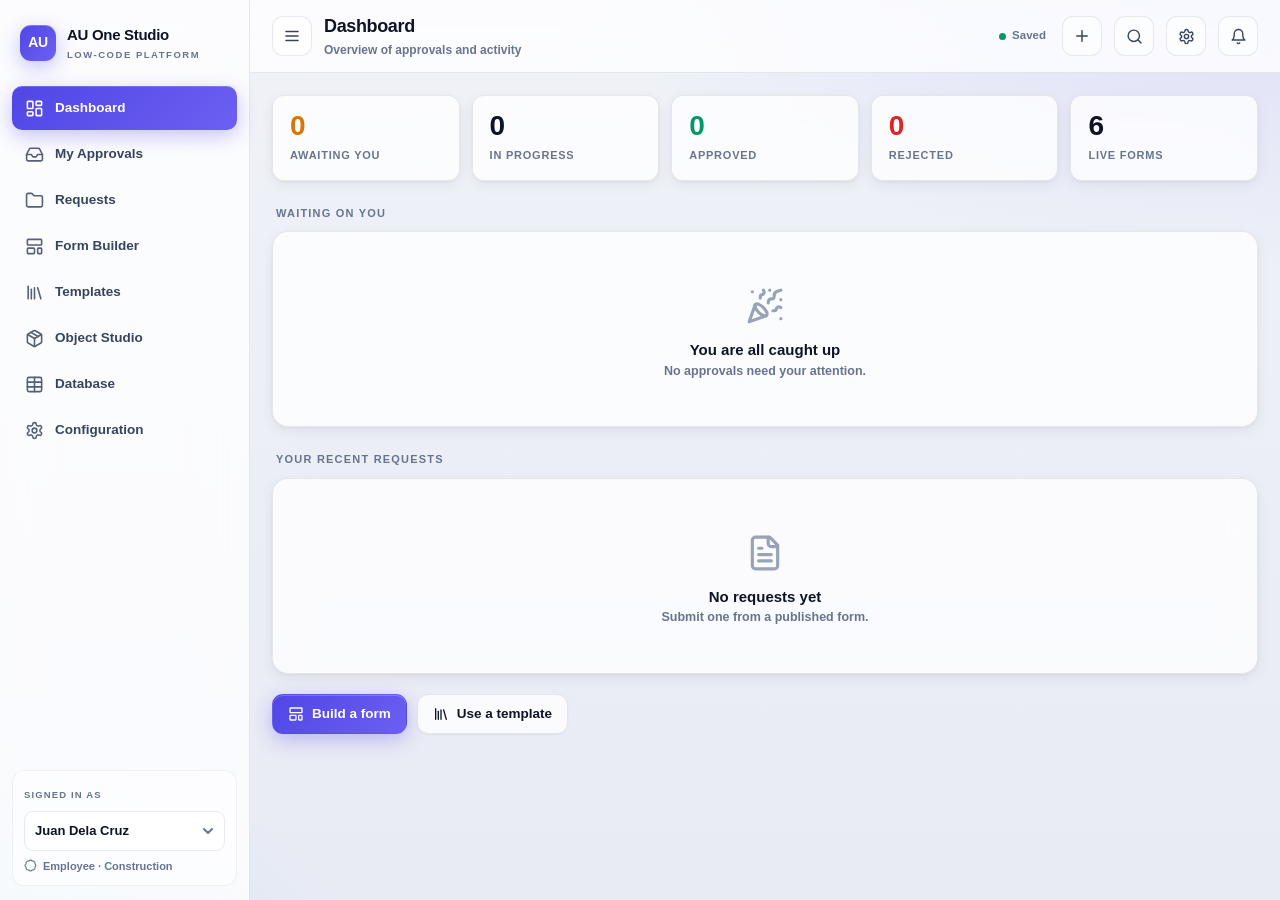
<file: au-one-studio/index.html>
<!DOCTYPE html>
<html lang="en">
<head>
<meta charset="UTF-8">
<meta name="viewport" content="width=device-width, initial-scale=1.0, viewport-fit=cover">
<title>AU One Studio</title>
  <link rel="stylesheet" href="assets/css/variables.css">
  <link rel="stylesheet" href="assets/css/base.css">
  <link rel="stylesheet" href="assets/css/layout.css">
  <link rel="stylesheet" href="assets/css/components.css">
  <link rel="stylesheet" href="assets/css/workflow.css">
  <link rel="stylesheet" href="assets/css/data-views.css">
  <link rel="stylesheet" href="assets/css/mobile.css">
  <link rel="stylesheet" href="assets/css/db-mobile.css">
</head>
<body>
<div class="app">
  <aside class="side" id="side"></aside>
  <div class="scrim" id="scrim" data-action="closeNav"></div>
  <div class="main">
    <div class="topbar">
      <button class="menu-btn iconbtn" data-action="openNav" id="menuBtn" aria-label="Open menu"></button>
      <div><h2 id="viewTitle">Dashboard</h2><div class="sub" id="viewSub"></div></div>
      <div class="sp"></div>
      <span class="save-status" id="saveStatus" aria-live="polite"></span>
      <button class="iconbtn hide-mobile" data-action="fab" id="quickCreateBtn" title="Quick create" aria-label="Quick create"></button>
      <button class="iconbtn" data-action="search" id="searchBtn" title="Search (Ctrl+K)" aria-label="Search"></button>
      <button class="iconbtn" data-action="cycleTheme" id="themeBtn" title="Theme" aria-label="Toggle theme"></button>
      <button class="bell iconbtn" data-action="notifs" id="bell" aria-label="Notifications"></button>
    </div>
    <div class="pull" id="pull"></div>
    <div class="content" id="content"></div>
  </div>
</div>
<button class="fab" id="fab" data-action="fab" aria-label="Create"></button>
<nav class="botnav" id="botnav"></nav>
<div id="modalRoot"></div>
<div class="toasts" id="toasts"></div>

  <script src="assets/js/core/utils.js"></script>
  <script src="assets/js/ui/chrome.js"></script>
  <script src="assets/js/core/event-bus.js"></script>
  <script src="assets/js/core/storage.js"></script>
  <script src="assets/js/core/config.js"></script>
  <script src="assets/js/engines/validation-engine.js"></script>
  <script src="assets/js/engines/form-engine.js"></script>
  <script src="assets/js/engines/ai-engine.js"></script>
  <script src="assets/js/engines/workflow-engine.js"></script>
  <script src="assets/js/engines/permission-engine.js"></script>
  <script src="assets/js/engines/approval-engine.js"></script>
  <script src="assets/js/engines/notification-engine.js"></script>
  <script src="assets/js/engines/plugin-engine.js"></script>
  <script src="assets/js/engines/db-schema-engine.js"></script>
  <script src="assets/js/engines/db-record-engine.js"></script>
  <script src="assets/js/engines/db-formula-engine.js"></script>
  <script src="assets/js/engines/db-relationship-engine.js"></script>
  <script src="assets/js/engines/db-query-engine.js"></script>
  <script src="assets/js/engines/db-permission-engine.js"></script>
  <script src="assets/js/engines/object-engine.js"></script>
  <script src="assets/js/engines/object-approval-engine.js"></script>
  <script src="assets/js/core/archiunite-seed.js"></script>
  <script src="assets/js/ui/app.js"></script>
  <script src="assets/js/ui/db-virtual-list.js"></script>
  <script src="assets/js/ui/db-views.js"></script>
  <script src="assets/js/builders/table-schema-editor.js"></script>
  <script src="assets/js/ui/db-tables.js"></script>
  <script src="assets/js/ui/db-records.js"></script>
  <script src="assets/js/ui/db-record-detail.js"></script>
  <script src="assets/js/ui/db-mobile.js"></script>
  <script src="assets/js/ui/dashboard.js"></script>
  <script src="assets/js/ui/data-views.js"></script>
  <script src="assets/js/ui/request-detail.js"></script>
  <script src="assets/js/builders/form-builder.js"></script>
  <script src="assets/js/builders/workflow-builder.js"></script>
  <script src="assets/js/builders/entity-settings.js"></script>
  <script src="assets/js/builders/form-settings.js"></script>
  <script src="assets/js/ui/object-studio.js"></script>
  <script src="assets/js/ui/templates.js"></script>
  <script src="assets/js/ui/settings.js"></script>
  <script src="assets/js/builders/submit-form.js"></script>
  <script src="assets/js/core/router.js"></script>
  <script src="assets/js/core/commands.js"></script>
  <script src="assets/js/core/main.js"></script>
</body>
</html>
</file>
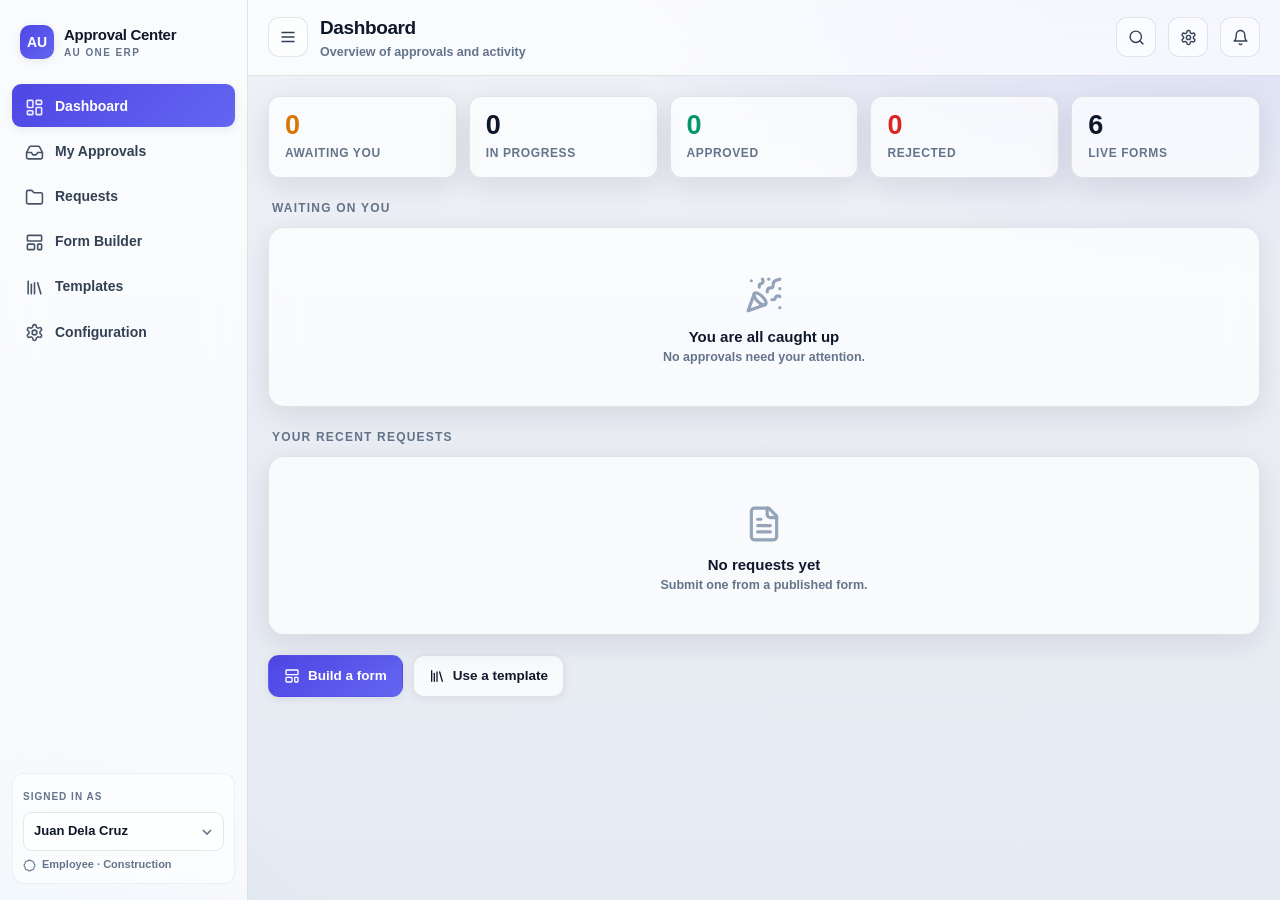
<file: approval-center.html>
<!DOCTYPE html>
<html lang="en">
<head>
<meta charset="UTF-8">
<meta name="viewport" content="width=device-width, initial-scale=1.0, viewport-fit=cover">
<title>Approval Center — AU One ERP</title>
<style>
/* ============================================================================
   AU ONE ERP · APPROVAL CENTER
   A single-file, dependency-free, configuration-driven approval workflow engine.
   Layers (all in one file, cleanly separated in <script>):
     Storage · Config · Forms · Workflow · Approval · Validation · Permission
     · Notification · UI. Storage is async so swapping localStorage -> Supabase
     is a body-only change (see Store.adapter).
   ========================================================================== */
:root{
  --bg:#eef1f6; --bg2:#e6eaf2;
  --glass:rgba(255,255,255,.72); --glass2:rgba(255,255,255,.55);
  --stroke:rgba(17,24,39,.10); --stroke2:rgba(17,24,39,.06);
  --ink:#0f172a; --ink2:#334155; --muted:#64748b; --muted2:#94a3b8;
  --brand:#4f46e5; --brand2:#6366f1; --brandS:#eef2ff;
  --ok:#059669; --okS:#ecfdf5; --warn:#d97706; --warnS:#fffbeb;
  --bad:#dc2626; --badS:#fef2f2; --info:#0284c7; --infoS:#eff6ff;
  --shadow:0 8px 30px rgba(15,23,42,.10); --shadow2:0 2px 10px rgba(15,23,42,.08);
  --r:16px; --r2:12px; --r3:9px;
}
@media (prefers-color-scheme: dark){
  :root:not([data-theme="light"]){
    --bg:#0b1120; --bg2:#0f172a;
    --glass:rgba(23,32,52,.72); --glass2:rgba(23,32,52,.5);
    --stroke:rgba(255,255,255,.10); --stroke2:rgba(255,255,255,.06);
    --ink:#f1f5f9; --ink2:#cbd5e1; --muted:#94a3b8; --muted2:#64748b;
    --brandS:#1e1b4b; --okS:#052e2b; --warnS:#2e2306; --badS:#3a0d0d; --infoS:#0b2540;
    --shadow:0 8px 30px rgba(0,0,0,.45); --shadow2:0 2px 10px rgba(0,0,0,.4);
  }
}
:root[data-theme="dark"]{
  --bg:#0b1120; --bg2:#0f172a;
  --glass:rgba(23,32,52,.72); --glass2:rgba(23,32,52,.5);
  --stroke:rgba(255,255,255,.10); --stroke2:rgba(255,255,255,.06);
  --ink:#f1f5f9; --ink2:#cbd5e1; --muted:#94a3b8; --muted2:#64748b;
  --brandS:#1e1b4b; --okS:#052e2b; --warnS:#2e2306; --badS:#3a0d0d; --infoS:#0b2540;
  --shadow:0 8px 30px rgba(0,0,0,.45); --shadow2:0 2px 10px rgba(0,0,0,.4);
}
html{transition:none}
body,.side,.topbar,.card,.btn,.inp,.modal{transition:background-color .25s ease,border-color .25s ease,color .2s ease}
*{box-sizing:border-box;-webkit-tap-highlight-color:transparent}
.lu{display:inline-block;vertical-align:middle;flex:none}
html,body{margin:0;padding:0;height:100%}
body{
  font-family:-apple-system,BlinkMacSystemFont,'Segoe UI',Roboto,Helvetica,Arial,sans-serif;
  color:var(--ink);background:
    radial-gradient(1200px 600px at 100% -10%,rgba(99,102,241,.18),transparent 60%),
    radial-gradient(900px 500px at -10% 110%,rgba(14,165,233,.14),transparent 55%),
    linear-gradient(180deg,var(--bg),var(--bg2));
  background-attachment:fixed;font-size:15px;line-height:1.45;
  -webkit-font-smoothing:antialiased;overscroll-behavior:none}
button,input,select,textarea{font:inherit;color:inherit}
button{cursor:pointer;border:0;background:none}
a{color:var(--brand);text-decoration:none}
::-webkit-scrollbar{width:9px;height:9px}
::-webkit-scrollbar-thumb{background:var(--muted2);border-radius:9px;border:2px solid transparent;background-clip:content-box}

/* ---- shell ---- */
.app{display:grid;grid-template-columns:248px 1fr;min-height:100dvh}
.side{position:sticky;top:0;height:100dvh;padding:16px 12px;display:flex;flex-direction:column;gap:6px;
  background:var(--glass);backdrop-filter:blur(20px) saturate(1.4);-webkit-backdrop-filter:blur(20px) saturate(1.4);
  border-right:1px solid var(--stroke)}
.logo{display:flex;align-items:center;gap:10px;padding:8px 8px 14px}
.logo .mark{width:34px;height:34px;border-radius:10px;background:linear-gradient(135deg,var(--brand),var(--brand2));
  color:#fff;display:grid;place-items:center;font-weight:800;font-size:14px;box-shadow:var(--shadow2)}
.logo h1{font-size:15px;margin:0;font-weight:800;letter-spacing:-.02em}
.logo small{display:block;font-size:10px;color:var(--muted);font-weight:600;letter-spacing:.14em;text-transform:uppercase}
.nav{display:flex;flex-direction:column;gap:2px;margin-top:4px}
.nav button{display:flex;align-items:center;gap:11px;padding:10px 12px;border-radius:var(--r3);color:var(--ink2);
  font-weight:600;font-size:14px;text-align:left;width:100%;transition:.15s}
.nav button .ic{width:20px;text-align:center;font-size:16px;opacity:.9}
.nav button:hover{background:var(--glass2)}
.nav button.on{background:linear-gradient(135deg,var(--brand),var(--brand2));color:#fff;box-shadow:var(--shadow2)}
.nav button .badge{margin-left:auto;background:var(--bad);color:#fff;font-size:11px;font-weight:800;
  min-width:19px;height:19px;border-radius:10px;display:grid;place-items:center;padding:0 5px}
.nav button.on .badge{background:rgba(255,255,255,.28)}
.side .who{margin-top:auto;padding:10px;border-radius:var(--r2);background:var(--glass2);border:1px solid var(--stroke2)}
.side .who label{font-size:10px;color:var(--muted);font-weight:700;text-transform:uppercase;letter-spacing:.1em}
.side .who select{width:100%;margin-top:6px;padding:9px 10px;border-radius:9px;border:1px solid var(--stroke);
  background:var(--glass);font-weight:600;font-size:13px;appearance:none;
  background-image:url("data:image/svg+xml;utf8,<svg xmlns='http://www.w3.org/2000/svg' width='12' height='12'><path d='M2 4l4 4 4-4' stroke='%2364748b' stroke-width='1.6' fill='none'/></svg>");
  background-repeat:no-repeat;background-position:right 10px center;padding-right:26px}
.side .who .role{font-size:11px;color:var(--muted);margin-top:6px;font-weight:600}

.main{min-width:0;display:flex;flex-direction:column}
.topbar{position:sticky;top:0;z-index:20;display:flex;align-items:center;gap:12px;padding:14px 20px;
  background:var(--glass);backdrop-filter:blur(20px) saturate(1.4);-webkit-backdrop-filter:blur(20px) saturate(1.4);
  border-bottom:1px solid var(--stroke)}
.topbar h2{margin:0;font-size:19px;font-weight:800;letter-spacing:-.02em}
.topbar .sub{color:var(--muted);font-size:12.5px;font-weight:600;margin-top:1px}
.topbar .sp{flex:1}
.bell{position:relative;width:40px;height:40px;border-radius:11px;background:var(--glass2);border:1px solid var(--stroke);
  display:grid;place-items:center;font-size:17px}
.bell .dot{position:absolute;top:7px;right:8px;width:9px;height:9px;border-radius:9px;background:var(--bad);border:2px solid var(--glass)}
.content{padding:20px;max-width:1180px;width:100%;margin:0 auto}
.menu-btn{display:none}
.scrim{position:fixed;inset:0;z-index:65;background:rgba(0,0,0,.35);display:none}
.scrim.open{display:block}

/* ---- primitives ---- */
.btn{display:inline-flex;align-items:center;gap:8px;padding:10px 15px;border-radius:11px;font-weight:700;font-size:13.5px;
  background:var(--glass);border:1px solid var(--stroke);color:var(--ink);transition:.15s;box-shadow:var(--shadow2)}
.btn:hover{transform:translateY(-1px)}
.btn.primary{background:linear-gradient(135deg,var(--brand),var(--brand2));color:#fff;border-color:transparent}
.btn.ok{background:var(--ok);color:#fff;border-color:transparent}
.btn.bad{background:var(--bad);color:#fff;border-color:transparent}
.btn.ghost{background:transparent;box-shadow:none}
.btn.sm{padding:7px 11px;font-size:12.5px;border-radius:9px}
.btn.block{width:100%;justify-content:center}
.chip{display:inline-flex;align-items:center;gap:6px;padding:4px 10px;border-radius:20px;font-size:11.5px;font-weight:700;
  background:var(--glass2);border:1px solid var(--stroke2);color:var(--ink2)}
.status{padding:3px 10px;border-radius:20px;font-size:11px;font-weight:800;text-transform:uppercase;letter-spacing:.03em}
.status.draft{background:var(--glass2);color:var(--muted)}
.status.published,.status.approved,.status.completed{background:var(--okS);color:var(--ok)}
.status.archived{background:var(--glass2);color:var(--muted2)}
.status.pending,.status.inprogress{background:var(--warnS);color:var(--warn)}
.status.rejected,.status.cancelled{background:var(--badS);color:var(--bad)}
.status.returned,.status.revision{background:var(--infoS);color:var(--info)}
.card{background:var(--glass);border:1px solid var(--stroke);border-radius:var(--r);box-shadow:var(--shadow);
  backdrop-filter:blur(16px) saturate(1.3);-webkit-backdrop-filter:blur(16px) saturate(1.3)}
.pad{padding:18px}
.grid{display:grid;gap:14px}
.cols{grid-template-columns:repeat(auto-fill,minmax(260px,1fr))}
.row{display:flex;align-items:center;gap:10px}
.wrap{flex-wrap:wrap}
.sp{flex:1}
.muted{color:var(--muted)}
.small{font-size:12.5px}
.tiny{font-size:11px}
.sectitle{font-size:12px;font-weight:800;color:var(--muted);text-transform:uppercase;letter-spacing:.1em;margin:22px 4px 10px}
.empty{text-align:center;color:var(--muted);padding:40px 20px;font-weight:600}
.empty .big{font-size:34px;margin-bottom:8px}
.kpis{display:grid;grid-template-columns:repeat(auto-fit,minmax(150px,1fr));gap:12px}
.kpi{padding:15px 16px;border-radius:var(--r2)}
.kpi .n{font-size:27px;font-weight:800;letter-spacing:-.02em;line-height:1}
.kpi .l{font-size:12px;color:var(--muted);font-weight:700;margin-top:6px;text-transform:uppercase;letter-spacing:.05em}

.field{display:flex;flex-direction:column;gap:6px;margin-bottom:13px}
.field>label{font-size:12px;font-weight:700;color:var(--ink2)}
.field .req{color:var(--bad)}
.field .help{font-size:11.5px;color:var(--muted);font-weight:500}
.inp{width:100%;padding:11px 12px;border-radius:11px;border:1px solid var(--stroke);background:var(--glass);
  font-size:14.5px;transition:.15s;font-weight:500}
.inp:focus{outline:none;border-color:var(--brand);box-shadow:0 0 0 3px rgba(79,70,229,.16)}
select.inp{appearance:none;padding-right:30px;font-weight:600;
  background-image:url("data:image/svg+xml;utf8,<svg xmlns='http://www.w3.org/2000/svg' width='12' height='12'><path d='M2 4l4 4 4-4' stroke='%2364748b' stroke-width='1.6' fill='none'/></svg>");
  background-repeat:no-repeat;background-position:right 11px center}
textarea.inp{min-height:84px;resize:vertical;font-family:inherit}
.inp.err{border-color:var(--bad);box-shadow:0 0 0 3px rgba(220,38,38,.14)}
.errmsg{color:var(--bad);font-size:11.5px;font-weight:600}
.f2{display:grid;grid-template-columns:1fr 1fr;gap:12px}
.half{grid-column:span 1}.full{grid-column:1/-1}
.toggle{display:inline-flex;background:var(--glass2);border:1px solid var(--stroke);border-radius:11px;padding:3px}
.toggle button{padding:8px 13px;border-radius:8px;font-weight:700;font-size:13px;color:var(--muted)}
.toggle button.on{background:linear-gradient(135deg,var(--brand),var(--brand2));color:#fff}
.opt-row{display:flex;align-items:center;gap:8px;margin-bottom:7px}
.checkline{display:flex;align-items:center;gap:9px;padding:9px 11px;border:1px solid var(--stroke);border-radius:10px;
  background:var(--glass);margin-bottom:7px;font-weight:600;cursor:pointer}
.checkline input{width:18px;height:18px;accent-color:var(--brand)}
.stars{display:flex;gap:4px;font-size:26px;color:var(--muted2)}
.stars .on{color:#f59e0b}
.sig{border:1px dashed var(--stroke);border-radius:12px;background:var(--glass);touch-action:none;width:100%;height:150px;display:block}

/* ---- form card grid ---- */
.formcard{cursor:pointer;transition:.18s;overflow:hidden;position:relative}
.formcard:hover{transform:translateY(-3px);box-shadow:0 16px 40px rgba(15,23,42,.16)}
.formcard .bar{height:6px}
.formcard .body{padding:16px}
.formcard .icon{width:44px;height:44px;border-radius:12px;display:grid;place-items:center;font-size:22px;color:#fff;box-shadow:var(--shadow2)}
.formcard h3{margin:12px 0 4px;font-size:16px;font-weight:800;letter-spacing:-.01em}
.formcard .meta{display:flex;gap:6px;flex-wrap:wrap;margin-top:10px}

/* ---- builder ---- */
.builder{display:grid;grid-template-columns:230px 1fr 300px;gap:16px;align-items:start}
.palette{position:sticky;top:78px}
.pal-cat{font-size:10.5px;font-weight:800;color:var(--muted);text-transform:uppercase;letter-spacing:.09em;margin:12px 4px 7px}
.pal-item{display:flex;align-items:center;gap:9px;padding:9px 10px;border-radius:10px;border:1px solid var(--stroke);
  background:var(--glass);margin-bottom:6px;font-weight:600;font-size:12.5px;transition:.12s;user-select:none}
.pal-item:hover{border-color:var(--brand);transform:translateX(2px)}
.pal-item .ic{font-size:15px;width:20px;text-align:center}
.canvas{min-height:320px;border-radius:var(--r);border:1.5px dashed var(--stroke);padding:14px;background:var(--glass2)}
.canvas.drop{border-color:var(--brand);background:var(--brandS)}
.fitem{background:var(--glass);border:1px solid var(--stroke);border-radius:12px;padding:12px 12px 12px 40px;
  margin-bottom:10px;position:relative;box-shadow:var(--shadow2)}
.fitem.sel{border-color:var(--brand);box-shadow:0 0 0 3px rgba(79,70,229,.15)}
.fitem.layout{background:var(--glass2);border-style:dashed}
.fitem .handle{position:absolute;left:8px;top:0;bottom:0;width:26px;display:flex;flex-direction:column;
  align-items:center;justify-content:center;color:var(--muted2);cursor:grab;font-size:15px;touch-action:none}
.fitem.dragging{opacity:.5}
.fitem .fh{display:flex;align-items:center;gap:8px}
.fitem .fh .t{font-weight:700;font-size:13.5px}
.fitem .fh .ty{font-size:10.5px;color:var(--muted);font-weight:700;background:var(--glass2);padding:2px 7px;border-radius:6px}
.fitem .acts{margin-left:auto;display:flex;gap:4px}
.fitem .acts button{width:28px;height:28px;border-radius:8px;background:var(--glass2);border:1px solid var(--stroke2);
  display:grid;place-items:center;font-size:13px;color:var(--ink2)}
.fitem .acts button:hover{background:var(--brandS);color:var(--brand)}
.fitem .prev{margin-top:9px}
.inspector{position:sticky;top:78px}
.drophint{text-align:center;color:var(--muted);padding:34px 10px;font-weight:600;font-size:13px}

/* ---- workflow ---- */
.wf-step{display:flex;align-items:stretch;gap:12px;margin-bottom:8px}
.wf-step .num{width:34px;flex:none;display:flex;flex-direction:column;align-items:center}
.wf-step .num .dot{width:30px;height:30px;border-radius:50%;background:linear-gradient(135deg,var(--brand),var(--brand2));
  color:#fff;display:grid;place-items:center;font-weight:800;font-size:13px;box-shadow:var(--shadow2)}
.wf-step .num .line{flex:1;width:2px;background:var(--stroke);margin:4px 0}
.wf-step .box{flex:1;background:var(--glass);border:1px solid var(--stroke);border-radius:12px;padding:12px}
.wf-cond{margin-top:9px;padding:10px;border-radius:10px;background:var(--glass2);border:1px dashed var(--stroke)}

/* ---- request timeline ---- */
.tl{position:relative;padding-left:26px}
.tl:before{content:"";position:absolute;left:9px;top:4px;bottom:4px;width:2px;background:var(--stroke)}
.tl .ev{position:relative;margin-bottom:16px}
.tl .ev .mk{position:absolute;left:-26px;top:1px;width:20px;height:20px;border-radius:50%;background:var(--glass);
  border:2px solid var(--muted2);display:grid;place-items:center;font-size:10px}
.tl .ev.ok .mk{border-color:var(--ok);color:var(--ok)}
.tl .ev.bad .mk{border-color:var(--bad);color:var(--bad)}
.tl .ev.info .mk{border-color:var(--info);color:var(--info)}
.tl .ev .t{font-weight:700;font-size:13.5px}
.tl .ev .m{font-size:12.5px;color:var(--muted);font-weight:600}
.tl .ev .c{margin-top:5px;font-size:13px;background:var(--glass2);border:1px solid var(--stroke2);border-radius:10px;padding:8px 10px}

/* ---- modal / toast ---- */
.overlay{position:fixed;inset:0;z-index:60;background:rgba(15,23,42,.42);backdrop-filter:blur(4px);
  display:flex;align-items:flex-end;justify-content:center;padding:0}
@media(min-width:720px){.overlay{align-items:center;padding:24px}}
.modal{background:var(--glass);border:1px solid var(--stroke);border-radius:20px 20px 0 0;box-shadow:var(--shadow);
  width:100%;max-width:640px;max-height:92dvh;overflow:auto;backdrop-filter:blur(24px) saturate(1.4);
  -webkit-backdrop-filter:blur(24px) saturate(1.4)}
@media(min-width:720px){.modal{border-radius:20px}}
.modal .mh{position:sticky;top:0;background:var(--glass);border-bottom:1px solid var(--stroke);padding:16px 18px;
  display:flex;align-items:center;gap:10px;z-index:2;backdrop-filter:blur(20px)}
.modal .mh h3{margin:0;font-size:17px;font-weight:800}
.modal .mb{padding:18px}
.modal .mf{position:sticky;bottom:0;background:var(--glass);border-top:1px solid var(--stroke);padding:14px 18px;
  display:flex;gap:10px;justify-content:flex-end;backdrop-filter:blur(20px)}
.x{margin-left:auto;width:34px;height:34px;border-radius:10px;background:var(--glass2);display:grid;place-items:center;font-size:17px}
.toasts{position:fixed;top:14px;right:14px;z-index:80;display:flex;flex-direction:column;gap:8px;max-width:calc(100vw - 28px)}
.toast{background:var(--glass);border:1px solid var(--stroke);border-left:4px solid var(--brand);border-radius:12px;
  padding:11px 14px;box-shadow:var(--shadow);font-weight:600;font-size:13.5px;animation:slidein .25s ease;backdrop-filter:blur(20px)}
.toast.ok{border-left-color:var(--ok)}.toast.bad{border-left-color:var(--bad)}.toast.warn{border-left-color:var(--warn)}
@keyframes slidein{from{opacity:0;transform:translateX(20px)}to{opacity:1;transform:none}}

.code-vis{font-family:ui-monospace,Menlo,Consolas,monospace;background:var(--ink);color:#fff;border-radius:10px;
  padding:12px;text-align:center;font-weight:700;letter-spacing:2px;word-break:break-all}
.barcode{display:flex;gap:1px;height:56px;align-items:stretch;justify-content:center;margin-bottom:6px}
.barcode i{display:block}
.rt-table{width:100%;border-collapse:collapse;font-size:13px}
.rt-table th,.rt-table td{border:1px solid var(--stroke2);padding:6px 8px;text-align:left}
.rt-table th{background:var(--glass2);font-size:11px;text-transform:uppercase;letter-spacing:.04em;color:var(--muted)}
.mono{font-family:ui-monospace,Menlo,Consolas,monospace}

/* ---- icon button (topbar cluster) ---- */
.iconbtn{width:40px;height:40px;border-radius:11px;background:var(--glass2);border:1px solid var(--stroke);
  display:grid;place-items:center;color:var(--ink2);transition:.15s}
.iconbtn:hover{color:var(--brand);border-color:var(--brand)}
.iconbtn:active{transform:scale(.94)}

/* ---- data-engine view toolbar ---- */
.viewbar{display:flex;align-items:center;gap:8px;flex-wrap:wrap;margin-bottom:14px}
.segmented{display:inline-flex;background:var(--glass2);border:1px solid var(--stroke);border-radius:11px;padding:3px;gap:2px}
.segmented button{display:inline-flex;align-items:center;gap:6px;padding:7px 11px;border-radius:8px;font-weight:700;font-size:12.5px;color:var(--muted)}
.segmented button.on{background:var(--glass);color:var(--brand);box-shadow:var(--shadow2)}
.kanban{display:grid;grid-auto-flow:column;grid-auto-columns:minmax(260px,1fr);gap:12px;overflow-x:auto;padding-bottom:8px;scroll-snap-type:x proximity}
.kcol{background:var(--glass2);border:1px solid var(--stroke2);border-radius:var(--r);padding:10px;min-height:120px;scroll-snap-align:start}
.kcol .kh{display:flex;align-items:center;gap:8px;font-weight:800;font-size:12.5px;text-transform:uppercase;letter-spacing:.05em;margin-bottom:10px;padding:0 2px}
.kcol .kh .cnt{margin-left:auto;background:var(--glass);border:1px solid var(--stroke2);border-radius:20px;padding:1px 8px;font-size:11px}
.dtable{width:100%;border-collapse:separate;border-spacing:0;font-size:13.5px;background:var(--glass);border:1px solid var(--stroke);border-radius:var(--r);overflow:hidden}
.dtable th,.dtable td{padding:11px 13px;text-align:left;border-bottom:1px solid var(--stroke2);white-space:nowrap}
.dtable th{background:var(--glass2);font-size:11px;text-transform:uppercase;letter-spacing:.05em;color:var(--muted);font-weight:800;position:sticky;top:0;cursor:pointer}
.dtable tr:last-child td{border-bottom:0}
.dtable tbody tr{cursor:pointer;transition:.12s}
.dtable tbody tr:hover{background:var(--glass2)}
.tablewrap{overflow-x:auto;border-radius:var(--r)}
.cal{display:grid;grid-template-columns:repeat(7,1fr);gap:6px}
.cal .cd{min-height:74px;background:var(--glass);border:1px solid var(--stroke2);border-radius:10px;padding:6px;font-size:11px}
.cal .cd .dn{font-weight:800;color:var(--muted)}
.cal .dot2{display:block;font-size:10px;font-weight:700;background:var(--brandS);color:var(--brand);border-radius:6px;padding:2px 5px;margin-top:3px;overflow:hidden;text-overflow:ellipsis;white-space:nowrap}
.cal .head{font-size:10px;font-weight:800;text-transform:uppercase;color:var(--muted);text-align:center;padding:4px 0}

/* ---- skeleton loading ---- */
.skel{position:relative;overflow:hidden;background:var(--glass2);border-radius:12px}
.skel::after{content:"";position:absolute;inset:0;background:linear-gradient(90deg,transparent,rgba(255,255,255,.25),transparent);animation:shine 1.2s infinite}
@keyframes shine{to{transform:translateX(100%)}}
.skel-card{height:150px;margin-bottom:12px}

/* ---- FAB + bottom nav (mobile) ---- */
.fab{display:none;position:fixed;right:16px;bottom:calc(72px + env(safe-area-inset-bottom));z-index:48;
  width:58px;height:58px;border-radius:19px;background:linear-gradient(135deg,var(--brand),var(--brand2));color:#fff;
  box-shadow:0 10px 26px rgba(79,70,229,.5);place-items:center;transition:.15s}
.fab:active{transform:scale(.92)}
.botnav{display:none;position:fixed;left:0;right:0;bottom:0;z-index:50;padding:8px 6px calc(8px + env(safe-area-inset-bottom));
  background:var(--glass);border-top:1px solid var(--stroke);backdrop-filter:blur(20px) saturate(1.4);
  -webkit-backdrop-filter:blur(20px) saturate(1.4);grid-template-columns:repeat(5,1fr)}
.botnav button{display:flex;flex-direction:column;align-items:center;gap:3px;padding:6px 2px;border-radius:12px;color:var(--muted);font-size:10px;font-weight:700;position:relative}
.botnav button.on{color:var(--brand)}
.botnav button.on .lu{transform:translateY(-1px)}
.botnav button .nb{position:absolute;top:2px;right:calc(50% - 20px);background:var(--bad);color:#fff;font-size:9px;font-weight:800;min-width:16px;height:16px;border-radius:9px;display:grid;place-items:center;padding:0 4px}
.pull{height:0;overflow:hidden;display:flex;align-items:center;justify-content:center;color:var(--muted);font-size:12px;font-weight:600;transition:height .15s}

/* ---- mobile ---- */
@media(max-width:960px){
  .builder{grid-template-columns:1fr}
  .palette,.inspector{position:static}
}
@media(max-width:820px){
  .app{grid-template-columns:1fr}
  .side{position:fixed;z-index:70;left:0;top:0;width:280px;transform:translateX(-102%);transition:transform .28s cubic-bezier(.4,0,.2,1);box-shadow:var(--shadow)}
  .side.open{transform:none}
  .menu-btn{display:none}
  .scrim{position:fixed;inset:0;z-index:65;background:rgba(0,0,0,.4);display:none}
  .scrim.open{display:block;animation:fadein .2s}
  .content{padding:14px 14px calc(88px + env(safe-area-inset-bottom))}
  .f2{grid-template-columns:1fr}
  .topbar h2{font-size:17px}
  .topbar{padding:12px 14px}
  .fab{display:grid}
  .botnav{display:grid}
  /* bottom-sheet modals with drag handle & big touch targets */
  .overlay{align-items:flex-end;padding:0}
  .modal{border-radius:22px 22px 0 0;max-height:90dvh;animation:sheetup .3s cubic-bezier(.4,0,.2,1)}
  .modal .mh{padding-top:20px}
  .modal .mh::before{content:"";position:absolute;top:7px;left:50%;transform:translateX(-50%);width:38px;height:4px;border-radius:4px;background:var(--muted2);opacity:.5}
  .btn{padding:12px 16px}
  .btn.sm{padding:9px 12px}
  .inp{padding:12px 13px;font-size:16px}
  .checkline{padding:12px}
  .mf .btn{flex:1;justify-content:center}
  .kanban{grid-auto-columns:82%}
}
@keyframes fadein{from{opacity:0}to{opacity:1}}
@keyframes sheetup{from{transform:translateY(100%)}to{transform:none}}
@media(min-width:821px){.hide-desktop{display:none!important}}
@media(max-width:560px){.hide-sm{display:none!important}}
</style>
</head>
<body>
<div class="app">
  <aside class="side" id="side"></aside>
  <div class="scrim" id="scrim" data-action="closeNav"></div>
  <div class="main">
    <div class="topbar">
      <button class="menu-btn iconbtn" data-action="openNav" id="menuBtn"></button>
      <div><h2 id="viewTitle">Dashboard</h2><div class="sub" id="viewSub"></div></div>
      <div class="sp"></div>
      <button class="iconbtn" data-action="search" id="searchBtn" title="Search (Ctrl+K)"></button>
      <button class="iconbtn" data-action="cycleTheme" id="themeBtn" title="Theme"></button>
      <button class="bell iconbtn" data-action="notifs" id="bell"></button>
    </div>
    <div class="pull" id="pull"></div>
    <div class="content" id="content"></div>
  </div>
</div>
<button class="fab" id="fab" data-action="fab" aria-label="Create"></button>
<nav class="botnav" id="botnav"></nav>
<div id="modalRoot"></div>
<div class="toasts" id="toasts"></div>

<script>
"use strict";
/* ============================================================================
   0 · UTILITIES
   ========================================================================== */
const $  = (s,r=document)=>r.querySelector(s);
const $$ = (s,r=document)=>[...r.querySelectorAll(s)];
const uid = (p='id')=>p+'_'+Date.now().toString(36)+Math.random().toString(36).slice(2,7);
const esc = s=>String(s??'').replace(/[&<>"']/g,c=>({'&':'&amp;','<':'&lt;','>':'&gt;','"':'&quot;',"'":'&#39;'}[c]));
const peso = n=>'₱'+(Math.round((+n||0)*100)/100).toLocaleString('en-PH',{minimumFractionDigits:0,maximumFractionDigits:2});
const num  = v=>{const n=parseFloat(v);return isNaN(n)?0:n;};
const fmtDate=ts=>ts?new Date(ts).toLocaleDateString('en-PH',{year:'numeric',month:'short',day:'numeric'}):'';
const fmtDT =ts=>ts?new Date(ts).toLocaleString('en-PH',{month:'short',day:'numeric',hour:'2-digit',minute:'2-digit'}):'';
const ago = ts=>{if(!ts)return'';const s=(Date.now()-ts)/1000;
  if(s<60)return'just now';if(s<3600)return Math.floor(s/60)+'m ago';if(s<86400)return Math.floor(s/3600)+'h ago';
  if(s<604800)return Math.floor(s/86400)+'d ago';return fmtDate(ts);};
const clone=o=>JSON.parse(JSON.stringify(o));
function setPath(obj,path,val){const p=path.split('.');let o=obj;for(let i=0;i<p.length-1;i++){if(o[p[i]]==null)o[p[i]]={};o=o[p[i]];}o[p[p.length-1]]=val;}
function getPath(obj,path){return path.split('.').reduce((o,k)=>o==null?undefined:o[k],obj);}

/* ---- Icon system: inlined Lucide (lucide.dev, ISC/MIT). No external deps. ---- */
const ICONS={
  'layout-dashboard':'<rect width="7" height="9" x="3" y="3" rx="1"/><rect width="7" height="5" x="14" y="3" rx="1"/><rect width="7" height="9" x="14" y="12" rx="1"/><rect width="7" height="5" x="3" y="16" rx="1"/>',
  inbox:'<polyline points="22 12 16 12 14 15 10 15 8 12 2 12"/><path d="M5.45 5.11 2 12v6a2 2 0 0 0 2 2h16a2 2 0 0 0 2-2v-6l-3.45-6.89A2 2 0 0 0 16.76 4H7.24a2 2 0 0 0-1.79 1.11z"/>',
  folder:'<path d="M20 20a2 2 0 0 0 2-2V8a2 2 0 0 0-2-2h-7.9a2 2 0 0 1-1.69-.9L9.6 3.9A2 2 0 0 0 7.93 3H4a2 2 0 0 0-2 2v13a2 2 0 0 0 2 2Z"/>',
  'layout-template':'<rect width="18" height="7" x="3" y="3" rx="1"/><rect width="9" height="7" x="3" y="14" rx="1"/><rect width="5" height="7" x="16" y="14" rx="1"/>',
  library:'<path d="m16 6 4 14"/><path d="M12 6v14"/><path d="M8 8v12"/><path d="M4 4v16"/>',
  settings:'<path d="M12.22 2h-.44a2 2 0 0 0-2 2v.18a2 2 0 0 1-1 1.73l-.43.25a2 2 0 0 1-2 0l-.15-.08a2 2 0 0 0-2.73.73l-.22.38a2 2 0 0 0 .73 2.73l.15.1a2 2 0 0 1 1 1.72v.51a2 2 0 0 1-1 1.74l-.15.09a2 2 0 0 0-.73 2.73l.22.38a2 2 0 0 0 2.73.73l.15-.08a2 2 0 0 1 2 0l.43.25a2 2 0 0 1 1 1.73V20a2 2 0 0 0 2 2h.44a2 2 0 0 0 2-2v-.18a2 2 0 0 1 1-1.73l.43-.25a2 2 0 0 1 2 0l.15.08a2 2 0 0 0 2.73-.73l.22-.39a2 2 0 0 0-.73-2.73l-.15-.08a2 2 0 0 1-1-1.74v-.5a2 2 0 0 1 1-1.74l.15-.09a2 2 0 0 0 .73-2.73l-.22-.38a2 2 0 0 0-2.73-.73l-.15.08a2 2 0 0 1-2 0l-.43-.25a2 2 0 0 1-1-1.73V4a2 2 0 0 0-2-2z"/><circle cx="12" cy="12" r="3"/>',
  type:'<polyline points="4 7 4 4 20 4 20 7"/><line x1="9" x2="15" y1="20" y2="20"/><line x1="12" x2="12" y1="4" y2="20"/>',
  'align-left':'<line x1="21" x2="3" y1="6" y2="6"/><line x1="15" x2="3" y1="12" y2="12"/><line x1="17" x2="3" y1="18" y2="18"/>',
  hash:'<line x1="4" x2="20" y1="9" y2="9"/><line x1="4" x2="20" y1="15" y2="15"/><line x1="10" x2="8" y1="3" y2="21"/><line x1="16" x2="14" y1="3" y2="21"/>',
  banknote:'<rect width="20" height="12" x="2" y="6" rx="2"/><circle cx="12" cy="12" r="2"/><path d="M6 12h.01M18 12h.01"/>',
  calendar:'<path d="M8 2v4"/><path d="M16 2v4"/><rect width="18" height="18" x="3" y="4" rx="2"/><path d="M3 10h18"/>',
  'calendar-days':'<path d="M8 2v4"/><path d="M16 2v4"/><rect width="18" height="18" x="3" y="4" rx="2"/><path d="M3 10h18"/><path d="M8 14h.01"/><path d="M12 14h.01"/><path d="M16 14h.01"/><path d="M8 18h.01"/><path d="M12 18h.01"/><path d="M16 18h.01"/>',
  clock:'<circle cx="12" cy="12" r="10"/><polyline points="12 6 12 12 16 14"/>',
  mail:'<rect width="20" height="16" x="2" y="4" rx="2"/><path d="m22 7-8.97 5.7a1.94 1.94 0 0 1-2.06 0L2 7"/>',
  smartphone:'<rect width="14" height="20" x="5" y="2" rx="2" ry="2"/><path d="M12 18h.01"/>',
  list:'<line x1="8" x2="21" y1="6" y2="6"/><line x1="8" x2="21" y1="12" y2="12"/><line x1="8" x2="21" y1="18" y2="18"/><line x1="3" x2="3.01" y1="6" y2="6"/><line x1="3" x2="3.01" y1="12" y2="12"/><line x1="3" x2="3.01" y1="18" y2="18"/>',
  'circle-dot':'<circle cx="12" cy="12" r="10"/><circle cx="12" cy="12" r="1"/>',
  'square-check':'<rect width="18" height="18" x="3" y="3" rx="2"/><path d="m9 12 2 2 4-4"/>',
  'list-checks':'<path d="m3 17 2 2 4-4"/><path d="m3 7 2 2 4-4"/><path d="M13 6h8"/><path d="M13 12h8"/><path d="M13 18h8"/>',
  'toggle-left':'<rect width="20" height="12" x="2" y="6" rx="6" ry="6"/><circle cx="8" cy="12" r="2"/>',
  star:'<polygon points="12 2 15.09 8.26 22 9.27 17 14.14 18.18 21.02 12 17.77 5.82 21.02 7 14.14 2 9.27 8.91 8.26 12 2"/>',
  'pen-tool':'<path d="M15.707 21.293a1 1 0 0 1-1.414 0l-1.586-1.586a1 1 0 0 1 0-1.414l5.586-5.586a1 1 0 0 1 1.414 0l1.586 1.586a1 1 0 0 1 0 1.414z"/><path d="m18 13-1.375-6.874a1 1 0 0 0-.746-.776L3.235 2.028a1 1 0 0 0-1.207 1.207L5.35 15.879a1 1 0 0 0 .776.746L13 18"/><path d="m2.3 2.3 7.286 7.286"/><circle cx="11" cy="11" r="2"/>',
  'map-pin':'<path d="M20 10c0 6-8 12-8 12s-8-6-8-12a8 8 0 0 1 16 0Z"/><circle cx="12" cy="10" r="3"/>',
  'qr-code':'<rect width="5" height="5" x="3" y="3" rx="1"/><rect width="5" height="5" x="16" y="3" rx="1"/><rect width="5" height="5" x="3" y="16" rx="1"/><path d="M21 16h-3a2 2 0 0 0-2 2v3"/><path d="M21 21v.01"/><path d="M12 7v3a2 2 0 0 1-2 2H7"/><path d="M3 12h.01"/><path d="M12 3h.01"/><path d="M12 16v.01"/><path d="M16 12h1"/><path d="M21 12v.01"/><path d="M12 21v-1"/>',
  barcode:'<path d="M3 5v14"/><path d="M8 5v14"/><path d="M12 5v14"/><path d="M17 5v14"/><path d="M21 5v14"/>',
  image:'<rect width="18" height="18" x="3" y="3" rx="2" ry="2"/><circle cx="9" cy="9" r="2"/><path d="m21 15-3.086-3.086a2 2 0 0 0-2.828 0L6 21"/>',
  paperclip:'<path d="m21.44 11.05-9.19 9.19a6 6 0 0 1-8.49-8.49l8.57-8.57A4 4 0 1 1 18 8.84l-8.59 8.57a2 2 0 0 1-2.83-2.83l8.49-8.48"/>',
  table:'<path d="M12 3v18"/><rect width="18" height="18" x="3" y="3" rx="2"/><path d="M3 9h18"/><path d="M3 15h18"/>',
  user:'<path d="M19 21v-2a4 4 0 0 0-4-4H9a4 4 0 0 0-4 4v2"/><circle cx="12" cy="7" r="4"/>',
  'hard-hat':'<path d="M2 18a1 1 0 0 0 1 1h18a1 1 0 0 0 1-1v-2a1 1 0 0 0-1-1H3a1 1 0 0 0-1 1z"/><path d="M10 10V5a1 1 0 0 1 1-1h2a1 1 0 0 1 1 1v5"/><path d="M4 15v-3a6 6 0 0 1 6-6"/><path d="M14 6a6 6 0 0 1 6 6v3"/>',
  'building-2':'<path d="M6 22V4a2 2 0 0 1 2-2h8a2 2 0 0 1 2 2v18Z"/><path d="M6 12H4a2 2 0 0 0-2 2v6a2 2 0 0 0 2 2h2"/><path d="M18 9h2a2 2 0 0 1 2 2v9a2 2 0 0 1-2 2h-2"/><path d="M10 6h4"/><path d="M10 10h4"/><path d="M10 14h4"/><path d="M10 18h4"/>',
  shield:'<path d="M20 13c0 5-3.5 7.5-7.66 8.95a1 1 0 0 1-.67-.01C7.5 20.5 4 18 4 13V6a1 1 0 0 1 1-1c2 0 4.5-1.2 6.24-2.72a1.17 1.17 0 0 1 1.52 0C14.51 3.81 17 5 19 5a1 1 0 0 1 1 1z"/>',
  'shield-check':'<path d="M20 13c0 5-3.5 7.5-7.66 8.95a1 1 0 0 1-.67-.01C7.5 20.5 4 18 4 13V6a1 1 0 0 1 1-1c2 0 4.5-1.2 6.24-2.72a1.17 1.17 0 0 1 1.52 0C14.51 3.81 17 5 19 5a1 1 0 0 1 1 1z"/><path d="m9 12 2 2 4-4"/>',
  search:'<circle cx="11" cy="11" r="8"/><path d="m21 21-4.3-4.3"/>',
  calculator:'<rect width="16" height="20" x="4" y="2" rx="2"/><line x1="8" x2="16" y1="6" y2="6"/><line x1="16" x2="16" y1="14" y2="18"/><path d="M16 10h.01"/><path d="M12 10h.01"/><path d="M8 10h.01"/><path d="M12 14h.01"/><path d="M8 14h.01"/><path d="M12 18h.01"/><path d="M8 18h.01"/>',
  sigma:'<path d="M18 7V5a1 1 0 0 0-1-1H6.5a.5.5 0 0 0-.4.8l4.5 6a2 2 0 0 1 0 2.4l-4.5 6a.5.5 0 0 0 .4.8H17a1 1 0 0 0 1-1v-2"/>',
  'eye-off':'<path d="M9.88 9.88a3 3 0 1 0 4.24 4.24"/><path d="M10.73 5.08A10.43 10.43 0 0 1 12 5c7 0 10 7 10 7a13.16 13.16 0 0 1-1.67 2.68"/><path d="M6.61 6.61A13.526 13.526 0 0 0 2 12s3 7 10 7a9.74 9.74 0 0 0 5.39-1.61"/><line x1="2" x2="22" y1="2" y2="22"/>',
  minus:'<path d="M5 12h14"/>',
  heading:'<path d="M6 12h12"/><path d="M6 20V4"/><path d="M18 20V4"/>',
  text:'<path d="M17 6.1H3"/><path d="M21 12.1H3"/><path d="M15.1 18H3"/>',
  check:'<path d="M20 6 9 17l-5-5"/>',
  x:'<path d="M18 6 6 18"/><path d="m6 6 12 12"/>',
  'corner-up-left':'<polyline points="9 14 4 9 9 4"/><path d="M20 20v-7a4 4 0 0 0-4-4H4"/>',
  pencil:'<path d="M17 3a2.85 2.83 0 1 1 4 4L7.5 20.5 2 22l1.5-5.5Z"/><path d="m15 5 4 4"/>',
  'message-square':'<path d="M21 15a2 2 0 0 1-2 2H7l-4 4V5a2 2 0 0 1 2-2h14a2 2 0 0 1 2 2z"/>',
  share:'<path d="M4 12v8a2 2 0 0 0 2 2h12a2 2 0 0 0 2-2v-8"/><polyline points="16 6 12 2 8 6"/><line x1="12" x2="12" y1="2" y2="15"/>',
  forward:'<polyline points="15 17 20 12 15 7"/><path d="M4 18v-2a4 4 0 0 1 4-4h12"/>',
  'arrow-up':'<path d="m5 12 7-7 7 7"/><path d="M12 19V5"/>',
  ban:'<circle cx="12" cy="12" r="10"/><path d="m4.9 4.9 14.2 14.2"/>',
  ellipsis:'<circle cx="12" cy="12" r="1"/><circle cx="19" cy="12" r="1"/><circle cx="5" cy="12" r="1"/>',
  copy:'<rect width="14" height="14" x="8" y="8" rx="2" ry="2"/><path d="M4 16c-1.1 0-2-.9-2-2V4c0-1.1.9-2 2-2h10c1.1 0 2 .9 2 2"/>',
  'trash-2':'<path d="M3 6h18"/><path d="M19 6v14c0 1-1 2-2 2H7c-1 0-2-1-2-2V6"/><path d="M8 6V4c0-1 1-2 2-2h4c1 0 2 1 2 2v2"/><line x1="10" x2="10" y1="11" y2="17"/><line x1="14" x2="14" y1="11" y2="17"/>',
  plus:'<path d="M5 12h14"/><path d="M12 5v14"/>',
  bell:'<path d="M6 8a6 6 0 0 1 12 0c0 7 3 9 3 9H3s3-2 3-9"/><path d="M10.3 21a1.94 1.94 0 0 0 3.4 0"/>',
  menu:'<line x1="4" x2="20" y1="6" y2="6"/><line x1="4" x2="20" y1="12" y2="12"/><line x1="4" x2="20" y1="18" y2="18"/>',
  download:'<path d="M21 15v4a2 2 0 0 1-2 2H5a2 2 0 0 1-2-2v-4"/><polyline points="7 10 12 15 17 10"/><line x1="12" x2="12" y1="15" y2="3"/>',
  send:'<path d="M14.536 21.686a.5.5 0 0 0 .937-.024l6.5-19a.496.496 0 0 0-.635-.635l-19 6.5a.5.5 0 0 0-.024.937l7.93 3.18a2 2 0 0 1 1.112 1.11z"/><path d="m21.854 2.147-10.94 10.939"/>',
  eye:'<path d="M2 12s3-7 10-7 10 7 10 7-3 7-10 7-10-7-10-7Z"/><circle cx="12" cy="12" r="3"/>',
  'chevron-up':'<path d="m18 15-6-6-6 6"/>',
  'chevron-down':'<path d="m6 9 6 6 6-6"/>',
  'chevron-left':'<path d="m15 18-6-6 6-6"/>',
  'circle-check':'<circle cx="12" cy="12" r="10"/><path d="m9 12 2 2 4-4"/>',
  'locate-fixed':'<line x1="2" x2="5" y1="12" y2="12"/><line x1="19" x2="22" y1="12" y2="12"/><line x1="12" x2="12" y1="2" y2="5"/><line x1="12" x2="12" y1="19" y2="22"/><circle cx="12" cy="12" r="7"/><circle cx="12" cy="12" r="3"/>',
  eraser:'<path d="m7 21-4.3-4.3c-1-1-1-2.5 0-3.4l9.6-9.6c1-1 2.5-1 3.4 0l5.6 5.6c1 1 1 2.5 0 3.4L13 21"/><path d="M22 21H7"/><path d="m5 11 9 9"/>',
  archive:'<rect width="20" height="5" x="2" y="3" rx="1"/><path d="M4 8v11a2 2 0 0 0 2 2h12a2 2 0 0 0 2-2V8"/><path d="M10 12h4"/>',
  'party-popper':'<path d="M5.8 11.3 2 22l10.7-3.79"/><path d="M4 3h.01"/><path d="M22 8h.01"/><path d="M15 2h.01"/><path d="M22 20h.01"/><path d="m22 2-2.24.75a2.9 2.9 0 0 0-1.96 3.12c.1.86-.57 1.63-1.45 1.63h-.38c-.86 0-1.6.6-1.76 1.44L14 10"/><path d="m22 13-.82-.33c-.86-.34-1.82.2-1.98 1.11c-.11.7-.72 1.22-1.43 1.22H17"/><path d="m11 2 .33.82c.34.86-.2 1.82-1.11 1.98C9.52 4.9 9 5.52 9 6.23V7"/><path d="M11 13c1.93 1.93 2.83 4.17 2 5-.83.83-3.07-.07-5-2-1.93-1.93-2.83-4.17-2-5 .83-.83 3.07.07 5 2Z"/>',
  'file-text':'<path d="M15 2H6a2 2 0 0 0-2 2v16a2 2 0 0 0 2 2h12a2 2 0 0 0 2-2V7Z"/><path d="M14 2v4a2 2 0 0 0 2 2h4"/><path d="M16 13H8"/><path d="M16 17H8"/><path d="M10 9H8"/>',
  'bell-off':'<path d="M8.7 3A6 6 0 0 1 18 8a21.3 21.3 0 0 0 .6 5"/><path d="M17 17H3s3-2 3-9a4.67 4.67 0 0 1 .3-1.7"/><path d="M10.3 21a1.94 1.94 0 0 0 3.4 0"/><path d="m2 2 20 20"/>',
  shapes:'<path d="M8.3 10a.7.7 0 0 1-.626-1.079L11.4 3a.7.7 0 0 1 1.198-.043L16.3 8.9a.7.7 0 0 1-.572 1.1Z"/><rect x="3" y="14" width="7" height="7" rx="1"/><circle cx="17.5" cy="17.5" r="3.5"/>',
  workflow:'<rect width="8" height="8" x="3" y="3" rx="2"/><path d="M7 11v4a2 2 0 0 0 2 2h4"/><rect width="8" height="8" x="13" y="13" rx="2"/>',
  play:'<polygon points="6 3 20 12 6 21 6 3"/>',
  'shopping-cart':'<circle cx="8" cy="21" r="1"/><circle cx="19" cy="21" r="1"/><path d="M2.05 2.05h2l2.66 12.42a2 2 0 0 0 2 1.58h9.78a2 2 0 0 0 1.95-1.57l1.65-7.43H5.12"/>',
  receipt:'<path d="M4 2v20l2-1 2 1 2-1 2 1 2-1 2 1 2-1 2 1V2l-2 1-2-1-2 1-2-1-2 1-2-1-2 1Z"/><path d="M16 8h-6a2 2 0 1 0 0 4h4a2 2 0 1 1 0 4H8"/><path d="M12 17.5v-11"/>',
  'clipboard-list':'<rect width="8" height="4" x="8" y="2" rx="1" ry="1"/><path d="M16 4h2a2 2 0 0 1 2 2v14a2 2 0 0 1-2 2H6a2 2 0 0 1-2-2V6a2 2 0 0 1 2-2h2"/><path d="M12 11h4"/><path d="M12 16h4"/><path d="M8 11h.01"/><path d="M8 16h.01"/>',
  wrench:'<path d="M14.7 6.3a1 1 0 0 0 0 1.4l1.6 1.6a1 1 0 0 0 1.4 0l3.77-3.77a6 6 0 0 1-7.94 7.94l-6.91 6.91a2.12 2.12 0 0 1-3-3l6.91-6.91a6 6 0 0 1 7.94-7.94l-3.76 3.76z"/>',
  truck:'<path d="M14 18V6a2 2 0 0 0-2-2H4a2 2 0 0 0-2 2v11a1 1 0 0 0 1 1h2"/><path d="M15 18H9"/><path d="M19 18h2a1 1 0 0 0 1-1v-3.65a1 1 0 0 0-.22-.624l-3.48-4.35A1 1 0 0 0 17.52 8H14"/><circle cx="17" cy="18" r="2"/><circle cx="7" cy="18" r="2"/>',
  flame:'<path d="M8.5 14.5A2.5 2.5 0 0 0 11 12c0-1.38-.5-2-1-3-1.072-2.143-.224-4.054 2-6 .5 2.5 2 4.9 4 6.5 2 1.6 3 3.5 3 5.5a7 7 0 1 1-14 0c0-1.153.433-2.294 1-3a2.5 2.5 0 0 0 2.5 2.5z"/>',
  package:'<path d="m7.5 4.27 9 5.15"/><path d="M21 8a2 2 0 0 0-1-1.73l-7-4a2 2 0 0 0-2 0l-7 4A2 2 0 0 0 3 8v8a2 2 0 0 0 1 1.73l7 4a2 2 0 0 0 2 0l7-4A2 2 0 0 0 21 16Z"/><path d="m3.3 7 8.7 5 8.7-5"/><path d="M12 22V12"/>',
  plane:'<path d="M17.8 19.2 16 11l3.5-3.5C21 6 21.5 4 21 3c-1-.5-3 0-4.5 1.5L13 8 4.8 6.2c-.5-.1-.9.1-1.1.5l-.3.5c-.2.5-.1 1 .3 1.3L9 12l-2 3H4l-1 1 3 2 2 3 1-1v-3l3-2 3.5 5.3c.3.4.8.5 1.3.3l.5-.2c.4-.3.6-.7.5-1.2z"/>',
  badge:'<path d="M3.85 8.62a4 4 0 0 1 4.78-4.77 4 4 0 0 1 6.74 0 4 4 0 0 1 4.78 4.78 4 4 0 0 1 0 6.74 4 4 0 0 1-4.77 4.78 4 4 0 0 1-6.75 0 4 4 0 0 1-4.78-4.77 4 4 0 0 1 0-6.76Z"/>',
  files:'<path d="M20 7h-3a2 2 0 0 1-2-2V2"/><path d="M9 18a2 2 0 0 1-2-2V4a2 2 0 0 1 2-2h7l4 4v10a2 2 0 0 1-2 2Z"/><path d="M3 7.6v12.8A1.6 1.6 0 0 0 4.6 22h9.8"/>',
  'flask-conical':'<path d="M14 2v6a2 2 0 0 0 .245.96l5.51 10.08A2 2 0 0 1 18 22H6a2 2 0 0 1-1.755-2.96l5.51-10.08A2 2 0 0 0 10 8V2"/><path d="M6.453 15h11.094"/><path d="M8.5 2h7"/>',
};
function svg(name,size){const p=ICONS[name];if(p==null)return esc(name||'');
  return `<svg class="lu" width="${size||18}" height="${size||18}" viewBox="0 0 24 24" fill="none" stroke="currentColor" stroke-width="2" stroke-linecap="round" stroke-linejoin="round" aria-hidden="true">${p}</svg>`;}

/* ============================================================================
   1 · STORAGE LAYER  (swap to Supabase by replacing adapter method bodies only)
   Interface used by every engine: list / get / upsert / remove.
   ========================================================================== */
const Store = (()=>{
  const KEY='ace_v1';
  const adapter = {
    /* --- localStorage adapter (default). Replace the 4 bodies below with
       Supabase calls, keeping signatures, and nothing else changes. --- */
    async _all(){ try{return JSON.parse(localStorage.getItem(KEY))||{};}catch(e){return{};} },
    async _save(db){ localStorage.setItem(KEY,JSON.stringify(db)); },
    async list(coll){ const db=await this._all(); return db[coll]||[]; },
    async get(coll,id){ return (await this.list(coll)).find(x=>x.id===id)||null; },
    async upsert(coll,rec){ const db=await this._all(); db[coll]=db[coll]||[];
      const i=db[coll].findIndex(x=>x.id===rec.id);
      rec.updatedAt=Date.now(); if(i<0){rec.createdAt=rec.createdAt||Date.now();db[coll].unshift(rec);} else db[coll][i]=rec;
      await this._save(db); return rec; },
    async remove(coll,id){ const db=await this._all(); db[coll]=(db[coll]||[]).filter(x=>x.id!==id); await this._save(db); },
    async bulk(coll,arr){ const db=await this._all(); db[coll]=arr; await this._save(db); },
    async raw(){ return this._all(); }
  };
  return adapter;
})();

/* ============================================================================
   2 · CONFIGURATION LAYER
   Field-type registry (the low-code catalogue) + seed directory/modules/templates.
   Adding a field type = one entry here. Nothing else hardcoded.
   ========================================================================== */
const FieldTypes = {
  // input fields ------------------------------------------------------------
  text:{label:'Single Line Text',ic:'type',cat:'Basic',value:''},
  paragraph:{label:'Paragraph',ic:'align-left',cat:'Basic',value:''},
  number:{label:'Number',ic:'hash',cat:'Basic',value:''},
  currency:{label:'Currency',ic:'banknote',cat:'Basic',value:''},
  date:{label:'Date',ic:'calendar',cat:'Basic',value:''},
  time:{label:'Time',ic:'clock',cat:'Basic',value:''},
  email:{label:'Email',ic:'mail',cat:'Basic',value:''},
  phone:{label:'Phone',ic:'smartphone',cat:'Basic',value:''},
  // choice ------------------------------------------------------------------
  dropdown:{label:'Dropdown',ic:'list',cat:'Choice',opts:true,value:''},
  radio:{label:'Radio',ic:'circle-dot',cat:'Choice',opts:true,value:''},
  checkbox:{label:'Checkbox',ic:'square-check',cat:'Choice',value:false},
  multiselect:{label:'Multi Select',ic:'list-checks',cat:'Choice',opts:true,value:[]},
  yesno:{label:'Yes / No',ic:'toggle-left',cat:'Choice',value:''},
  rating:{label:'Rating',ic:'star',cat:'Choice',value:0},
  // advanced ----------------------------------------------------------------
  signature:{label:'Signature',ic:'pen-tool',cat:'Advanced',value:''},
  location:{label:'Location',ic:'map-pin',cat:'Advanced',value:''},
  qrcode:{label:'QR Code',ic:'qr-code',cat:'Advanced',value:''},
  barcode:{label:'Barcode',ic:'barcode',cat:'Advanced',value:''},
  image:{label:'Image Upload',ic:'image',cat:'Advanced',value:''},
  file:{label:'File Upload',ic:'paperclip',cat:'Advanced',value:''},
  repeating:{label:'Repeating Table',ic:'table',cat:'Advanced',value:[]},
  // pickers (data-driven) ---------------------------------------------------
  people:{label:'People Picker',ic:'user',cat:'Picker',source:'people',value:''},
  project:{label:'Project Picker',ic:'hard-hat',cat:'Picker',source:'projects',value:''},
  department:{label:'Department Picker',ic:'building-2',cat:'Picker',source:'departments',value:''},
  role:{label:'Role Picker',ic:'shield',cat:'Picker',source:'roles',value:''},
  lookup:{label:'Dynamic Lookup',ic:'search',cat:'Picker',opts:true,value:''},
  // computed / layout -------------------------------------------------------
  formula:{label:'Formula Field',ic:'calculator',cat:'Computed',value:''},
  calculated:{label:'Calculated Field',ic:'sigma',cat:'Computed',value:''},
  hidden:{label:'Hidden Field',ic:'eye-off',cat:'Computed',value:''},
  divider:{label:'Section Divider',ic:'minus',cat:'Layout',layout:true},
  heading:{label:'Heading',ic:'heading',cat:'Layout',layout:true},
  description:{label:'Description',ic:'text',cat:'Layout',layout:true},
};
const FIELD_CATS=['Basic','Choice','Advanced','Picker','Computed','Layout'];

const ICON_CHOICES=['file-text','banknote','hard-hat','receipt','clipboard-list','wrench','truck','shield-check','flame','package','calendar-days','plane','user','badge','files','flask-conical','settings','building-2','shopping-cart','send'];
const COLOR_CHOICES=['#4f46e5','#0284c7','#059669','#d97706','#dc2626','#7c3aed','#db2777','#0d9488','#ca8a04','#475569'];
const ACTION_TYPES=['approve','reject','return','revision','comment','delegate','escalate','forward','cancel'];

/* -- seed data (only written once, on first run) -- */
const SEED = {
  people:[
    {id:'u1',name:'Juan Dela Cruz',role:'Employee',department:'Construction',color:'#4f46e5'},
    {id:'u2',name:'Ramon Silva',role:'Supervisor',department:'Construction',color:'#0284c7'},
    {id:'u3',name:'Engr. Vic Reyes',role:'Construction Head',department:'Construction',color:'#059669'},
    {id:'u4',name:'Grace Tan',role:'Finance',department:'Finance',color:'#d97706'},
    {id:'u5',name:'Arch. Dan Pagdayunan',role:'CEO',department:'Executive',color:'#dc2626'},
    {id:'u6',name:'Liza Cruz',role:'HR',department:'HR',color:'#db2777'},
    {id:'u7',name:'Mark Uy',role:'Procurement',department:'Procurement',color:'#7c3aed'},
    {id:'u8',name:'Engr. Paolo Lim',role:'Project Director',department:'Construction',color:'#0d9488'},
  ],
  roles:['Employee','Supervisor','Construction Head','Project Director','Finance','Procurement','HR','QAQC','CEO'].map(r=>({id:r,name:r})),
  departments:['Construction','Finance','Design','HR','Sales','Procurement','QAQC','Executive'].map(d=>({id:d,name:d})),
  modules:['Construction','Finance','Design','HR','Sales','Procurement','QAQC','Incentive','Inventory','Equipment','Documents'].map(m=>({id:m,name:m})),
  projects:[
    {id:'p1',name:'LP House'},{id:'p2',name:'Dela Cruz Residence'},
    {id:'p3',name:'Skyline Tower'},{id:'p4',name:'Coastal Villa'},
  ],
};

/* -- field factory -- */
function makeField(type){
  const def=FieldTypes[type];const f={id:uid('f'),type,key:'',label:def.label,help:'',required:false,width:'full'};
  if(def.opts)f.options=[{label:'Option 1',value:'Option 1'},{label:'Option 2',value:'Option 2'}];
  if(type==='yesno')f.options=[{label:'Yes',value:'Yes'},{label:'No',value:'No'}];
  if(type==='repeating')f.columns=[{key:'item',label:'Item',type:'text'},{key:'qty',label:'Qty',type:'number'}];
  if(type==='formula'||type==='calculated')f.expression='';
  if(type==='lookup')f.source='';
  if(def.layout){f.required=false;delete f.key;}
  if(type==='heading')f.label='Section Heading';
  if(type==='description')f.label='Add descriptive text here.';
  return f;
}
function fieldKey(f){return f.key||('f_'+f.id.slice(-6));}

/* ============================================================================
   3 · VALIDATION ENGINE
   ========================================================================== */
const Validation = {
  field(f,val){
    if(FieldTypes[f.type]?.layout)return null;
    const empty = val===''||val==null||(Array.isArray(val)&&!val.length)||val===false&&f.type!=='checkbox';
    if(f.required && (val===''||val==null||(Array.isArray(val)&&!val.length)))return 'Required';
    if(empty)return null;
    if(f.type==='email' && !/^[^\s@]+@[^\s@]+\.[^\s@]+$/.test(val))return 'Invalid email';
    if(f.type==='phone' && !/^[0-9+()\-\s]{7,}$/.test(val))return 'Invalid phone';
    if((f.type==='number'||f.type==='currency') && isNaN(parseFloat(val)))return 'Must be a number';
    return null;
  },
  form(form,values){
    const errs={};
    (form.fields||[]).forEach(f=>{const e=this.field(f,values[fieldKey(f)]);if(e)errs[f.id]=e;});
    return errs;
  }
};

/* ============================================================================
   4 · FORM ENGINE  (config -> live form; also computes formulas)
   ========================================================================== */
const FormEngine = {
  async pickerOptions(source){
    if(!source)return[];
    const rows=await Store.list(source);
    return rows.map(r=>({label:r.name,value:r.id,sub:r.role||r.department||''}));
  },
  evalExpression(expr,values,form){
    if(!expr)return '';
    let s=expr.replace(/\{([^}]+)\}/g,(_,k)=>{
      const f=(form.fields||[]).find(ff=>fieldKey(ff)===k.trim());
      const v=f?values[fieldKey(f)]:values[k.trim()];
      return '('+num(v)+')';
    });
    if(!/^[0-9+\-*/(). ]*$/.test(s))return 'ERR';
    try{const r=Function('"use strict";return('+(s||'0')+')')();return isFinite(r)?Math.round(r*100)/100:'ERR';}catch(e){return 'ERR';}
  }
};

/* ============================================================================
   5 · WORKFLOW ENGINE  (build runtime steps from form.workflow + conditions)
   ========================================================================== */
const WorkflowEngine = {
  condOps:[['gt','>'],['gte','≥'],['lt','<'],['lte','≤'],['eq','='],['neq','≠']],
  test(cond,values,form){
    if(!cond||!cond.field)return true;
    const f=(form.fields||[]).find(ff=>fieldKey(ff)===cond.field);
    const raw=values[cond.field];
    const isNumType=f && (f.type==='number'||f.type==='currency');
    const a=isNumType?num(raw):String(raw??'').toLowerCase();
    const b=isNumType?num(cond.value):String(cond.value??'').toLowerCase();
    switch(cond.op){case'gt':return a>b;case'gte':return a>=b;case'lt':return a<b;
      case'lte':return a<=b;case'eq':return a===b;case'neq':return a!==b;default:return true;}
  },
  buildRuntime(form,values){
    const steps=(form.workflow?.steps||[]).filter(s=>this.test(s.condition,values,form));
    return steps.map((s,i)=>({
      idx:i,stepId:s.id,name:s.name,approverType:s.approverType,role:s.role,userId:s.userId,
      mode:s.mode||'sequential',slaHours:s.slaHours||0,
      status:i===0?'pending':'waiting',decidedBy:'',decidedAt:0,action:'',remarks:''
    }));
  },
  approverLabel(step){
    if(step.approverType==='user'){const u=DIR.people.find(p=>p.id===step.userId);return u?u.name:'(user)';}
    return step.role||'(role)';
  }
};

/* ============================================================================
   6 · PERMISSION ENGINE
   ========================================================================== */
const Permission = {
  can(form,act){ // act: create/submit/edit/approve/reject/delete/archive
    const perms=form?.permissions||{};
    const allowed=perms[act];
    if(!allowed||!allowed.length||allowed.includes('*'))return true;
    return allowed.includes(APP.user.role);
  },
  isApproverFor(step){
    if(!step)return false;
    if(step.approverType==='user')return step.userId===APP.user.id;
    return step.role===APP.user.role;
  }
};

/* ============================================================================
   7 · APPROVAL ENGINE
   ========================================================================== */
const Approval = {
  async submit(form,values){
    const steps=WorkflowEngine.buildRuntime(form,values);
    const req={
      id:uid('req'),formId:form.id,formName:form.name,icon:form.icon,color:form.color,
      module:form.module,department:form.department,
      values,submittedBy:APP.user.id,submittedByName:APP.user.name,submittedAt:Date.now(),
      status:steps.length?'pending':'approved',currentStep:0,steps,
      timeline:[{at:Date.now(),by:APP.user.name,type:'submitted',text:'Submitted request'}],
      comments:[],version:1
    };
    if(!steps.length)req.timeline.push({at:Date.now(),by:'System',type:'approved',text:'Auto-approved (no workflow steps)'});
    await this._runAuto(req,form,'submit');
    if(!steps.length)await this._runAuto(req,form,'final');
    await Store.upsert('requests',req);
    await this._notifyCurrent(req,form);
    return req;
  },
  async _runAuto(req,form,trigger){
    for(const a of (form?.automations||[])){
      if(a.on!==trigger)continue;
      if(a.do==='notify'&&a.role){for(const p of DIR.people.filter(x=>x.role===a.role))await Notify.push(p.id,`Automation: "${req.formName}" — ${trigger}`,req.id);}
      else if(a.do==='comment'){req.comments.push({by:'Automation',at:Date.now(),text:a.text||'(rule)'});
        req.timeline.push({at:Date.now(),by:'Automation',type:'auto',text:'Rule: '+(a.text||'comment')});}
      else if(a.do==='tag'){req.tag=a.text||'';req.timeline.push({at:Date.now(),by:'Automation',type:'auto',text:'Tagged: '+(a.text||'')});}
      else if(a.do==='archive'){req.timeline.push({at:Date.now(),by:'Automation',type:'auto',text:'Marked for archive'});}
    }
  },
  async _notifyCurrent(req){
    const step=req.steps[req.currentStep];
    if(!step)return;
    const targets=DIR.people.filter(p=>step.approverType==='user'?p.id===step.userId:p.role===step.role);
    for(const t of targets)await Notify.push(t.id,`"${req.formName}" needs your approval (${step.name})`,req.id);
  },
  async act(req,action,remarks){
    const step=req.steps[req.currentStep];
    const form=await Store.get('forms',req.formId);
    const evt={at:Date.now(),by:APP.user.name,type:action,text:'',remarks:remarks||''};
    const label={approve:'Approved',reject:'Rejected',return:'Returned',revision:'Requested revision',
      comment:'Commented',delegate:'Delegated',escalate:'Escalated',forward:'Forwarded',cancel:'Cancelled'}[action];
    if(action==='comment'){evt.text='Comment';req.comments.push({by:APP.user.name,at:Date.now(),text:remarks||''});
      req.timeline.push(evt);await Store.upsert('requests',req);return req;}
    if(step){step.decidedBy=APP.user.name;step.decidedAt=Date.now();step.remarks=remarks||'';step.action=action;}
    if(action==='approve'){
      if(step)step.status='approved';
      evt.text=`${label} · ${step?step.name:''}`;
      req.timeline.push(evt);
      await this._runAuto(req,form,'approve');
      const next=req.currentStep+1;
      if(next>=req.steps.length){req.status='approved';
        req.timeline.push({at:Date.now(),by:'System',type:'completed',text:'All approvals complete'});
        await this._runAuto(req,form,'final');
        await Notify.push(req.submittedBy,`Your "${req.formName}" was fully approved`,req.id);}
      else{req.currentStep=next;req.steps[next].status='pending';await this._notifyCurrent(req);}
    }else if(action==='reject'){
      if(step)step.status='rejected';req.status='rejected';evt.text=`${label} · ${step?step.name:''}`;req.timeline.push(evt);
      await this._runAuto(req,form,'reject');
      await Notify.push(req.submittedBy,`Your "${req.formName}" was rejected`,req.id);
    }else if(action==='return'||action==='revision'){
      if(step)step.status='pending';req.status=action==='return'?'returned':'revision';
      evt.text=label;req.timeline.push(evt);
      await Notify.push(req.submittedBy,`Your "${req.formName}" needs changes`,req.id);
    }else if(action==='cancel'){
      req.status='cancelled';evt.text=label;req.timeline.push(evt);
    }else if(action==='delegate'||action==='forward'){
      const to=DIR.people.find(p=>p.id===remarks);
      if(to&&step){step.approverType='user';step.userId=to.id;step.status='pending';step.decidedAt=0;step.decidedBy='';}
      evt.text=`${label} to ${to?to.name:'?'}`;evt.remarks='';req.timeline.push(evt);
      if(to)await Notify.push(to.id,`"${req.formName}" was ${label.toLowerCase()} to you`,req.id);
    }else if(action==='escalate'){
      evt.text=label;req.timeline.push(evt);
    }
    await Store.upsert('requests',req);
    return req;
  }
};

/* ============================================================================
   8 · NOTIFICATION ENGINE
   ========================================================================== */
const Notify = {
  async push(userId,text,requestId){
    await Store.upsert('notifications',{id:uid('n'),userId,text,requestId,read:false,at:Date.now()});
  },
  async mine(){return (await Store.list('notifications')).filter(n=>n.userId===APP.user.id).sort((a,b)=>b.at-a.at);},
  async unread(){return (await this.mine()).filter(n=>!n.read).length;},
  async markAll(){const all=await Store.list('notifications');
    all.forEach(n=>{if(n.userId===APP.user.id)n.read=true;});await Store.bulk('notifications',all);}
};

/* ============================================================================
   9 · UI ENGINE  (app state, router, rendering, toasts, modals)
   ========================================================================== */
const APP={view:'dashboard',user:null,editing:null,navOpen:false,reqView:'cards',theme:'auto'};
const DIR={people:[],roles:[],departments:[],modules:[],projects:[]};

/* ---- Theme engine (auto / light / dark), persisted ---- */
const Theme={
  order:['auto','light','dark'],
  ic:{auto:'settings',light:'star',dark:'shield'},
  apply(){const t=APP.theme;if(t==='auto')document.documentElement.removeAttribute('data-theme');
    else document.documentElement.setAttribute('data-theme',t);
    const b=$('#themeBtn');if(b)b.innerHTML=svg(t==='dark'?'shield':t==='light'?'star':'settings',17);
    try{localStorage.setItem('ace_theme',t);}catch(e){}},
  cycle(){APP.theme=this.order[(this.order.indexOf(APP.theme)+1)%3];this.apply();
    toast('Theme: '+APP.theme,'');},
  load(){try{APP.theme=localStorage.getItem('ace_theme')||'auto';}catch(e){}this.apply();}
};

function toast(msg,kind=''){const t=document.createElement('div');t.className='toast '+kind;t.textContent=msg;
  $('#toasts').appendChild(t);setTimeout(()=>{t.style.opacity=0;t.style.transition='.3s';setTimeout(()=>t.remove(),300);},2600);}

function modal({title,body,footer,wide}){
  const root=$('#modalRoot');
  root.innerHTML=`<div class="overlay" data-action="closeModalBg"><div class="modal" style="${wide?'max-width:820px':''}" data-stop>
    <div class="mh"><h3>${esc(title)}</h3><button class="x" data-action="closeModal">${svg('x',17)}</button></div>
    <div class="mb">${body}</div>${footer?`<div class="mf">${footer}</div>`:''}</div></div>`;
}
function closeModal(){$('#modalRoot').innerHTML='';}

const NAV=[
  {id:'dashboard',ic:'layout-dashboard',label:'Dashboard'},
  {id:'inbox',ic:'inbox',label:'My Approvals'},
  {id:'requests',ic:'folder',label:'Requests'},
  {id:'forms',ic:'layout-template',label:'Form Builder'},
  {id:'templates',ic:'library',label:'Templates'},
  {id:'settings',ic:'settings',label:'Configuration'},
];

async function renderNav(){
  const inbox=await inboxCount();
  $('#side').innerHTML=`
    <div class="logo"><div class="mark">AU</div><div><h1>Approval Center</h1><small>AU One ERP</small></div></div>
    <div class="nav">${NAV.map(n=>`<button data-action="go" data-view="${n.id}" class="${APP.view===n.id?'on':''}">
      <span class="ic">${svg(n.ic,19)}</span><span>${n.label}</span>${n.id==='inbox'&&inbox?`<span class="badge">${inbox}</span>`:''}</button>`).join('')}</div>
    <div class="who"><label>Signed in as</label>
      <select data-action="switchUser">${DIR.people.map(p=>`<option value="${p.id}" ${p.id===APP.user.id?'selected':''}>${esc(p.name)}</option>`).join('')}</select>
      <div class="role" style="display:flex;align-items:center;gap:6px">${svg('badge',13)} ${esc(APP.user.role)} · ${esc(APP.user.department)}</div>
    </div>`;
}

async function inboxCount(){
  const reqs=await Store.list('requests');
  return reqs.filter(r=>['pending','inprogress'].includes(r.status)&&Permission.isApproverFor(r.steps[r.currentStep])).length;
}

const TITLES={dashboard:['Dashboard','Overview of approvals and activity'],
  inbox:['My Approvals','Requests waiting on your decision'],
  requests:['Requests','Every submission across the organisation'],
  forms:['Form Builder','Design configuration-driven request forms'],
  templates:['Templates','Start from a pre-built form template'],
  settings:['Configuration','Directory, roles, departments & modules']};

const BOTNAV=['dashboard','inbox','requests','forms','settings'];
async function renderChrome(){
  const inbox=await inboxCount();const un=await Notify.unread();
  const mb=$('#menuBtn');if(mb&&!mb.innerHTML)mb.innerHTML=svg('menu',18);
  $('#searchBtn').innerHTML=svg('search',17);
  Theme.apply();
  $('#bell').innerHTML=svg('bell',17)+(un?`<span class="dot"></span>`:'');
  $('#fab').innerHTML=svg('plus',26);
  $('#botnav').innerHTML=BOTNAV.map(id=>{const n=NAV.find(x=>x.id===id);
    const badge=id==='inbox'&&inbox?`<span class="nb">${inbox}</span>`:'';
    return `<button data-action="go" data-view="${id}" class="${APP.view===id?'on':''}">${svg(n.ic,20)}<span>${n.label.split(' ')[0]}</span>${badge}</button>`;}).join('');
}
async function render(){
  await renderNav();await renderChrome();
  const [t,s]=TITLES[APP.view]||['',''];
  $('#viewTitle').textContent=t;$('#viewSub').textContent=s;
  const c=$('#content');
  if(APP.view==='dashboard')return renderDashboard(c);
  if(APP.view==='inbox')return renderInbox(c);
  if(APP.view==='requests')return renderRequests(c);
  if(APP.view==='forms')return APP.editing?renderBuilder(c):renderForms(c);
  if(APP.view==='templates')return renderTemplates(c);
  if(APP.view==='settings')return renderSettings(c);
}

/* ---------- Dashboard ---------- */
async function renderDashboard(c){
  const reqs=await Store.list('requests');const forms=await Store.list('forms');
  const mine=reqs.filter(r=>r.submittedBy===APP.user.id);
  const inbox=reqs.filter(r=>['pending','inprogress'].includes(r.status)&&Permission.isApproverFor(r.steps[r.currentStep]));
  const pending=reqs.filter(r=>r.status==='pending').length;
  const approved=reqs.filter(r=>r.status==='approved').length;
  const rejected=reqs.filter(r=>r.status==='rejected').length;
  c.innerHTML=`
  <div class="kpis">
    <div class="card kpi"><div class="n" style="color:var(--warn)">${inbox.length}</div><div class="l">Awaiting you</div></div>
    <div class="card kpi"><div class="n">${pending}</div><div class="l">In progress</div></div>
    <div class="card kpi"><div class="n" style="color:var(--ok)">${approved}</div><div class="l">Approved</div></div>
    <div class="card kpi"><div class="n" style="color:var(--bad)">${rejected}</div><div class="l">Rejected</div></div>
    <div class="card kpi"><div class="n">${forms.filter(f=>f.status==='published').length}</div><div class="l">Live forms</div></div>
  </div>
  <div class="sectitle">Waiting on you</div>
  ${inbox.length?`<div class="grid cols">${inbox.slice(0,6).map(reqCard).join('')}</div>`:emptyCard('party-popper','You are all caught up','No approvals need your attention.')}
  <div class="sectitle">Your recent requests</div>
  ${mine.length?`<div class="grid cols">${mine.slice(0,6).map(reqCard).join('')}</div>`:emptyCard('file-text','No requests yet','Submit one from a published form.')}
  <div style="margin-top:20px" class="row wrap">
    <button class="btn primary" data-action="go" data-view="forms">${svg('layout-template',16)} Build a form</button>
    <button class="btn" data-action="go" data-view="templates">${svg('library',16)} Use a template</button>
  </div>`;
}
function emptyCard(ic,t,m){return `<div class="card pad empty"><div class="big" style="color:var(--muted2)">${svg(ic,38)}</div><div style="font-size:15px;color:var(--ink)">${t}</div><div class="small">${m}</div></div>`;}
function reqCard(r){const step=r.steps[r.currentStep];
  return `<div class="card formcard" data-action="openReq" data-id="${r.id}"><div class="bar" style="background:${r.color||'#4f46e5'}"></div>
    <div class="body"><div class="row"><div class="icon" style="background:${r.color||'#4f46e5'}">${svg(r.icon||'file-text',22)}</div>
      <span class="sp"></span><span class="status ${r.status}">${r.status}</span></div>
    <h3>${esc(r.formName)}</h3>
    <div class="small muted">by ${esc(r.submittedByName)} · ${ago(r.submittedAt)}</div>
    <div class="meta">${r.status==='pending'&&step?`<span class="chip">${svg('clock',13)} ${esc(step.name)}</span>`:''}
      ${r.module?`<span class="chip">${svg('shapes',13)} ${esc(r.module)}</span>`:''}</div></div></div>`;}

/* ---------- Inbox ---------- */
async function renderInbox(c){
  const reqs=await Store.list('requests');
  const list=reqs.filter(r=>['pending','inprogress'].includes(r.status)&&Permission.isApproverFor(r.steps[r.currentStep]));
  c.innerHTML=list.length?`<div class="grid cols">${list.map(reqCard).join('')}</div>`
    :emptyCard('inbox','Inbox zero','No requests are waiting on your role right now. Switch user in the sidebar to test other approvers.');
}

/* ---------- Requests · DATA ENGINE (Cards/Table/Kanban/Calendar + filter/sort/saved views) ---------- */
const REQ_STATUSES=['pending','approved','rejected','returned','revision','cancelled'];
const DATA_VIEWS=[['cards','Cards','layout-dashboard'],['table','Table','list'],['kanban','Kanban','shapes'],['calendar','Calendar','calendar']];
async function renderRequests(c){
  const reqs=await Store.list('requests');
  const f=APP.reqFilter||'all';
  const mod=APP.reqModule||'all';
  const sort=APP.reqSort||'new';
  const view=APP.reqView||'cards';
  let list=reqs.filter(r=>(f==='all'||r.status===f)&&(mod==='all'||r.module===mod));
  list.sort((a,b)=> sort==='new'?b.submittedAt-a.submittedAt : sort==='old'?a.submittedAt-b.submittedAt : esc(a.formName).localeCompare(esc(b.formName)));
  const counts=k=>reqs.filter(r=>r.status===k).length;
  const savedViews=await Store.list('views');
  const toolbar=`
    <div class="viewbar">
      <div class="segmented">${DATA_VIEWS.map(([v,l,ic])=>`<button data-action="reqView" data-v="${v}" class="${view===v?'on':''}">${svg(ic,14)}<span class="hide-sm">${l}</span></button>`).join('')}</div>
      <span class="sp"></span>
      <select class="inp" style="width:auto;padding:8px 30px 8px 11px" data-action="reqSortSel">
        ${[['new','Newest'],['old','Oldest'],['name','Name A–Z']].map(([v,l])=>`<option value="${v}" ${sort===v?'selected':''}>${l}</option>`).join('')}</select>
      <button class="btn sm" data-action="saveView">${svg('star',14)} Save view</button>
    </div>
    <div class="row wrap" style="margin-bottom:6px;gap:7px">
      ${['all',...REQ_STATUSES].map(k=>`<button class="chip" data-action="reqFilter" data-f="${k}"
        style="${f===k?'background:var(--brand);color:#fff;border-color:transparent':''}">${k[0].toUpperCase()+k.slice(1)} ${k==='all'?reqs.length:counts(k)}</button>`).join('')}
      <select class="inp" style="width:auto;padding:6px 28px 6px 10px;font-size:12.5px" data-action="reqModuleSel">
        <option value="all" ${mod==='all'?'selected':''}>All modules</option>
        ${DIR.modules.map(m=>`<option value="${m.id}" ${mod===m.id?'selected':''}>${esc(m.name)}</option>`).join('')}</select>
    </div>
    ${savedViews.length?`<div class="row wrap" style="margin-bottom:12px;gap:6px">${savedViews.map(v=>`<span class="chip" data-action="loadView" data-id="${v.id}">${svg('star',12)} ${esc(v.name)}<button data-action="delView" data-id="${v.id}" style="margin-left:4px;color:var(--muted)">${svg('x',11)}</button></span>`).join('')}</div>`:''}`;
  let bodyHtml;
  if(!list.length)bodyHtml=emptyCard('folder','No requests','Nothing matches this filter.');
  else if(view==='cards')bodyHtml=`<div class="grid cols">${list.map(reqCard).join('')}</div>`;
  else if(view==='table')bodyHtml=reqTable(list);
  else if(view==='kanban')bodyHtml=reqKanban(list);
  else if(view==='calendar')bodyHtml=reqCalendar(list);
  c.innerHTML=toolbar+bodyHtml;
}
function reqTable(list){
  return `<div class="tablewrap"><table class="dtable"><thead><tr>
    <th>Request</th><th>Submitted by</th><th>Module</th><th class="hide-sm">Current step</th><th>Date</th><th>Status</th></tr></thead>
    <tbody>${list.map(r=>{const step=r.steps[r.currentStep];
      return `<tr data-action="openReq" data-id="${r.id}"><td><div class="row" style="gap:8px"><span style="color:${r.color||'#4f46e5'};display:inline-flex">${svg(r.icon||'file-text',16)}</span><b>${esc(r.formName)}</b></div></td>
      <td>${esc(r.submittedByName)}</td><td>${esc(r.module||'—')}</td>
      <td class="hide-sm">${r.status==='pending'&&step?esc(step.name):'—'}</td>
      <td>${fmtDate(r.submittedAt)}</td><td><span class="status ${r.status}">${r.status}</span></td></tr>`;}).join('')}</tbody></table></div>`;
}
function reqKanban(list){
  const cols=REQ_STATUSES.filter(s=>list.some(r=>r.status===s));
  const use=cols.length?cols:['pending'];
  return `<div class="kanban">${use.map(s=>{const items=list.filter(r=>r.status===s);
    return `<div class="kcol"><div class="kh"><span class="status ${s}">${s}</span><span class="cnt">${items.length}</span></div>
      ${items.map(reqCard).join('')||`<div class="tiny muted" style="text-align:center;padding:16px">Empty</div>`}</div>`;}).join('')}</div>`;
}
function reqCalendar(list){
  const byDay={};list.forEach(r=>{const d=new Date(r.submittedAt);const k=d.getFullYear()+'-'+d.getMonth()+'-'+d.getDate();(byDay[k]=byDay[k]||[]).push(r);});
  const now=list.length?new Date(list[0].submittedAt):new Date(APP.__now||Date.now());
  const y=now.getFullYear(),m=now.getMonth();
  const first=new Date(y,m,1).getDay(),days=new Date(y,m+1,0).getDate();
  const cells=[];for(let i=0;i<first;i++)cells.push('<div></div>');
  for(let d=1;d<=days;d++){const k=y+'-'+m+'-'+d;const items=byDay[k]||[];
    cells.push(`<div class="cd"><div class="dn">${d}</div>${items.slice(0,3).map(r=>`<span class="dot2" data-action="openReq" data-id="${r.id}">${esc(r.formName)}</span>`).join('')}${items.length>3?`<span class="tiny muted">+${items.length-3}</span>`:''}</div>`);}
  const dow=['Sun','Mon','Tue','Wed','Thu','Fri','Sat'];
  return `<div class="card pad"><div style="font-weight:800;margin-bottom:10px">${new Date(y,m,1).toLocaleDateString('en-PH',{month:'long',year:'numeric'})}</div>
    <div class="cal">${dow.map(d=>`<div class="head">${d}</div>`).join('')}${cells.join('')}</div></div>`;
}

/* ---------- Request detail ---------- */
async function openReq(id){
  const r=await Store.get('requests',id);if(!r)return;
  const form=await Store.get('forms',r.formId);
  const step=r.steps[r.currentStep];
  const canAct=['pending','inprogress'].includes(r.status)&&Permission.isApproverFor(step);
  const isOwner=r.submittedBy===APP.user.id;
  const body=`
    <div class="row" style="margin-bottom:10px"><div class="icon formcard" style="width:44px;height:44px;background:${r.color||'#4f46e5'};border-radius:12px;display:grid;place-items:center;color:#fff">${svg(r.icon||'file-text',22)}</div>
      <div><div style="font-weight:800;font-size:16px">${esc(r.formName)}</div>
      <div class="small muted">by ${esc(r.submittedByName)} · ${fmtDT(r.submittedAt)}</div></div>
      <span class="sp"></span><span class="status ${r.status}">${r.status}</span></div>

    <div class="sectitle" style="margin-top:6px">Approval chain</div>
    <div>${r.steps.map((s,i)=>`<div class="wf-step"><div class="num"><div class="dot" style="${s.status==='approved'?'background:var(--ok)':s.status==='rejected'?'background:var(--bad)':i===r.currentStep&&r.status==='pending'?'':'background:var(--muted2)'}">${s.status==='approved'?svg('check',15):s.status==='rejected'?svg('x',15):i+1}</div>${i<r.steps.length-1?'<div class="line"></div>':''}</div>
      <div class="box"><div class="row"><b>${esc(s.name)}</b><span class="sp"></span><span class="status ${s.status==='approved'?'approved':s.status==='rejected'?'rejected':s.status==='pending'?'pending':'draft'}">${s.status}</span></div>
      <div class="small muted">${esc(WorkflowEngine.approverLabel(s))}${s.decidedBy?` · ${esc(s.decidedBy)} ${ago(s.decidedAt)}`:''}</div>
      ${s.remarks?`<div class="small" style="margin-top:4px;display:flex;gap:6px;align-items:flex-start">${svg('message-square',13)} ${esc(s.remarks)}</div>`:''}</div></div>`).join('')}</div>

    <div class="sectitle">Submitted details</div>
    <div class="card pad" style="box-shadow:none">${renderReadonly(form,r.values)}</div>

    <div class="sectitle">Activity timeline</div>
    <div class="tl">${r.timeline.slice().reverse().map(ev=>{
      const k=['approved','completed'].includes(ev.type)?'ok':['rejected','cancel'].includes(ev.type)?'bad':['return','revision','delegate','forward','escalate'].includes(ev.type)?'info':'';
      const mk=ev.type==='approved'||ev.type==='completed'?svg('check',12):ev.type==='rejected'?svg('x',12):ev.type==='comment'?svg('message-square',11):'•';
      return `<div class="ev ${k}"><div class="mk">${mk}</div><div class="t">${esc(ev.text||ev.type)}</div>
        <div class="m">${esc(ev.by)} · ${fmtDT(ev.at)}</div>${ev.remarks?`<div class="c">${esc(ev.remarks)}</div>`:''}</div>`;}).join('')}</div>`;

  let footer='';
  if(canAct){footer=`<button class="btn ghost" data-action="reqMore" data-id="${r.id}">${svg('ellipsis',16)} More</button>
    <button class="btn bad" data-action="reqAct" data-id="${r.id}" data-act="reject">${svg('x',15)} Reject</button>
    <button class="btn" data-action="reqAct" data-id="${r.id}" data-act="return">${svg('corner-up-left',15)} Return</button>
    <button class="btn ok" data-action="reqAct" data-id="${r.id}" data-act="approve">${svg('check',15)} Approve</button>`;}
  else if(isOwner&&['pending','returned','revision'].includes(r.status)){footer=`<button class="btn bad" data-action="reqAct" data-id="${r.id}" data-act="cancel">Cancel request</button>`;}
  modal({title:'Request',body,footer,wide:true});
}
function renderReadonly(form,values){
  if(!form)return '<div class="muted small">Form definition not found.</div>';
  return (form.fields||[]).filter(f=>!FieldTypes[f.type]?.layout&&f.type!=='hidden').map(f=>{
    let v=values[fieldKey(f)];let disp;
    if(f.type==='currency')disp=peso(v);
    else if(f.type==='signature'&&v)disp=`<img src="${v}" style="max-height:70px;border:1px solid var(--stroke);border-radius:8px;background:#fff">`;
    else if((f.type==='image')&&v)disp=`<img src="${v}" style="max-height:120px;border-radius:8px">`;
    else if(f.type==='file'&&v)disp=`<a href="${v}" download>Download file</a>`;
    else if(f.type==='multiselect'&&Array.isArray(v))disp=v.join(', ')||'—';
    else if(f.type==='rating')disp='★'.repeat(+v||0)+'☆'.repeat(5-(+v||0));
    else if(f.type==='repeating'&&Array.isArray(v))disp=repeatReadonly(f,v);
    else if(['people','project','department','role'].includes(f.type)){const src=DIR[FieldTypes[f.type].source]||[];disp=esc((src.find(x=>x.id===v)||{}).name||v||'—');}
    else disp=esc(v||'—');
    return `<div class="field" style="margin-bottom:10px"><label>${esc(f.label)}</label><div style="font-weight:600">${disp||'—'}</div></div>`;
  }).join('')||'<div class="muted small">No fields.</div>';
}
function repeatReadonly(f,rows){if(!rows.length)return '—';
  return `<table class="rt-table"><thead><tr>${f.columns.map(c=>`<th>${esc(c.label)}</th>`).join('')}</tr></thead>
    <tbody>${rows.map(r=>`<tr>${f.columns.map(c=>`<td>${esc(r[c.key]||'')}</td>`).join('')}</tr>`).join('')}</tbody></table>`;}

/* ---------- Forms list ---------- */
async function renderForms(c){
  const forms=(await Store.list('forms')).filter(f=>!f.isTemplate);
  c.innerHTML=`<div class="row" style="margin-bottom:14px"><button class="btn primary" data-action="newForm">${svg('plus',15)} Create Form</button>
    <span class="sp"></span><span class="chip">${forms.length} form(s)</span></div>
    ${forms.length?`<div class="grid cols">${forms.map(formCard).join('')}</div>`
      :emptyCard('layout-template','No forms yet','Click “Create Form” to build one with drag-and-drop, or start from a template.')}`;
}
function formCard(f){return `<div class="card formcard"><div class="bar" style="background:${f.color}"></div>
  <div class="body"><div class="row"><div class="icon" style="background:${f.color}">${svg(f.icon,22)}</div><span class="sp"></span>
    <span class="status ${f.status}">${f.status}</span></div>
  <h3>${esc(f.name)}</h3><div class="small muted">${esc(f.description||'No description')}</div>
  <div class="meta"><span class="chip">${svg('shapes',13)} ${esc(f.module||'—')}</span><span class="chip">v${f.version||1}</span>
    <span class="chip">${(f.fields||[]).length} fields</span><span class="chip">${(f.workflow?.steps||[]).length} steps</span></div>
  <div class="row wrap" style="margin-top:12px">
    <button class="btn sm primary" data-action="editForm" data-id="${f.id}">${svg('pencil',13)} Edit</button>
    ${f.status==='published'?`<button class="btn sm ok" data-action="useForm" data-id="${f.id}">${svg('send',13)} Submit</button>`:''}
    <button class="btn sm" data-action="dupForm" data-id="${f.id}">${svg('copy',13)} Duplicate</button>
    <button class="btn sm ghost" data-action="formMore" data-id="${f.id}">${svg('ellipsis',15)}</button>
  </div></div></div>`;}

async function newForm(){
  const f={id:uid('form'),name:'Untitled Form',description:'',icon:'file-text',color:'#4f46e5',
    department:DIR.departments[0]?.id||'',module:DIR.modules[0]?.id||'',category:'General',
    version:1,status:'draft',isTemplate:false,fields:[],
    workflow:{steps:[{id:uid('s'),name:'Supervisor',approverType:'role',role:'Supervisor',mode:'sequential',condition:null,slaHours:24}]},
    permissions:{create:['*'],submit:['*'],edit:['*'],approve:['*'],delete:['*'],archive:['*']}};
  await Store.upsert('forms',f);APP.editing=f.id;APP.builderTab='fields';render();
}

/* ---------- FORM BUILDER ---------- */
let BUILDER_SEL=null;
/* ---- Undo/redo history for the form builder ---- */
const History={u:[],r:[],max:60,
  _snap(f){return JSON.stringify({fields:f.fields,workflow:f.workflow,permissions:f.permissions});},
  snap(f){if(!f)return;this.u.push(this._snap(f));if(this.u.length>this.max)this.u.shift();this.r=[];this._buttons();},
  reset(){this.u=[];this.r=[];this._buttons();},
  _buttons(){const u=$('#undoBtn'),r=$('#redoBtn');if(u)u.disabled=!this.u.length;if(r)r.disabled=!this.r.length;},
  async _apply(json){const f=await Store.get('forms',APP.editing);if(!f)return;const s=JSON.parse(json);
    f.fields=s.fields;f.workflow=s.workflow;f.permissions=s.permissions;await Store.upsert('forms',f);render();},
  async undo(){if(!this.u.length){toast('Nothing to undo','');return;}const f=await Store.get('forms',APP.editing);
    this.r.push(this._snap(f));await this._apply(this.u.pop());toast('Undo','');},
  async redo(){if(!this.r.length){toast('Nothing to redo','');return;}const f=await Store.get('forms',APP.editing);
    this.u.push(this._snap(f));await this._apply(this.r.pop());toast('Redo','');}
};
async function renderBuilder(c){
  const f=await Store.get('forms',APP.editing);if(!f){APP.editing=null;return render();}
  const tab=APP.builderTab||'fields';
  c.innerHTML=`
  <div class="row wrap" style="margin-bottom:14px">
    <button class="btn ghost" data-action="closeBuilder">${svg('chevron-left',16)} All forms</button>
    <div class="toggle">
      <button class="${tab==='fields'?'on':''}" data-action="btab" data-t="fields">${svg('shapes',15)} Fields</button>
      <button class="${tab==='workflow'?'on':''}" data-action="btab" data-t="workflow">${svg('workflow',15)} Workflow</button>
      <button class="${tab==='settings'?'on':''}" data-action="btab" data-t="settings">${svg('settings',15)} Settings</button>
      <button class="${tab==='rules'?'on':''}" data-action="btab" data-t="rules">${svg('workflow',15)} Rules</button>
    </div>
    ${tab==='fields'?`<button class="iconbtn" id="undoBtn" data-action="undo" title="Undo (Ctrl+Z)">${svg('corner-up-left',16)}</button>
      <button class="iconbtn" id="redoBtn" data-action="redo" title="Redo (Ctrl+Y)">${svg('forward',16)}</button>`:''}
    <span class="sp"></span>
    <span class="status ${f.status}">${f.status}</span>
    ${f.status==='published'?`<button class="btn" data-action="setStatus" data-s="draft">${svg('archive',15)} Unpublish</button>`
      :`<button class="btn primary" data-action="setStatus" data-s="published">${svg('send',15)} Publish</button>`}
    ${f.status==='published'?`<button class="btn ok" data-action="useForm" data-id="${f.id}">${svg('eye',15)} Preview / Submit</button>`:''}
  </div>
  <div id="builderBody"></div>`;
  if(tab==='fields'){renderBuilderFields(f);History._buttons();}
  else if(tab==='workflow')renderBuilderWorkflow(f);
  else if(tab==='rules')renderBuilderRules(f);
  else renderBuilderSettings(f);
}

/* ---------- AUTOMATION ENGINE (no-code rules per form) ---------- */
const AUTO_TRIGGERS=[['submit','When submitted'],['approve','When a step is approved'],['final','When fully approved'],['reject','When rejected']];
const AUTO_ACTIONS=[['notify','Notify a role'],['comment','Add a system comment'],['archive','Archive the form after N approvals'],['tag','Set a status tag']];
function renderBuilderRules(f){
  f.automations=f.automations||[];
  const roleOpts=DIR.roles.map(r=>`<option value="${r.id}">${esc(r.name)}</option>`).join('');
  $('#builderBody').innerHTML=`<div style="max-width:720px">
    <div class="card pad" style="margin-bottom:12px"><div class="small muted">No-code automations. Each rule runs on a workflow event. Example: <b>When fully approved → Notify Finance</b>, or <b>When submitted → Add a system comment</b>. More actions (webhook, generate PO, e-mail) plug in through the same engine later.</div></div>
    ${f.automations.map((a,i)=>`<div class="card pad" style="margin-bottom:10px"><div class="row" style="margin-bottom:8px"><b class="small">Rule ${i+1}</b><span class="sp"></span><button class="btn sm ghost" data-action="delAuto" data-i="${i}">${svg('trash-2',14)}</button></div>
      <div class="f2">
        <div class="field" style="margin:0"><label>Trigger</label><select class="inp" data-auto="${i}" data-ap="on">${AUTO_TRIGGERS.map(([v,l])=>`<option value="${v}" ${a.on===v?'selected':''}>${l}</option>`).join('')}</select></div>
        <div class="field" style="margin:0"><label>Action</label><select class="inp" data-auto="${i}" data-ap="do">${AUTO_ACTIONS.map(([v,l])=>`<option value="${v}" ${a.do===v?'selected':''}>${l}</option>`).join('')}</select></div>
        ${a.do==='notify'?`<div class="field" style="margin:0"><label>Notify role</label><select class="inp" data-auto="${i}" data-ap="role">${roleOpts.replace(`value="${a.role}"`,`value="${a.role}" selected`)}</select></div>`:''}
        ${a.do==='comment'||a.do==='tag'?`<div class="field" style="margin:0"><label>${a.do==='tag'?'Tag':'Text'}</label><input class="inp" data-auto="${i}" data-ap="text" value="${esc(a.text||'')}"></div>`:''}
      </div></div>`).join('')||'<div class="empty">No automation rules yet.</div>'}
    <button class="btn primary" data-action="addAuto">${svg('plus',15)} Add rule</button>
  </div>`;
}

function renderBuilderFields(f){
  const sel=(f.fields||[]).find(x=>x.id===BUILDER_SEL)||null;
  const palette=FIELD_CATS.map(cat=>`<div class="pal-cat">${cat}</div>`+
    Object.entries(FieldTypes).filter(([k,d])=>d.cat===cat).map(([k,d])=>
      `<div class="pal-item" data-action="addField" data-t="${k}"><span class="ic">${svg(d.ic,16)}</span>${d.label}</div>`).join('')).join('');
  $('#builderBody').innerHTML=`<div class="builder">
    <div class="palette"><div class="small muted" style="margin-bottom:6px;font-weight:700">Tap a field to add it</div>${palette}</div>
    <div><div class="canvas" id="canvas" data-sortable>
      ${(f.fields||[]).length?f.fields.map((fl,i)=>builderFieldRow(fl,i)).join(''):'<div class="drophint">Your form is empty.<br>Tap fields from the left to add them, then drag ⋮⋮ to reorder.</div>'}
    </div></div>
    <div class="inspector">${sel?inspector(sel,f):'<div class="card pad muted small">Select a field to edit its properties, options, validation and width.</div>'}</div>
  </div>`;
  if(f.fields?.length)makeSortable($('#canvas'),async(from,to)=>{
    const arr=f.fields;arr.splice(to,0,arr.splice(from,1)[0]);await Store.upsert('forms',f);renderBuilderFields(f);
  });
}
function builderFieldRow(fl,i){const d=FieldTypes[fl.type];const layout=d.layout;
  return `<div class="fitem ${fl.id===BUILDER_SEL?'sel':''} ${layout?'layout':''}" data-idx="${i}" data-fid="${fl.id}" data-action="selField">
    <div class="handle" data-handle>⋮⋮</div>
    <div class="fh"><span style="color:var(--muted);display:inline-flex">${svg(d.ic,16)}</span><span class="t">${esc(fl.label)}${fl.required?' <span class="req">*</span>':''}</span>
      <span class="ty">${d.label}</span>
      <div class="acts">
        <button data-action="dupField" data-fid="${fl.id}" title="Duplicate">${svg('copy',14)}</button>
        <button data-action="delField" data-fid="${fl.id}" title="Delete">${svg('trash-2',14)}</button>
      </div></div>
    <div class="prev">${previewInput(fl,'',true)}</div></div>`;}

function inspector(fl,f){const d=FieldTypes[fl.type];
  let extra='';
  if(d.opts){extra=`<div class="field"><label>Options</label>
    <div id="optList">${(fl.options||[]).map((o,i)=>`<div class="opt-row"><input class="inp" data-opt="${i}" value="${esc(o.label)}">
      <button class="btn sm ghost" data-action="delOpt" data-i="${i}">${svg('x',14)}</button></div>`).join('')}</div>
    <button class="btn sm" data-action="addOpt">${svg('plus',14)} Add option</button></div>`;}
  if(fl.type==='lookup'){extra+=`<div class="field"><label>Lookup source</label>
    <select class="inp" data-prop="source"><option value="">— choose —</option>
    ${['people','projects','departments','roles','modules'].map(s=>`<option value="${s}" ${fl.source===s?'selected':''}>${s}</option>`).join('')}</select></div>`;}
  if(fl.type==='formula'||fl.type==='calculated'){extra=`<div class="field"><label>Expression</label>
    <input class="inp mono" data-prop="expression" value="${esc(fl.expression||'')}" placeholder="e.g. {qty} * {unit_price}">
    <div class="help">Reference other fields by their <b>key</b> in braces. Operators: + − * / ( ).</div></div>`;}
  if(fl.type==='repeating'){extra=`<div class="field"><label>Table columns</label>
    <div id="colList">${(fl.columns||[]).map((col,i)=>`<div class="opt-row"><input class="inp" data-col="${i}" value="${esc(col.label)}">
      <button class="btn sm ghost" data-action="delCol" data-i="${i}">${svg('x',14)}</button></div>`).join('')}</div>
    <button class="btn sm" data-action="addCol">${svg('plus',14)} Add column</button></div>`;}
  const isLayout=d.layout;
  return `<div class="card pad"><div class="row" style="margin-bottom:8px"><b style="display:inline-flex;align-items:center;gap:7px">${svg(d.ic,17)} ${d.label}</b>
    <span class="sp"></span><button class="btn sm ghost" data-action="delField" data-fid="${fl.id}">Delete</button></div>
    <div class="field"><label>${isLayout?'Text':'Label'}</label><input class="inp" data-prop="label" value="${esc(fl.label)}"></div>
    ${isLayout?'':`
    <div class="field"><label>Field key <span class="muted tiny">(for formulas & conditions)</span></label>
      <input class="inp mono" data-prop="key" value="${esc(fl.key||'')}" placeholder="${fieldKey(fl)}"></div>
    <div class="field"><label>Help / description</label><input class="inp" data-prop="help" value="${esc(fl.help||'')}"></div>
    ${['divider','heading','description'].includes(fl.type)?'':`
    <div class="f2">
      <div class="field" style="margin:0"><label>Placeholder</label><input class="inp" data-prop="placeholder" value="${esc(fl.placeholder||'')}"></div>
      <div class="field" style="margin:0"><label>Default value</label><input class="inp" data-prop="defaultValue" value="${esc(fl.defaultValue||'')}"></div>
      <div class="field" style="margin:0"><label>Prefix</label><input class="inp" data-prop="prefix" value="${esc(fl.prefix||'')}" placeholder="e.g. ₱"></div>
      <div class="field" style="margin:0"><label>Suffix</label><input class="inp" data-prop="suffix" value="${esc(fl.suffix||'')}" placeholder="e.g. kg"></div>
    </div>`}
    ${extra}
    <div class="f2">
      <label class="checkline"><input type="checkbox" data-prop="required" ${fl.required?'checked':''}> Required</label>
      <label class="checkline"><input type="checkbox" data-prop="readonly" ${fl.readonly?'checked':''}> Read only</label>
    </div>
    <div class="field"><label>Width / column span</label><select class="inp" data-prop="width">
        <option value="full" ${fl.width==='full'?'selected':''}>Full width</option>
        <option value="half" ${fl.width==='half'?'selected':''}>Half (2 columns)</option></select></div>
    <div class="wf-cond"><div class="row"><b class="small">Conditional visibility</b><span class="sp"></span>
      <label class="checkline" style="margin:0;padding:5px 9px"><input type="checkbox" data-action="toggleVis" data-fid="${fl.id}" ${fl.visibleIf?'checked':''}> show only if…</label></div>
      ${fl.visibleIf?`<div class="f2" style="margin-top:8px">
        <select class="inp" data-visif="field">${[['','— field —'],...f.fields.filter(x=>x.id!==fl.id&&!FieldTypes[x.type]?.layout).map(x=>[fieldKey(x),x.label])].map(([v,l])=>`<option value="${v}" ${fl.visibleIf.field===v?'selected':''}>${esc(l)}</option>`).join('')}</select>
        <select class="inp" data-visif="op">${WorkflowEngine.condOps.map(([v,l])=>`<option value="${v}" ${fl.visibleIf.op===v?'selected':''}>${l}</option>`).join('')}</select>
        <input class="inp full" data-visif="value" value="${esc(fl.visibleIf.value||'')}" placeholder="value"></div>`:''}
    </div>`}
  </div>`;
}

function renderBuilderWorkflow(f){
  const steps=f.workflow?.steps||[];
  $('#builderBody').innerHTML=`<div style="max-width:720px">
    <div class="card pad" style="margin-bottom:12px"><div class="small muted">Approvals run top-to-bottom. Add a <b>condition</b> to a step to make it apply only in certain cases (e.g. amount &gt; 100,000 requires CEO). Set the approver to a <b>role</b> or a specific <b>person</b>.</div></div>
    <div class="wf-step"><div class="num"><div class="dot" style="background:var(--muted2)">${svg('user',15)}</div><div class="line"></div></div>
      <div class="box"><b>Submitter</b><div class="small muted">Whoever fills out and submits the form</div></div></div>
    ${steps.map((s,i)=>wfStepBox(s,i,f)).join('')}
    <div class="wf-step"><div class="num"><div class="dot" style="background:var(--ok)">${svg('check',15)}</div></div>
      <div class="box"><b>Completed</b><div class="small muted">All approvals granted</div></div></div>
    <button class="btn primary" data-action="addStep" style="margin-top:6px">${svg('plus',15)} Add approval step</button>
  </div>`;
}
function wfStepBox(s,i,f){
  const roleOpts=DIR.roles.map(r=>`<option value="${r.id}" ${s.role===r.id?'selected':''}>${esc(r.name)}</option>`).join('');
  const userOpts=DIR.people.map(p=>`<option value="${p.id}" ${s.userId===p.id?'selected':''}>${esc(p.name)} (${esc(p.role)})</option>`).join('');
  const fieldOpts=(f.fields||[]).filter(fl=>!FieldTypes[fl.type]?.layout).map(fl=>`<option value="${fieldKey(fl)}" ${s.condition?.field===fieldKey(fl)?'selected':''}>${esc(fl.label)}</option>`).join('');
  return `<div class="wf-step"><div class="num"><div class="dot">${i+1}</div><div class="line"></div></div>
    <div class="box"><div class="row" style="margin-bottom:8px"><input class="inp" style="max-width:200px" data-step="${s.id}" data-sp="name" value="${esc(s.name)}" placeholder="Step name">
      <span class="sp"></span>
      <button class="btn sm ghost" data-action="moveStep" data-id="${s.id}" data-dir="-1">${svg('chevron-up',15)}</button>
      <button class="btn sm ghost" data-action="moveStep" data-id="${s.id}" data-dir="1">${svg('chevron-down',15)}</button>
      <button class="btn sm ghost" data-action="delStep" data-id="${s.id}">${svg('trash-2',14)}</button></div>
    <div class="f2">
      <div class="field" style="margin:0"><label>Approver type</label><select class="inp" data-step="${s.id}" data-sp="approverType"><option value="role" ${s.approverType==='role'?'selected':''}>Role</option><option value="user" ${s.approverType==='user'?'selected':''}>Specific person</option></select></div>
      <div class="field" style="margin:0"><label>${s.approverType==='user'?'Person':'Role'}</label>
        ${s.approverType==='user'?`<select class="inp" data-step="${s.id}" data-sp="userId">${userOpts}</select>`:`<select class="inp" data-step="${s.id}" data-sp="role">${roleOpts}</select>`}</div>
      <div class="field" style="margin:0"><label>Mode</label><select class="inp" data-step="${s.id}" data-sp="mode">
        ${['sequential','parallel','optional','automatic'].map(m=>`<option value="${m}" ${s.mode===m?'selected':''}>${m}</option>`).join('')}</select></div>
      <div class="field" style="margin:0"><label>SLA (hours)</label><input class="inp" data-step="${s.id}" data-sp="slaHours" value="${s.slaHours||''}" placeholder="e.g. 24"></div>
    </div>
    <div class="wf-cond"><div class="row"><b class="small">Condition</b><span class="sp"></span>
      <label class="checkline" style="margin:0;padding:5px 9px"><input type="checkbox" data-action="toggleCond" data-id="${s.id}" ${s.condition?'checked':''}> only if…</label></div>
      ${s.condition?`<div class="f2" style="margin-top:8px">
        <select class="inp" data-step="${s.id}" data-cond="field"><option value="">— field —</option>${fieldOpts}</select>
        <select class="inp" data-step="${s.id}" data-cond="op">${WorkflowEngine.condOps.map(([v,l])=>`<option value="${v}" ${s.condition.op===v?'selected':''}>${l}</option>`).join('')}</select>
        <input class="inp full" data-step="${s.id}" data-cond="value" value="${esc(s.condition.value||'')}" placeholder="value (e.g. 100000 or Finance)"></div>`:''}
    </div></div></div>`;
}

function renderBuilderSettings(f){
  $('#builderBody').innerHTML=`<div style="max-width:720px">
  <div class="card pad">
    <div class="field"><label>Form name</label><input class="inp" data-prop="name" value="${esc(f.name)}"></div>
    <div class="field"><label>Description</label><textarea class="inp" data-prop="description">${esc(f.description||'')}</textarea></div>
    <div class="field"><label>Icon</label><div class="row wrap">${ICON_CHOICES.map(ic=>`<button class="btn sm ${f.icon===ic?'primary':''}" data-action="setIcon" data-v="${ic}">${svg(ic,18)}</button>`).join('')}</div></div>
    <div class="field"><label>Colour</label><div class="row wrap">${COLOR_CHOICES.map(col=>`<button data-action="setColor" data-v="${col}" style="width:30px;height:30px;border-radius:9px;background:${col};border:2px solid ${f.color===col?'var(--ink)':'transparent'}"></button>`).join('')}</div></div>
    <div class="f2">
      <div class="field"><label>Department</label><select class="inp" data-prop="department">${DIR.departments.map(d=>`<option value="${d.id}" ${f.department===d.id?'selected':''}>${esc(d.name)}</option>`).join('')}</select></div>
      <div class="field"><label>Module</label><select class="inp" data-prop="module">${DIR.modules.map(m=>`<option value="${m.id}" ${f.module===m.id?'selected':''}>${esc(m.name)}</option>`).join('')}</select></div>
      <div class="field"><label>Category</label><input class="inp" data-prop="category" value="${esc(f.category||'')}"></div>
      <div class="field"><label>Version</label><input class="inp" data-prop="version" value="${f.version||1}"></div>
    </div>
  </div>
  <div class="card pad" style="margin-top:12px">
    <b>Permissions</b><div class="small muted" style="margin-bottom:10px">Which roles may perform each action. Empty = everyone.</div>
    ${['submit','approve','edit','delete','archive'].map(act=>`<div class="field"><label>Who can ${act}</label>
      <div class="row wrap">${DIR.roles.map(r=>{const on=(f.permissions?.[act]||[]).includes(r.id);
        return `<button class="chip" data-action="togglePerm" data-act="${act}" data-r="${r.id}" style="${on?'background:var(--brand);color:#fff;border-color:transparent':''}">${esc(r.name)}</button>`;}).join('')}</div>
      <div class="tiny muted">${(f.permissions?.[act]||[]).length?'':'Everyone allowed'}</div></div>`).join('')}
  </div>
  <div class="card pad" style="margin-top:12px">
    <div class="row wrap"><button class="btn" data-action="saveTemplate" data-id="${f.id}">${svg('library',15)} Save as template</button>
      <button class="btn bad ghost" data-action="deleteForm" data-id="${f.id}">${svg('trash-2',15)} Delete form</button></div>
  </div></div>`;
}

/* ---------- Templates ---------- */
async function renderTemplates(c){
  let tpls=(await Store.list('forms')).filter(f=>f.isTemplate);
  c.innerHTML=`<div class="small muted" style="margin-bottom:12px">Start from a ready-made form. “Use” creates an editable copy in your Form Builder.</div>
    <div class="grid cols">${tpls.map(t=>`<div class="card formcard"><div class="bar" style="background:${t.color}"></div>
      <div class="body"><div class="row"><div class="icon" style="background:${t.color}">${svg(t.icon,22)}</div><span class="sp"></span><span class="chip">${svg('library',13)} Template</span></div>
      <h3>${esc(t.name)}</h3><div class="small muted">${esc(t.description||'')}</div>
      <div class="meta"><span class="chip">${(t.fields||[]).length} fields</span><span class="chip">${(t.workflow?.steps||[]).length} steps</span></div>
      <div class="row" style="margin-top:12px"><button class="btn sm primary" data-action="useTemplate" data-id="${t.id}">${svg('plus',13)} Use template</button>
        <button class="btn sm" data-action="dupTemplatePreview" data-id="${t.id}">${svg('eye',13)} Preview</button></div></div></div>`).join('')}</div>`;
}

/* ---------- Settings / Directory ---------- */
async function renderSettings(c){
  const sec=(title,coll,rows,extra)=>`<div class="sectitle">${title}</div><div class="card pad">
    ${rows.map(r=>`<div class="row" style="margin-bottom:7px"><span class="chip">${extra?extra(r):''}${esc(r.name)}</span>
      <span class="sp"></span><button class="btn sm ghost" data-action="delDir" data-coll="${coll}" data-id="${r.id}">${svg('x',14)}</button></div>`).join('')||'<div class="muted small">None.</div>'}
    <div class="row" style="margin-top:8px"><input class="inp" id="new_${coll}" placeholder="Add ${title.toLowerCase()}…">
      <button class="btn sm primary" data-action="addDir" data-coll="${coll}">Add</button></div></div>`;
  c.innerHTML=`
    <div class="sectitle">People / Directory</div><div class="card pad">
      ${DIR.people.map(p=>`<div class="row" style="margin-bottom:7px"><span class="icon" style="width:30px;height:30px;font-size:13px;border-radius:8px;background:${p.color}">${esc(p.name[0])}</span>
        <div><div style="font-weight:700;font-size:13.5px">${esc(p.name)}</div><div class="tiny muted">${esc(p.role)} · ${esc(p.department)}</div></div>
        <span class="sp"></span><button class="btn sm ghost" data-action="delDir" data-coll="people" data-id="${p.id}">${svg('x',14)}</button></div>`).join('')}
      <div class="f2" style="margin-top:8px"><input class="inp" id="np_name" placeholder="Full name">
        <select class="inp" id="np_role">${DIR.roles.map(r=>`<option>${esc(r.name)}</option>`).join('')}</select>
        <select class="inp" id="np_dept">${DIR.departments.map(d=>`<option>${esc(d.name)}</option>`).join('')}</select>
        <button class="btn primary" data-action="addPerson">${svg('plus',15)} Add person</button></div>
    </div>
    ${sec('Roles','roles',DIR.roles)}
    ${sec('Departments','departments',DIR.departments)}
    ${sec('Modules','modules',DIR.modules)}
    ${sec('Projects','projects',DIR.projects)}
    <div class="sectitle">Data</div><div class="card pad row wrap">
      <button class="btn" data-action="exportData">${svg('download',15)} Export all data (JSON)</button>
      <button class="btn bad ghost" data-action="resetAll">Reset everything</button>
    </div>`;
}

/* ---------- Form submission (renderer) ---------- */
let SUBMIT_STATE=null;
async function useForm(id){
  const f=await Store.get('forms',id);if(!f)return;
  if(!Permission.can(f,'submit'))return toast('Your role cannot submit this form','bad');
  const values={};(f.fields||[]).forEach(fl=>{if(!FieldTypes[fl.type]?.layout)
    values[fieldKey(fl)]=(fl.defaultValue!=null&&fl.defaultValue!=='')?fl.defaultValue:clone(FieldTypes[fl.type].value);});
  SUBMIT_STATE={form:f,values,errors:{}};
  await drawSubmitModal();
}
/* conditional visibility: is a field currently shown given the form values? */
function fieldVisible(fl,values,form){return fl.visibleIf&&fl.visibleIf.field?WorkflowEngine.test(fl.visibleIf,values,form):true;}
function applyVisibility(){const S=SUBMIT_STATE;if(!S)return;
  S.form.fields.forEach(fl=>{const w=document.querySelector(`[data-fieldwrap="${fl.id}"]`);if(w)w.style.display=fieldVisible(fl,S.values,S.form)?'':'none';});}
async function drawSubmitModal(){
  const {form,values,errors}=SUBMIT_STATE;
  const fieldsHtml=[];
  for(const fl of (form.fields||[])){
    if(fl.type==='hidden')continue;
    fieldsHtml.push(await renderSubmitField(fl,values,errors));
  }
  const body=`<div class="row" style="margin-bottom:12px"><div class="icon" style="width:40px;height:40px;background:${form.color};border-radius:11px;display:grid;place-items:center;color:#fff">${svg(form.icon,20)}</div>
    <div><div style="font-weight:800">${esc(form.name)}</div><div class="small muted">${esc(form.description||'')}</div></div></div>
    <div style="display:grid;grid-template-columns:1fr 1fr;gap:0 12px">${fieldsHtml.join('')}</div>`;
  const footer=`<button class="btn ghost" data-action="closeModal">Cancel</button>
    <button class="btn primary" data-action="doSubmit">Submit request</button>`;
  modal({title:'New Request',body,footer,wide:true});
  wireSubmitInputs();
}
async function renderSubmitField(fl,values,errors){
  const d=FieldTypes[fl.type];const key=fieldKey(fl);const err=errors[fl.id];
  const wide=fl.width!=='half';
  const hidden=!fieldVisible(fl,values,SUBMIT_STATE?SUBMIT_STATE.form:{fields:[]});
  const wrap=`data-fieldwrap="${fl.id}" style="${hidden?'display:none;':''}${wide?'grid-column:1/-1':''}"`;
  if(d.layout){const inner=fl.type==='divider'?'<hr style="border:0;border-top:1px solid var(--stroke);margin:6px 0">'
    :fl.type==='heading'?`<h3 style="margin:10px 0 2px;font-size:16px">${esc(fl.label)}</h3>`
    :`<div class="small muted" style="margin-bottom:8px">${esc(fl.label)}</div>`;
    return `<div ${wrap}>${inner}</div>`;}
  const input=await previewInput(fl,values[key],false);
  return `<div class="field ${wide?'full':'half'}" ${wrap}><label>${esc(fl.label)}${fl.required?' <span class="req">*</span>':''}</label>
    ${fl.help?`<div class="help">${esc(fl.help)}</div>`:''}${input}
    ${err?`<div class="errmsg" data-err="${fl.id}">${err}</div>`:''}</div>`;
}

/* input renderer used by BOTH preview (builder) and live submit */
function previewInput(fl,val,preview){
  const d=FieldTypes[fl.type];const key=fieldKey(fl);
  const bind=preview?'':`data-bind="${key}" data-ftype="${fl.type}" data-fid="${fl.id}"`;
  const dis=preview?'disabled':(fl.readonly?'readonly':'');
  const ph=esc(fl.placeholder||fl.help||'');
  const pfx=fl.prefix?`<span style="position:absolute;left:11px;font-weight:700;color:var(--muted)">${esc(fl.prefix)}</span>`:'';
  const sfx=fl.suffix?`<span style="position:absolute;right:11px;font-weight:600;color:var(--muted)">${esc(fl.suffix)}</span>`:'';
  const afx=(inp)=>(fl.prefix||fl.suffix)?`<div class="row" style="position:relative">${pfx}${inp.replace('class="inp"',`class="inp" style="${fl.prefix?'padding-left:'+(11+fl.prefix.length*9)+'px;':''}${fl.suffix?'padding-right:'+(11+fl.suffix.length*9)+'px;':''}"`)}${sfx}</div>`:inp;
  switch(fl.type){
    case'text':case'email':case'phone':
      return afx(`<input class="inp" type="${fl.type==='email'?'email':'text'}" ${bind} ${dis} value="${esc(val||'')}" placeholder="${ph}">`);
    case'number':return afx(`<input class="inp" type="number" ${bind} ${dis} value="${esc(val||'')}" placeholder="${ph}">`);
    case'currency':return `<div class="row" style="position:relative"><span style="position:absolute;left:11px;font-weight:700;color:var(--muted)">${esc(fl.prefix||'₱')}</span><input class="inp" style="padding-left:26px" type="number" ${bind} ${dis} value="${esc(val||'')}" placeholder="${ph}"></div>`;
    case'paragraph':return `<textarea class="inp" ${bind} ${dis} placeholder="${ph}">${esc(val||'')}</textarea>`;
    case'date':return `<input class="inp" type="date" ${bind} ${dis} value="${esc(val||'')}">`;
    case'time':return `<input class="inp" type="time" ${bind} ${dis} value="${esc(val||'')}">`;
    case'dropdown':case'lookup':case'people':case'project':case'department':case'role':{
      let opts=fl.options||[];
      if(['people','project','department','role'].includes(fl.type)){const src=DIR[d.source]||[];opts=src.map(x=>({label:x.name+(x.role?' · '+x.role:''),value:x.id}));}
      if(fl.type==='lookup'){const src=DIR[fl.source]||[];opts=src.map(x=>({label:x.name,value:x.id}));}
      return `<select class="inp" ${bind} ${dis}><option value="">— select —</option>${opts.map(o=>`<option value="${esc(o.value)}" ${val==o.value?'selected':''}>${esc(o.label)}</option>`).join('')}</select>`;}
    case'yesno':return `<div class="toggle" ${dis}>${(fl.options||[{label:'Yes',value:'Yes'},{label:'No',value:'No'}]).map(o=>`<button type="button" class="${val==o.value?'on':''}" ${preview?'disabled':`data-choice="${key}" data-ftype="yesno" data-fid="${fl.id}" data-v="${esc(o.value)}"`}>${esc(o.label)}</button>`).join('')}</div>`;
    case'radio':return (fl.options||[]).map(o=>`<label class="checkline"><input type="radio" name="${fl.id}" ${preview?'disabled':`data-choice="${key}" data-ftype="radio" data-fid="${fl.id}" data-v="${esc(o.value)}"`} ${val==o.value?'checked':''}>${esc(o.label)}</label>`).join('');
    case'checkbox':return `<label class="checkline"><input type="checkbox" ${bind} ${dis} ${val?'checked':''}> ${esc(fl.help||'Yes')}</label>`;
    case'multiselect':return (fl.options||[]).map(o=>`<label class="checkline"><input type="checkbox" ${preview?'disabled':`data-multi="${key}" data-fid="${fl.id}" data-v="${esc(o.value)}"`} ${(Array.isArray(val)&&val.includes(o.value))?'checked':''}>${esc(o.label)}</label>`).join('');
    case'rating':return `<div class="stars" ${preview?'':`data-rating="${key}" data-fid="${fl.id}"`}>${[1,2,3,4,5].map(n=>`<span class="${(+val>=n)?'on':''}" ${preview?'':`data-n="${n}"`}>★</span>`).join('')}</div>`;
    case'signature':return val&&preview?`<span class="muted small" style="display:inline-flex;gap:6px;align-items:center">${svg('pen-tool',14)} signature</span>`
      :`<canvas class="sig" ${preview?'':`data-sig="${key}" data-fid="${fl.id}"`} width="600" height="150"></canvas>${preview?'':`<button type="button" class="btn sm ghost" data-action="clearSig" data-fid="${fl.id}" style="margin-top:6px">${svg('eraser',13)} Clear</button>`}`;
    case'location':return `<div class="row"><input class="inp" ${bind} ${dis} value="${esc(val||'')}" placeholder="lat, lng or address"><button type="button" class="btn sm" ${preview?'disabled':`data-action="geoloc" data-key="${key}" data-fid="${fl.id}"`}>${svg('locate-fixed',15)}</button></div>`;
    case'qrcode':case'barcode':{const v=val||'';return `<input class="inp mono" ${bind} ${dis} value="${esc(v)}" placeholder="scan / enter code">
      ${v?`<div style="margin-top:8px">${fl.type==='barcode'?barcodeVis(v):`<div class="code-vis">${esc(v)}</div>`}</div>`:''}`;}
    case'image':return `${val?`<img src="${val}" style="max-height:110px;border-radius:8px;display:block;margin-bottom:6px">`:''}<input class="inp" type="file" accept="image/*" ${preview?'disabled':`data-upload="${key}" data-fid="${fl.id}" data-img="1"`}>`;
    case'file':return `${val?`<div class="chip">${svg('paperclip',13)} file attached</div>`:''}<input class="inp" type="file" ${preview?'disabled':`data-upload="${key}" data-fid="${fl.id}"`}>`;
    case'repeating':return repeatInput(fl,val,preview);
    case'formula':case'calculated':{const r=FormEngine.evalExpression(fl.expression,SUBMIT_STATE?SUBMIT_STATE.values:{},fl.__form||SUBMIT_STATE?.form||{fields:[]});
      return `<div class="inp mono" ${preview?'':`data-calc="${key}" data-fid="${fl.id}"`} style="background:var(--glass2);font-weight:700">${preview?'= computed':r}</div>`;}
    default:return `<input class="inp" ${bind} ${dis} value="${esc(val||'')}">`;
  }
}
function repeatInput(fl,val,preview){
  const rows=Array.isArray(val)?val:[];
  return `<div data-repeat="${fieldKey(fl)}" data-fid="${fl.id}"><table class="rt-table"><thead><tr>${fl.columns.map(c=>`<th>${esc(c.label)}</th>`).join('')}<th></th></tr></thead>
    <tbody>${rows.map((row,ri)=>`<tr>${fl.columns.map(c=>`<td><input class="inp" style="padding:5px 7px;border:0;background:transparent" ${preview?'disabled':`data-rrow="${ri}" data-rcol="${c.key}"`} value="${esc(row[c.key]||'')}"></td>`).join('')}
      <td>${preview?'':`<button type="button" class="btn sm ghost" data-action="delRow" data-fid="${fl.id}" data-ri="${ri}">${svg('x',13)}</button>`}</td></tr>`).join('')}</tbody></table>
    ${preview?'':`<button type="button" class="btn sm" data-action="addRow" data-fid="${fl.id}" style="margin-top:6px">${svg('plus',14)} Add row</button>`}</div>`;
}
function barcodeVis(v){ // deterministic Code128-ish visual (representational)
  let bars='';for(let i=0;i<v.length;i++){const code=v.charCodeAt(i);for(let b=0;b<4;b++){
    const w=((code>>b)&1)?3:1;const black=(b%2===0);bars+=`<i style="width:${w}px;background:${black?'#111':'transparent'}"></i>`;}}
  return `<div class="barcode">${bars}</div><div class="mono tiny" style="text-align:center;letter-spacing:2px">${esc(v)}</div>`;
}

/* wiring for live submit inputs (delegation on modal) */
function wireSubmitInputs(){
  const root=$('#modalRoot');
  root.addEventListener('input',onSubmitInput);
  root.addEventListener('change',onSubmitInput);
  // signature pads
  $$('canvas[data-sig]',root).forEach(setupSignature);
  applyVisibility();
}
function onSubmitInput(e){
  const t=e.target;const S=SUBMIT_STATE;if(!S)return;
  if(t.dataset.bind!=null){let v=t.type==='checkbox'?t.checked:t.value;S.values[t.dataset.bind]=v;recalc();applyVisibility();}
  else if(t.dataset.multi!=null){const key=t.dataset.multi;const arr=Array.isArray(S.values[key])?S.values[key]:[];
    const val=t.dataset.v;if(t.checked){if(!arr.includes(val))arr.push(val);}else{const i=arr.indexOf(val);if(i>=0)arr.splice(i,1);}S.values[key]=arr;}
  else if(t.dataset.rrow!=null){const wrap=t.closest('[data-repeat]');const key=wrap.dataset.repeat;
    const arr=Array.isArray(S.values[key])?S.values[key]:[];const ri=+t.dataset.rrow;arr[ri]=arr[ri]||{};arr[ri][t.dataset.rcol]=t.value;S.values[key]=arr;}
  else if(t.dataset.upload!=null){const file=t.files[0];if(file){const rd=new FileReader();rd.onload=()=>{S.values[t.dataset.upload]=rd.result;drawSubmitModal();};rd.readAsDataURL(file);}}
}
function recalc(){const S=SUBMIT_STATE;if(!S)return;
  $$('[data-calc]',$('#modalRoot')).forEach(el=>{const fl=S.form.fields.find(f=>f.id===el.dataset.fid);
    if(fl){S.values[el.dataset.calc]=FormEngine.evalExpression(fl.expression,S.values,S.form);el.textContent=S.values[el.dataset.calc];}});}
function setupSignature(cv){const ctx=cv.getContext('2d');ctx.lineWidth=2;ctx.lineCap='round';ctx.strokeStyle='#111';
  let drawing=false,last=null;const pos=e=>{const r=cv.getBoundingClientRect();const p=(e.touches?e.touches[0]:e);
    return{x:(p.clientX-r.left)*(cv.width/r.width),y:(p.clientY-r.top)*(cv.height/r.height)};};
  const start=e=>{drawing=true;last=pos(e);e.preventDefault();};
  const move=e=>{if(!drawing)return;const p=pos(e);ctx.beginPath();ctx.moveTo(last.x,last.y);ctx.lineTo(p.x,p.y);ctx.stroke();last=p;
    SUBMIT_STATE.values[cv.dataset.sig]=cv.toDataURL();e.preventDefault();};
  const end=()=>{drawing=false;};
  cv.addEventListener('pointerdown',start);cv.addEventListener('pointermove',move);
  window.addEventListener('pointerup',end);
}

/* ---------- pointer-based sortable (touch friendly) ---------- */
function makeSortable(list,onReorder){
  let dragEl=null,startIdx=0;
  $$('[data-handle]',list).forEach(h=>{
    h.addEventListener('pointerdown',e=>{
      dragEl=h.closest('[data-idx]');if(!dragEl)return;startIdx=+dragEl.dataset.idx;
      dragEl.classList.add('dragging');dragEl.setPointerCapture?.(e.pointerId);e.preventDefault();
      const move=ev=>{const items=$$('[data-idx]',list).filter(x=>x!==dragEl);
        let placed=false;for(const it of items){const r=it.getBoundingClientRect();
          if(ev.clientY<r.top+r.height/2){list.insertBefore(dragEl,it);placed=true;break;}}
        if(!placed)list.appendChild(dragEl);};
      const up=()=>{dragEl.classList.remove('dragging');
        const order=$$('[data-idx]',list).map(x=>+x.dataset.idx);const to=order.indexOf(startIdx);
        document.removeEventListener('pointermove',move);document.removeEventListener('pointerup',up);
        if(to!==startIdx&&to>=0)onReorder(startIdx,to);dragEl=null;};
      document.addEventListener('pointermove',move);document.addEventListener('pointerup',up);
    });
  });
}

/* ============================================================================
   10 · ACTION ROUTER  (event delegation)
   ========================================================================== */
const SNAP_ACTIONS=new Set(['addField','delField','dupField','addOpt','delOpt','addCol','delCol','addStep','delStep','moveStep','toggleCond','addAuto','delAuto']);
document.addEventListener('click',async e=>{
  const el=e.target.closest('[data-action]');if(!el)return;
  const a=el.dataset.action, id=el.dataset.id;
  const F=async()=>APP.editing?await Store.get('forms',APP.editing):null;
  if(APP.editing&&SNAP_ACTIONS.has(a)){const cf=await Store.get('forms',APP.editing);if(cf)History.snap(cf);}
  switch(a){
    case'undo':await History.undo();break;
    case'redo':await History.redo();break;
    case'addAuto':{const f=await F();f.automations=f.automations||[];f.automations.push({on:'final',do:'notify',role:DIR.roles[0].id,text:''});await Store.upsert('forms',f);renderBuilderRules(f);break;}
    case'delAuto':{const f=await F();f.automations.splice(+el.dataset.i,1);await Store.upsert('forms',f);renderBuilderRules(f);break;}
    case'go':APP.view=el.dataset.view;APP.editing=null;APP.navOpen=false;$('#side').classList.remove('open');$('#scrim').classList.remove('open');render();break;
    case'openNav':$('#side').classList.add('open');$('#scrim').classList.add('open');break;
    case'closeNav':$('#side').classList.remove('open');$('#scrim').classList.remove('open');break;
    case'switchUser':break;
    case'closeModal':closeModal();break;
    case'closeModalBg':if(e.target.classList.contains('overlay'))closeModal();break;
    case'notifs':await showNotifs();break;
    case'cycleTheme':Theme.cycle();break;
    case'search':openSearch();break;
    case'fab':await fabAction();break;

    case'searchGoForm':closeModal();APP.view='forms';APP.editing=id;APP.builderTab='fields';BUILDER_SEL=null;History.reset();render();break;

    /* data-engine views */
    case'reqView':APP.reqView=el.dataset.v;render();break;
    case'saveView':await saveCurrentView();break;
    case'loadView':{const v=await Store.get('views',id);if(v){Object.assign(APP,v.state);render();}break;}
    case'delView':{e.stopPropagation();await Store.remove('views',id);render();break;}

    /* forms */
    case'newForm':await newForm();break;
    case'editForm':APP.editing=id;APP.builderTab='fields';BUILDER_SEL=null;History.reset();render();break;
    case'closeBuilder':APP.editing=null;render();break;
    case'btab':APP.builderTab=el.dataset.t;render();break;
    case'useForm':await useForm(id);break;
    case'dupForm':{const f=await Store.get('forms',id);const c=clone(f);c.id=uid('form');c.name=f.name+' (copy)';c.status='draft';c.isTemplate=false;delete c.createdAt;await Store.upsert('forms',c);toast('Form duplicated','ok');render();break;}
    case'deleteForm':if(confirm('Delete this form? Existing requests are kept.')){await Store.remove('forms',id);APP.editing=null;toast('Form deleted');render();}break;
    case'formMore':await formMore(id);break;
    case'setStatus':{const f=await F();f.status=el.dataset.s;if(f.status==='published'&&!(f.fields||[]).length){toast('Add at least one field first','warn');f.status='draft';}await Store.upsert('forms',f);toast('Status: '+f.status,'ok');render();break;}
    case'saveTemplate':{const f=await Store.get('forms',id);const c=clone(f);c.id=uid('form');c.isTemplate=true;c.status='published';delete c.createdAt;await Store.upsert('forms',c);toast('Saved as template','ok');break;}

    /* builder fields */
    case'addField':{const f=await F();const nf=makeField(el.dataset.t);f.fields=f.fields||[];f.fields.push(nf);BUILDER_SEL=nf.id;await Store.upsert('forms',f);renderBuilderFields(f);break;}
    case'selField':{if(e.target.closest('.acts')||e.target.closest('[data-handle]'))break;BUILDER_SEL=el.dataset.fid;const f=await F();renderBuilderFields(f);break;}
    case'dupField':{const f=await F();const idx=f.fields.findIndex(x=>x.id===el.dataset.fid);const c=clone(f.fields[idx]);c.id=uid('f');c.key='';f.fields.splice(idx+1,0,c);await Store.upsert('forms',f);renderBuilderFields(f);break;}
    case'delField':{const f=await F();f.fields=f.fields.filter(x=>x.id!==el.dataset.fid);if(BUILDER_SEL===el.dataset.fid)BUILDER_SEL=null;await Store.upsert('forms',f);renderBuilderFields(f);break;}
    case'addOpt':{const f=await F();const fl=f.fields.find(x=>x.id===BUILDER_SEL);fl.options.push({label:'Option '+(fl.options.length+1),value:'Option '+(fl.options.length+1)});await Store.upsert('forms',f);renderBuilderFields(f);break;}
    case'delOpt':{const f=await F();const fl=f.fields.find(x=>x.id===BUILDER_SEL);fl.options.splice(+el.dataset.i,1);await Store.upsert('forms',f);renderBuilderFields(f);break;}
    case'addCol':{const f=await F();const fl=f.fields.find(x=>x.id===BUILDER_SEL);fl.columns.push({key:'c'+(fl.columns.length+1),label:'Column '+(fl.columns.length+1),type:'text'});await Store.upsert('forms',f);renderBuilderFields(f);break;}
    case'delCol':{const f=await F();const fl=f.fields.find(x=>x.id===BUILDER_SEL);fl.columns.splice(+el.dataset.i,1);await Store.upsert('forms',f);renderBuilderFields(f);break;}

    /* builder settings */
    case'setIcon':{const f=await F();f.icon=el.dataset.v;await Store.upsert('forms',f);renderBuilderSettings(f);break;}
    case'setColor':{const f=await F();f.color=el.dataset.v;await Store.upsert('forms',f);renderBuilderSettings(f);break;}
    case'togglePerm':{const f=await F();const act=el.dataset.act,r=el.dataset.r;f.permissions=f.permissions||{};const arr=f.permissions[act]||[];
      const i=arr.indexOf(r);if(i>=0)arr.splice(i,1);else arr.push(r);f.permissions[act]=arr;await Store.upsert('forms',f);renderBuilderSettings(f);break;}

    /* workflow */
    case'addStep':{const f=await F();f.workflow.steps.push({id:uid('s'),name:'New step',approverType:'role',role:DIR.roles[0].id,mode:'sequential',condition:null,slaHours:24});await Store.upsert('forms',f);renderBuilderWorkflow(f);break;}
    case'delStep':{const f=await F();f.workflow.steps=f.workflow.steps.filter(s=>s.id!==id);await Store.upsert('forms',f);renderBuilderWorkflow(f);break;}
    case'moveStep':{const f=await F();const arr=f.workflow.steps;const i=arr.findIndex(s=>s.id===id);const j=i+(+el.dataset.dir);
      if(j>=0&&j<arr.length){[arr[i],arr[j]]=[arr[j],arr[i]];await Store.upsert('forms',f);renderBuilderWorkflow(f);}break;}
    case'toggleCond':{const f=await F();const s=f.workflow.steps.find(x=>x.id===id);s.condition=s.condition?null:{field:'',op:'gt',value:''};await Store.upsert('forms',f);renderBuilderWorkflow(f);break;}
    case'toggleVis':{const f=await F();const fl=f.fields.find(x=>x.id===el.dataset.fid);fl.visibleIf=fl.visibleIf?null:{field:'',op:'eq',value:''};await Store.upsert('forms',f);renderBuilderFields(f);break;}

    /* templates */
    case'useTemplate':{const t=await Store.get('forms',id);const c=clone(t);c.id=uid('form');c.isTemplate=false;c.status='draft';c.name=t.name;delete c.createdAt;await Store.upsert('forms',c);APP.view='forms';APP.editing=c.id;APP.builderTab='fields';History.reset();toast('Template copied to Form Builder','ok');render();break;}
    case'dupTemplatePreview':{const t=await Store.get('forms',id);SUBMIT_STATE={form:t,values:{},errors:{}};await drawSubmitModal();break;}

    /* submit */
    case'doSubmit':await doSubmit();break;
    case'geoloc':{const key=el.dataset.key;if(navigator.geolocation)navigator.geolocation.getCurrentPosition(p=>{SUBMIT_STATE.values[key]=p.coords.latitude.toFixed(5)+', '+p.coords.longitude.toFixed(5);drawSubmitModal();},()=>toast('Location unavailable','warn'));break;}
    case'clearSig':{const cv=$(`canvas[data-fid="${el.dataset.fid}"]`);if(cv){cv.getContext('2d').clearRect(0,0,cv.width,cv.height);SUBMIT_STATE.values[cv.dataset.sig]='';}break;}
    case'addRow':{const S=SUBMIT_STATE;const fl=S.form.fields.find(x=>x.id===el.dataset.fid);const key=fieldKey(fl);S.values[key]=Array.isArray(S.values[key])?S.values[key]:[];S.values[key].push({});drawSubmitModal();break;}
    case'delRow':{const S=SUBMIT_STATE;const fl=S.form.fields.find(x=>x.id===el.dataset.fid);const key=fieldKey(fl);S.values[key].splice(+el.dataset.ri,1);drawSubmitModal();break;}

    /* requests */
    case'openReq':await openReq(id);break;
    case'reqFilter':APP.reqFilter=el.dataset.f;render();break;
    case'reqAct':await reqAct(id,el.dataset.act);break;
    case'reqMore':await reqMore(id);break;
    case'doReqAct':await doReqAct(el.dataset.id,el.dataset.act);break;

    /* settings */
    case'addDir':{const coll=el.dataset.coll;const inp=$('#new_'+coll);const name=(inp.value||'').trim();if(!name)break;
      await Store.upsert(coll,{id:uid(coll),name});await loadDir();render();break;}
    case'delDir':{await Store.remove(el.dataset.coll,id);await loadDir();render();break;}
    case'addPerson':{const name=$('#np_name').value.trim();if(!name)break;
      await Store.upsert('people',{id:uid('u'),name,role:$('#np_role').value,department:$('#np_dept').value,color:COLOR_CHOICES[Math.floor(Math.random()*COLOR_CHOICES.length)]});
      await loadDir();render();break;}
    case'exportData':{const raw=await Store.raw();const blob=new Blob([JSON.stringify(raw,null,2)],{type:'application/json'});
      const url=URL.createObjectURL(blob);const link=document.createElement('a');link.href=url;link.download='approval-center-data.json';link.click();break;}
    case'resetAll':if(confirm('Erase ALL forms, requests and data on this device?')){localStorage.removeItem('ace_v1');location.reload();}break;
  }
});
/* selects / text inputs via change+input delegation (builder props & workflow) */
document.addEventListener('change',onGlobalInput);
document.addEventListener('input',onGlobalInput);
async function onGlobalInput(e){
  const t=e.target;
  if(t.dataset&&t.dataset.action==='switchUser'){APP.user=DIR.people.find(p=>p.id===t.value);render();return;}
  if(t.dataset&&t.dataset.action==='reqSortSel'){APP.reqSort=t.value;render();return;}
  if(t.dataset&&t.dataset.action==='reqModuleSel'){APP.reqModule=t.value;render();return;}
  if(!APP.editing)return;
  const f=await Store.get('forms',APP.editing);if(!f)return;
  // field property
  if(t.dataset.prop!=null){let v=t.type==='checkbox'?t.checked:t.value;
    if(BUILDER_SEL&&APP.builderTab==='fields'){const fl=f.fields.find(x=>x.id===BUILDER_SEL);if(fl){setPath(fl,t.dataset.prop,v);await Store.upsert('forms',f);
      // live update the row label/preview without losing focus
      const row=$(`.fitem[data-fid="${fl.id}"] .t`);if(row&&t.dataset.prop==='label')row.innerHTML=esc(v)+(fl.required?' <span class="req">*</span>':'');
      if(['required','width','key'].includes(t.dataset.prop)){/*structural-ish, defer*/}
    }}
    else{setPath(f,t.dataset.prop,v);await Store.upsert('forms',f);
      if(t.dataset.prop==='name'){/*don't rerender to keep focus*/}}
    return;}
  // conditional visibility props
  if(t.dataset.visif!=null&&BUILDER_SEL){const fl=f.fields.find(x=>x.id===BUILDER_SEL);if(fl){fl.visibleIf=fl.visibleIf||{field:'',op:'eq',value:''};fl.visibleIf[t.dataset.visif]=t.value;await Store.upsert('forms',f);}return;}
  // automation rule props
  if(t.dataset.auto!=null){const i=+t.dataset.auto;f.automations=f.automations||[];const rule=f.automations[i];if(!rule)return;
    rule[t.dataset.ap]=t.value;await Store.upsert('forms',f);if(t.dataset.ap==='do')renderBuilderRules(f);return;}
  // option label edit
  if(t.dataset.opt!=null&&BUILDER_SEL){const fl=f.fields.find(x=>x.id===BUILDER_SEL);const i=+t.dataset.opt;fl.options[i]={label:t.value,value:t.value};await Store.upsert('forms',f);return;}
  if(t.dataset.col!=null&&BUILDER_SEL){const fl=f.fields.find(x=>x.id===BUILDER_SEL);const i=+t.dataset.col;fl.columns[i].label=t.value;fl.columns[i].key=t.value.toLowerCase().replace(/\s+/g,'_')||('c'+i);await Store.upsert('forms',f);return;}
  // workflow step props
  if(t.dataset.step!=null){const s=f.workflow.steps.find(x=>x.id===t.dataset.step);if(!s)return;
    if(t.dataset.sp!=null){s[t.dataset.sp]=t.value;if(t.dataset.sp==='approverType'){await Store.upsert('forms',f);renderBuilderWorkflow(f);return;}}
    if(t.dataset.cond!=null){s.condition=s.condition||{field:'',op:'gt',value:''};s.condition[t.dataset.cond]=t.value;}
    await Store.upsert('forms',f);return;}
}

/* ---------- submit / validation ---------- */
async function doSubmit(){
  const {form,values}=SUBMIT_STATE;
  const errors=Validation.form(form,values);
  SUBMIT_STATE.errors=errors;
  if(Object.keys(errors).length){await drawSubmitModal();toast('Please fix highlighted fields','bad');return;}
  const req=await Approval.submit(form,values);
  closeModal();toast('Request submitted for approval','ok');
  APP.view='requests';render();
}

/* ---------- request actions ---------- */
async function reqAct(id,act){
  const needsText=['reject','return','revision','comment','escalate'].includes(act);
  const needsPick=['delegate','forward'].includes(act);
  if(!needsText&&!needsPick){await doReqAct(id,act);return;}
  const body=needsPick?`<div class="field"><label>Send to</label><select class="inp" id="actPick">${DIR.people.map(p=>`<option value="${p.id}">${esc(p.name)} (${esc(p.role)})</option>`).join('')}</select></div>`
    :`<div class="field"><label>Remarks${act==='reject'?'':' (optional)'}</label><textarea class="inp" id="actText" placeholder="Add a note…"></textarea></div>`;
  modal({title:act[0].toUpperCase()+act.slice(1),body,
    footer:`<button class="btn ghost" data-action="closeModal">Cancel</button>
      <button class="btn ${act==='reject'?'bad':act==='approve'?'ok':'primary'}" data-action="doReqAct" data-id="${id}" data-act="${act}">Confirm ${act}</button>`});
}
async function doReqAct(id,act){
  const r=await Store.get('requests',id);if(!r)return;
  let remarks='';
  const pick=$('#actPick'),txt=$('#actText');
  if(pick)remarks=pick.value;else if(txt)remarks=txt.value.trim();
  if(act==='reject'&&!remarks){toast('A reason is required to reject','warn');return;}
  await Approval.act(r,act,remarks);
  closeModal();toast(`Request ${act}ed`.replace('approveed','approved').replace('canceled','cancelled'),act==='reject'?'bad':'ok');
  render();
}
async function reqMore(id){
  const acts=[['comment','message-square','Comment'],['delegate','share','Delegate'],['forward','forward','Forward'],['escalate','arrow-up','Escalate'],['revision','pencil','Request revision']];
  modal({title:'More actions',body:`<div class="grid" style="grid-template-columns:1fr 1fr">
    ${acts.map(([a,ic,l])=>`<button class="btn block" data-action="reqAct" data-id="${id}" data-act="${a}">${svg(ic,15)} ${l}</button>`).join('')}</div>`});
}
async function formMore(id){
  const f=await Store.get('forms',id);
  modal({title:f.name,body:`<div class="grid" style="grid-template-columns:1fr 1fr">
    <button class="btn block" data-action="editForm" data-id="${id}">${svg('pencil',15)} Edit</button>
    <button class="btn block" data-action="dupForm" data-id="${id}">${svg('copy',15)} Duplicate</button>
    <button class="btn block" data-action="saveTemplate" data-id="${id}">${svg('library',15)} Save as template</button>
    <button class="btn block ${f.status==='archived'?'':'ghost'}" data-action="archiveForm" data-id="${id}">${svg('archive',15)} ${f.status==='archived'?'Unarchive':'Archive'}</button>
    <button class="btn block bad" data-action="deleteForm" data-id="${id}">${svg('trash-2',15)} Delete</button></div>`});
}
document.addEventListener('click',async e=>{const el=e.target.closest('[data-action="archiveForm"]');if(!el)return;
  const f=await Store.get('forms',el.dataset.id);f.status=f.status==='archived'?'draft':'archived';await Store.upsert('forms',f);closeModal();render();});

async function showNotifs(){
  const list=await Notify.mine();await Notify.markAll();
  modal({title:'Notifications',body:list.length?`<div class="tl">${list.map(n=>`<div class="ev ${n.read?'':'info'}"><div class="mk">${svg('bell',11)}</div>
    <div class="t">${esc(n.text)}</div><div class="m">${ago(n.at)}</div>
    ${n.requestId?`<button class="btn sm" data-action="openReq" data-id="${n.requestId}" style="margin-top:6px">Open request</button>`:''}</div>`).join('')}</div>`
    :emptyCard('bell-off','No notifications','You are all caught up.')});
  render();
}

/* ---------- Global search (Ctrl/⌘+K) ---------- */
async function openSearch(){
  modal({title:'Search',body:`<input class="inp" id="searchIn" placeholder="Search forms, requests, people…" autocomplete="off">
    <div id="searchRes" style="margin-top:12px"><div class="muted small">Type to search across forms, requests, people and modules.</div></div>`});
  const inp=$('#searchIn');inp.focus();
  const run=async()=>{
    const q=inp.value.trim().toLowerCase();const box=$('#searchRes');
    if(!q){box.innerHTML='<div class="muted small">Type to search…</div>';return;}
    const forms=(await Store.list('forms')).filter(f=>!f.isTemplate);
    const reqs=await Store.list('requests');
    const hitF=forms.filter(f=>(f.name+f.description+f.module).toLowerCase().includes(q)).slice(0,6);
    const hitR=reqs.filter(r=>(r.formName+r.submittedByName+r.module+JSON.stringify(r.values)).toLowerCase().includes(q)).slice(0,8);
    const hitP=DIR.people.filter(p=>(p.name+p.role+p.department).toLowerCase().includes(q)).slice(0,5);
    const sec=(t,items)=>items.length?`<div class="sectitle" style="margin:12px 4px 6px">${t}</div>${items.join('')}`:'';
    box.innerHTML=(sec('Forms',hitF.map(f=>`<button class="btn block" style="justify-content:flex-start;margin-bottom:6px" data-action="searchGoForm" data-id="${f.id}">${svg(f.icon,15)} ${esc(f.name)}</button>`))
      +sec('Requests',hitR.map(r=>`<button class="btn block" style="justify-content:flex-start;margin-bottom:6px" data-action="openReq" data-id="${r.id}">${svg(r.icon||'file-text',15)} ${esc(r.formName)} <span class="status ${r.status}" style="margin-left:auto">${r.status}</span></button>`))
      +sec('People',hitP.map(p=>`<div class="chip" style="margin:0 6px 6px 0">${svg('user',13)} ${esc(p.name)} · ${esc(p.role)}</div>`)))
      ||'<div class="muted small">No matches.</div>';
  };
  inp.addEventListener('input',run);
}

/* ---------- FAB (context-aware create) ---------- */
async function fabAction(){
  if(APP.view==='forms'){await newForm();return;}
  if(APP.view==='templates'){toast('Pick a template below','');return;}
  // otherwise: quick-start a request from any published form
  const forms=(await Store.list('forms')).filter(f=>f.status==='published'&&!f.isTemplate);
  const tpls=(await Store.list('forms')).filter(f=>f.isTemplate);
  const pool=forms.length?forms:tpls;
  if(!pool.length){toast('No published forms yet — build one first','warn');APP.view='forms';render();return;}
  modal({title:'New request',body:`<div class="muted small" style="margin-bottom:10px">Choose a form to submit.</div>
    <div class="grid" style="grid-template-columns:1fr">${pool.slice(0,12).map(f=>`<button class="btn block" style="justify-content:flex-start;margin-bottom:8px" data-action="${f.isTemplate?'useTemplate':'useForm'}" data-id="${f.id}">${svg(f.icon,16)} ${esc(f.name)}</button>`).join('')}</div>`});
}

/* ---------- Saved views (Data Engine) ---------- */
async function saveCurrentView(){
  const name=prompt('Name this view (filters, sort & layout will be saved):','My view');
  if(!name)return;
  await Store.upsert('views',{id:uid('view'),name,owner:APP.user.id,
    state:{reqView:APP.reqView,reqFilter:APP.reqFilter,reqModule:APP.reqModule,reqSort:APP.reqSort}});
  toast('View saved','ok');render();
}

/* ============================================================================
   11 · SEEDING + BOOT
   ========================================================================== */
async function loadDir(){
  DIR.people=await Store.list('people');DIR.roles=await Store.list('roles');
  DIR.departments=await Store.list('departments');DIR.modules=await Store.list('modules');
  DIR.projects=await Store.list('projects');
}
function tpl(name,desc,icon,color,module,fields,steps){
  return {id:uid('form'),name,description:desc,icon,color,department:module,module,category:'Template',version:1,
    status:'published',isTemplate:true,fields:fields.map(f=>({...makeField(f.type),...f,id:uid('f')})),
    workflow:{steps:steps.map(s=>({id:uid('s'),mode:'sequential',condition:null,slaHours:24,approverType:'role',...s}))},
    permissions:{submit:[],approve:[],edit:[],delete:[],archive:[]}};
}
async function seedIfEmpty(){
  const raw=await Store.raw();
  if(!raw.people){for(const c in SEED)await Store.bulk(c,SEED[c]);}
  const forms=await Store.list('forms');
  if(!forms.some(f=>f.isTemplate)){
    const templates=[
      tpl('Petty Cash Request','Request petty cash for site expenses','banknote','#059669','Finance',
        [{type:'text',key:'purpose',label:'Purpose',required:true},
         {type:'currency',key:'amount',label:'Amount',required:true},
         {type:'project',key:'project',label:'Project',required:true},
         {type:'date',key:'needed',label:'Date needed'},
         {type:'paragraph',key:'notes',label:'Justification'}],
        [{name:'Supervisor',role:'Supervisor'},{name:'Finance',role:'Finance'},
         {name:'CEO (large amounts)',role:'CEO',condition:{field:'amount',op:'gt',value:'50000'}}]),
      tpl('Purchase Request','Procure materials or services','shopping-cart','#0284c7','Procurement',
        [{type:'text',key:'item',label:'Item / service',required:true},
         {type:'number',key:'qty',label:'Quantity',required:true,width:'half'},
         {type:'currency',key:'unit_price',label:'Unit price',required:true,width:'half'},
         {type:'formula',key:'total',label:'Estimated total',expression:'{qty} * {unit_price}'},
         {type:'project',key:'project',label:'Project'},
         {type:'department',key:'dept',label:'Requesting dept'}],
        [{name:'Supervisor',role:'Supervisor'},{name:'Procurement',role:'Procurement'},
         {name:'Construction Head',role:'Construction Head'},
         {name:'CEO (> ₱100k)',role:'CEO',condition:{field:'total',op:'gt',value:'100000'}}]),
      tpl('Leave Request','Apply for leave','plane','#7c3aed','HR',
        [{type:'dropdown',key:'leave_type',label:'Leave type',required:true,options:[{label:'Vacation',value:'Vacation'},{label:'Sick',value:'Sick'},{label:'Emergency',value:'Emergency'}]},
         {type:'date',key:'from',label:'From',required:true,width:'half'},
         {type:'date',key:'to',label:'To',required:true,width:'half'},
         {type:'paragraph',key:'reason',label:'Reason'}],
        [{name:'Supervisor',role:'Supervisor'},{name:'HR',role:'HR'}]),
      tpl('Material Request','Request materials for delivery to site','package','#d97706','Construction',
        [{type:'project',key:'project',label:'Project',required:true},
         {type:'repeating',key:'items',label:'Materials',columns:[{key:'material',label:'Material',type:'text'},{key:'qty',label:'Qty',type:'number'},{key:'unit',label:'Unit',type:'text'}]},
         {type:'date',key:'needed',label:'Needed by'},
         {type:'radio',key:'priority',label:'Priority',options:[{label:'Normal',value:'Normal'},{label:'Urgent',value:'Urgent'}]}],
        [{name:'Supervisor',role:'Supervisor'},{name:'Construction Head',role:'Construction Head'},{name:'Procurement',role:'Procurement'}]),
      tpl('Site Inspection / QAQC','Quality inspection checklist','flask-conical','#0d9488','QAQC',
        [{type:'project',key:'project',label:'Project',required:true},
         {type:'heading',label:'Checklist'},
         {type:'yesno',key:'formworks_ok',label:'Formworks aligned & braced'},
         {type:'yesno',key:'rebar_ok',label:'Rebar size & spacing correct'},
         {type:'rating',key:'workmanship',label:'Workmanship rating'},
         {type:'image',key:'photo',label:'Photo evidence'},
         {type:'signature',key:'inspector_sig',label:'Inspector signature'}],
        [{name:'QAQC Head',role:'QAQC'},{name:'Construction Head',role:'Construction Head'}]),
      tpl('Cash Advance','Employee cash advance','receipt','#dc2626','Finance',
        [{type:'currency',key:'amount',label:'Amount',required:true},
         {type:'paragraph',key:'purpose',label:'Purpose',required:true},
         {type:'date',key:'payback',label:'Expected liquidation date'}],
        [{name:'Supervisor',role:'Supervisor'},{name:'Finance',role:'Finance'},
         {name:'CEO',role:'CEO',condition:{field:'amount',op:'gt',value:'20000'}}]),
    ];
    for(const t of templates)await Store.upsert('forms',t);
  }
}
/* keyboard shortcuts: ⌘/Ctrl+K search · Esc close · ⌘/Ctrl+Z/Y undo/redo in builder */
document.addEventListener('keydown',e=>{
  const k=e.key.toLowerCase();
  if((e.metaKey||e.ctrlKey)&&k==='k'){e.preventDefault();openSearch();return;}
  if(e.key==='Escape'&&$('#modalRoot').innerHTML){closeModal();return;}
  if((e.metaKey||e.ctrlKey)&&APP.editing&&APP.builderTab==='fields'){
    if(k==='z'){e.preventDefault();History.undo();}
    else if(k==='y'||(k==='z'&&e.shiftKey)){e.preventDefault();History.redo();}
  }
});
/* pull-to-refresh (mobile) */
(function(){let sy=0,pulling=false;const pull=()=>$('#pull');
  window.addEventListener('touchstart',e=>{if(window.scrollY<=0&&innerWidth<=820){sy=e.touches[0].clientY;pulling=true;}},{passive:true});
  window.addEventListener('touchmove',e=>{if(!pulling)return;const dy=e.touches[0].clientY-sy;
    if(dy>0&&window.scrollY<=0){const h=Math.min(dy*.4,60);pull().style.height=h+'px';pull().textContent=h>48?'Release to refresh':'Pull to refresh';}},{passive:true});
  window.addEventListener('touchend',()=>{if(!pulling)return;pulling=false;const h=parseFloat(pull().style.height)||0;
    pull().style.height='0px';if(h>48){render();toast('Refreshed','');}});
})();

async function boot(){
  Theme.load();
  await seedIfEmpty();
  await loadDir();
  APP.user=DIR.people[0];
  await render();
}
boot();
</script>
</body>
</html>
</file>
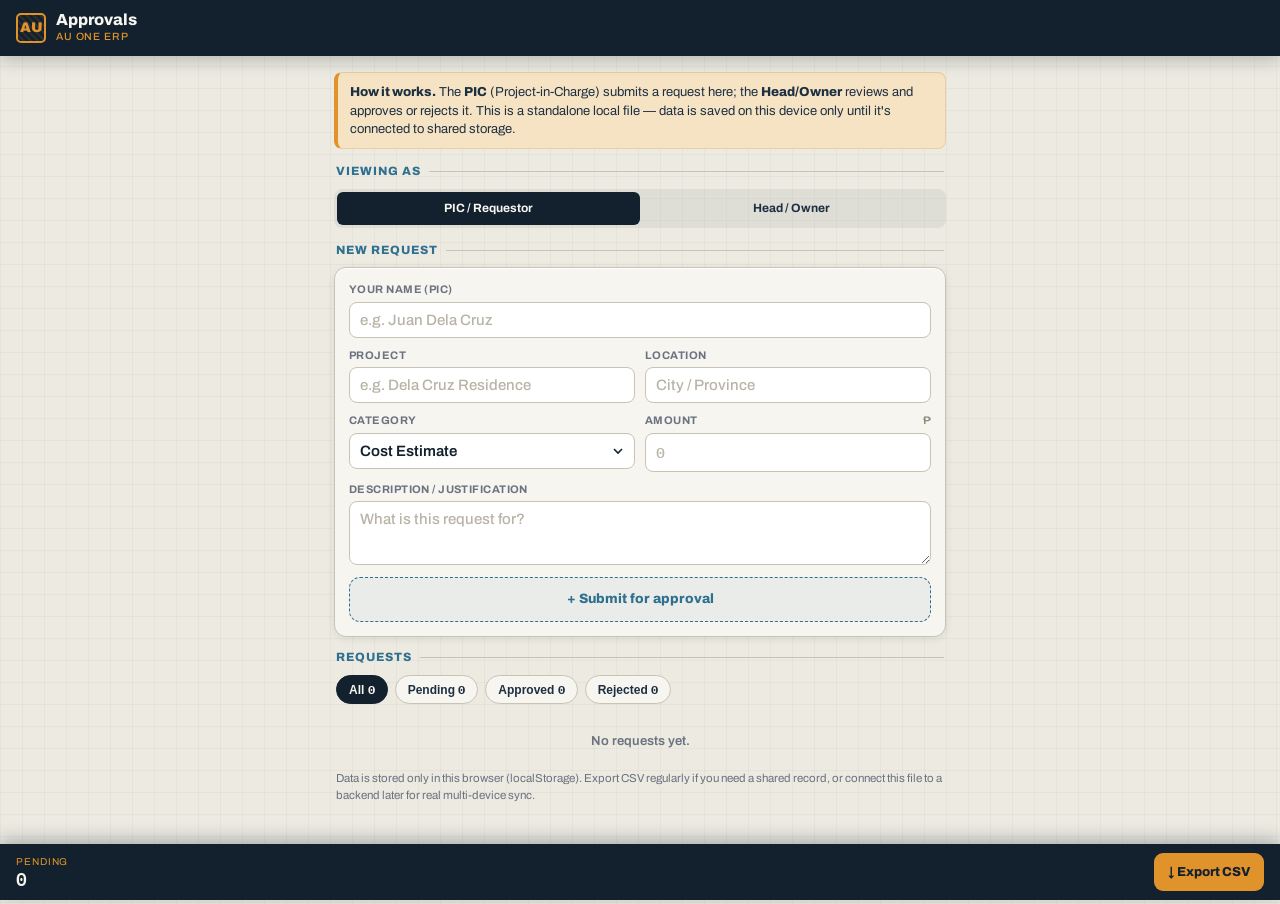
<file: AU-Approval.html>
<!DOCTYPE html>
<html lang="en">
<head>
<meta charset="UTF-8">
<meta name="viewport" content="width=device-width, initial-scale=1.0, maximum-scale=1.0, user-scalable=no">
<title>Approvals — AU One ERP</title>
<link rel="preconnect" href="https://fonts.googleapis.com">
<link rel="preconnect" href="https://fonts.gstatic.com" crossorigin>
<link href="https://fonts.googleapis.com/css2?family=Archivo:wght@400;500;600;700;800;900&family=IBM+Plex+Mono:wght@400;500;600&display=swap" rel="stylesheet">
<style>
:root{
  --ink:#13202e; --ink2:#1d3042; --paper:#eceae1; --paper2:#f6f5ef;
  --line:#c8c3b4; --line2:#d9d5c8;
  --amber:#e0922b; --amber-d:#b9701a; --amber-soft:#f6e3c4;
  --steel:#2f6f8f; --green:#3c7d52; --red:#bb4634;
  --muted:#6b7280; --muted2:#8b8576;
  --shadow:0 1px 0 #fff inset, 0 2px 8px rgba(19,32,46,.08);
}
*{box-sizing:border-box;-webkit-tap-highlight-color:transparent}
html,body{margin:0;padding:0}
body{font-family:'Archivo',sans-serif;color:var(--ink);background:var(--paper);
  background-image:linear-gradient(rgba(19,32,46,.035) 1px,transparent 1px),linear-gradient(90deg,rgba(19,32,46,.035) 1px,transparent 1px);
  background-size:22px 22px;font-size:15px;line-height:1.4;padding-bottom:80px}
.mono{font-family:'IBM Plex Mono',monospace;font-variant-numeric:tabular-nums}
h1,h2,h3{margin:0;font-weight:800;letter-spacing:-.02em}
header{position:sticky;top:0;z-index:40;background:var(--ink);color:var(--paper2);padding:12px 16px;box-shadow:0 4px 16px rgba(19,32,46,.25)}
.brand{display:flex;align-items:center;gap:10px}
.logo{width:30px;height:30px;border:2px solid var(--amber);border-radius:5px;flex:none;display:grid;place-items:center;font-weight:900;color:var(--amber);font-size:14px;
  background:repeating-linear-gradient(45deg,transparent,transparent 3px,rgba(224,146,43,.12) 3px,rgba(224,146,43,.12) 5px)}
.brand h1{font-size:16px;line-height:1.05;letter-spacing:-.01em}
.brand small{display:block;font-weight:500;font-size:10.5px;color:var(--amber);letter-spacing:.08em;text-transform:uppercase;margin-top:1px}
main{padding:16px 14px 0;max-width:640px;margin:0 auto}
.intro{font-size:13px;color:var(--ink2);background:var(--amber-soft);border:1px solid #e8cf9e;border-left:4px solid var(--amber);border-radius:8px;padding:10px 12px;margin-bottom:14px}
.intro b{font-weight:800}
.card{background:var(--paper2);border:1px solid var(--line);border-radius:12px;padding:14px;margin-bottom:12px;box-shadow:var(--shadow)}
.card.item{border-left:4px solid var(--steel);position:relative}
.card-head{display:flex;align-items:center;gap:8px;margin-bottom:11px}
.card-head h3{font-size:14.5px;flex:1;word-break:break-word}
.idx{width:22px;height:22px;border-radius:6px;background:var(--ink);color:var(--paper2);display:grid;place-items:center;font-size:11px;font-weight:800;flex:none}
.del{border:0;background:#f0d9d4;color:var(--red);width:28px;height:28px;border-radius:7px;font-size:16px;font-weight:800;cursor:pointer;flex:none;line-height:1}
.grid{display:grid;gap:10px}
.g2{grid-template-columns:1fr 1fr}
label.f{display:flex;flex-direction:column;gap:4px;font-size:11px;font-weight:700;color:var(--muted);text-transform:uppercase;letter-spacing:.04em}
label.f .lbl{display:flex;justify-content:space-between;align-items:baseline}
label.f .u{color:var(--muted2);font-weight:600;text-transform:none;letter-spacing:0}
input,select,textarea{font-family:'IBM Plex Mono',monospace;font-size:15px;font-weight:500;color:var(--ink);background:#fff;border:1.5px solid var(--line);border-radius:8px;padding:9px 10px;width:100%;appearance:none;-webkit-appearance:none}
textarea{font-family:'Archivo',sans-serif;resize:vertical;min-height:64px}
select{font-family:'Archivo',sans-serif;font-weight:600;background-image:url("data:image/svg+xml;utf8,<svg xmlns='http://www.w3.org/2000/svg' width='12' height='12' viewBox='0 0 12 12'><path d='M2 4l4 4 4-4' stroke='%2313202e' stroke-width='1.6' fill='none'/></svg>");background-repeat:no-repeat;background-position:right 10px center;padding-right:28px}
input:focus,select:focus,textarea:focus{outline:none;border-color:var(--amber);box-shadow:0 0 0 3px rgba(224,146,43,.18)}
input::placeholder,textarea::placeholder{color:#b8b3a5}
.txt input,.txt textarea{font-family:'Archivo',sans-serif}
.res{margin-top:2px;border-top:1px dashed var(--line);padding-top:10px;display:grid;gap:5px;font-size:12.5px}
.res .row{display:flex;justify-content:space-between;gap:8px}
.res .row span:first-child{color:var(--ink2);font-weight:600}
.res .row .v{font-family:'IBM Plex Mono',monospace;font-weight:600;color:var(--ink);text-align:right}
.add{width:100%;border:1.5px dashed var(--steel);background:rgba(47,111,143,.06);color:var(--steel);font:inherit;font-weight:800;font-size:13.5px;padding:12px;border-radius:11px;cursor:pointer}
.add:active{background:rgba(47,111,143,.14)}
.empty{text-align:center;color:var(--muted);font-size:13px;padding:14px 6px 18px;font-weight:600}
.secttl{font-size:12px;font-weight:800;color:var(--steel);text-transform:uppercase;letter-spacing:.08em;margin:6px 2px 9px;display:flex;align-items:center;gap:8px}
.secttl::after{content:"";flex:1;height:1px;background:var(--line)}
.bagtog{display:flex;background:rgba(19,32,46,.06);border-radius:8px;padding:3px;font-size:12px;font-weight:700}
.bagtog button{flex:1;border:0;background:transparent;color:var(--ink2);padding:8px 9px;border-radius:6px;font:inherit;font-weight:700;cursor:pointer}
.bagtog button.on{background:var(--ink);color:var(--paper2)}
.pillrow{display:flex;gap:7px;flex-wrap:wrap;margin:0 2px 14px}
.pill{border:1.5px solid var(--line);background:var(--paper2);border-radius:20px;padding:6px 12px;font-size:12px;font-weight:700;cursor:pointer;color:var(--ink2)}
.pill.on{background:var(--ink);color:var(--paper2);border-color:var(--ink)}
.pill b{font-family:'IBM Plex Mono',monospace}
.btnrow{display:flex;gap:9px;margin:10px 0 0}
.btnrow button{flex:1;border:1.5px solid var(--ink);background:var(--paper2);color:var(--ink);font:inherit;font-weight:800;font-size:13px;padding:11px;border-radius:10px;cursor:pointer}
.btnrow button.fill{background:var(--green);color:#fff;border-color:var(--green)}
.btnrow button.reject{background:var(--red);color:#fff;border-color:var(--red)}
.tag{font-size:10px;font-weight:800;text-transform:uppercase;letter-spacing:.05em;padding:2px 7px;border-radius:5px;background:var(--amber-soft);color:var(--amber-d);flex:none}
.tag.g{background:#d6ead9;color:var(--green)}
.tag.r{background:#f0d9d4;color:var(--red)}
.note{font-size:11.5px;color:var(--muted);line-height:1.5;margin:2px 2px 20px}
.bottom{position:fixed;left:0;right:0;bottom:0;z-index:45;background:var(--ink);color:var(--paper2);padding:9px 16px;display:flex;align-items:center;gap:12px;box-shadow:0 -4px 16px rgba(19,32,46,.3)}
.bottom .lab{font-size:10px;text-transform:uppercase;letter-spacing:.09em;color:var(--amber)}
.bottom .tot{font-family:'IBM Plex Mono',monospace;font-size:18px;font-weight:600;line-height:1.05}
.bottom .go{margin-left:auto;background:var(--amber);color:var(--ink);border:0;font:inherit;font-weight:800;padding:10px 14px;border-radius:9px;cursor:pointer;font-size:13px}
@media print{header,.bottom,.add,.del,.btnrow,.intro,.pillrow{display:none!important}body{padding:0;background:#fff}}
</style>
</head>
<body>
<header>
  <div class="brand">
    <div class="logo">AU</div>
    <div><h1>Approvals</h1><small>AU One ERP</small></div>
  </div>
</header>
<main id="main"></main>
<div class="bottom">
  <div><div class="lab">Pending</div><div class="tot" id="botPending">0</div></div>
  <button class="go" onclick="exportCSV()">↓ Export CSV</button>
</div>

<script>
/* ===========================================================================
   AU One ERP — Approvals
   Standalone form: PIC (Project-in-Charge) submits a request, Head/Owner
   approves or rejects. Local-only (localStorage) until connected to a
   shared backend — each browser/device keeps its own copy for now.
   =========================================================================== */
const $=s=>document.querySelector(s);
const num=v=>{v=parseFloat(v);return isNaN(v)?0:v};
const money=v=>'₱'+Math.round(v).toLocaleString('en-PH');
const esc=s=>String(s??'').replace(/[&<>"']/g,c=>({'&':'&amp;','<':'&lt;','>':'&gt;','"':'&quot;',"'":'&#39;'}[c]));
const fmtDT=ts=>ts?new Date(ts).toLocaleString('en-PH',{year:'numeric',month:'short',day:'numeric',hour:'2-digit',minute:'2-digit'}):'—';

const CATS=['Cost Estimate','Budget Request','Change Order','Material Purchase / PO','Manpower Request','Other'];

const S={role:'pic',people:{pic:'',approver:''},filter:'all',requests:[]};

function setRole(r){S.role=r;save();render();}
function setPeople(k,v){S.people[k]=v;save();}
function setFilter(f){S.filter=f;render();}

function submitRequest(){
  const nameEl=$('#picNameInput'),name=(nameEl?nameEl.value:'').trim();
  if(!name){alert('Enter your name as PIC before submitting.');return;}
  const project=($('#projName').value||'').trim();
  if(!project){alert('Enter the project name.');return;}
  S.people.pic=name;
  const req={
    id:Date.now()+'-'+Math.random().toString(36).slice(2,7),
    project, location:($('#projLoc').value||'').trim(),
    category:$('#reqCat').value||CATS[0],
    amount:num($('#reqAmount').value),
    description:($('#reqDesc').value||'').trim(),
    pic:name, status:'pending', submittedAt:Date.now(),
    decidedBy:'',decidedAt:0,remarks:''
  };
  S.requests.unshift(req);
  save();render();
}
function decideRequest(id,status){
  const r=S.requests.find(x=>x.id===id); if(!r)return;
  const nameEl=$('#approverNameInput'),name=((nameEl?nameEl.value:'')||S.people.approver||'').trim();
  if(!name){alert('Enter your name (Head/Owner) before approving or rejecting.');return;}
  S.people.approver=name;
  const remEl=$('#rem-'+id);
  r.status=status;r.decidedBy=name;r.decidedAt=Date.now();r.remarks=(remEl?remEl.value:'').trim();
  save();render();
}
function deleteRequest(id){
  if(!confirm('Delete this request?'))return;
  S.requests=S.requests.filter(x=>x.id!==id);save();render();
}

function render(){
  const role=S.role;
  const pendingCount=S.requests.filter(r=>r.status==='pending').length;
  $('#botPending').textContent=pendingCount;

  let h=`<div class="intro"><b>How it works.</b> The <b>PIC</b> (Project-in-Charge) submits a request here; the <b>Head/Owner</b> reviews and approves or rejects it. This is a standalone local file — data is saved on this device only until it's connected to shared storage.</div>
  <div class="secttl">Viewing As</div>
  <div class="bagtog" style="margin-bottom:14px">
    <button class="${role==='pic'?'on':''}" onclick="setRole('pic')">PIC / Requestor</button>
    <button class="${role==='approver'?'on':''}" onclick="setRole('approver')">Head / Owner</button>
  </div>`;

  if(role==='pic'){
    h+=`<div class="secttl">New Request</div>
    <div class="card">
      <div class="grid g2">
        <label class="f txt" style="grid-column:1/-1"><span class="lbl"><span>Your name (PIC)</span></span>
          <input id="picNameInput" value="${esc(S.people.pic)}" placeholder="e.g. Juan Dela Cruz" oninput="setPeople('pic',this.value)"></label>
        <label class="f txt"><span class="lbl"><span>Project</span></span><input id="projName" placeholder="e.g. Dela Cruz Residence"></label>
        <label class="f txt"><span class="lbl"><span>Location</span></span><input id="projLoc" placeholder="City / Province"></label>
        <label class="f"><span class="lbl"><span>Category</span></span>
          <select id="reqCat">${CATS.map(c=>`<option value="${c}">${c}</option>`).join('')}</select></label>
        <label class="f"><span class="lbl"><span>Amount</span><span class="u">₱</span></span>
          <input id="reqAmount" inputmode="decimal" placeholder="0"></label>
      </div>
      <label class="f txt" style="margin-top:10px"><span class="lbl"><span>Description / justification</span></span>
        <textarea id="reqDesc" placeholder="What is this request for?"></textarea></label>
      <button class="add" style="margin-top:12px" onclick="submitRequest()">+ Submit for approval</button>
    </div>`;
  }else{
    h+=`<div class="card"><div class="grid g2"><label class="f txt" style="grid-column:1/-1"><span class="lbl"><span>Your name (Head/Owner)</span></span>
      <input id="approverNameInput" value="${esc(S.people.approver)}" placeholder="e.g. Maria Santos" oninput="setPeople('approver',this.value)"></label></div></div>`;
  }

  const counts={all:S.requests.length,pending:pendingCount,approved:S.requests.filter(r=>r.status==='approved').length,rejected:S.requests.filter(r=>r.status==='rejected').length};
  h+=`<div class="secttl">Requests</div>
  <div class="pillrow">
    <button class="pill ${S.filter==='all'?'on':''}" onclick="setFilter('all')">All <b>${counts.all}</b></button>
    <button class="pill ${S.filter==='pending'?'on':''}" onclick="setFilter('pending')">Pending <b>${counts.pending}</b></button>
    <button class="pill ${S.filter==='approved'?'on':''}" onclick="setFilter('approved')">Approved <b>${counts.approved}</b></button>
    <button class="pill ${S.filter==='rejected'?'on':''}" onclick="setFilter('rejected')">Rejected <b>${counts.rejected}</b></button>
  </div>`;

  const list=S.requests.filter(r=>S.filter==='all'||r.status===S.filter).sort((a,b)=>b.submittedAt-a.submittedAt);
  if(!list.length)h+=`<div class="empty">No requests${S.filter==='all'?' yet':' in this filter'}.</div>`;
  list.forEach((r,i)=>{
    const tagClass=r.status==='approved'?'g':r.status==='rejected'?'r':'';
    const border=r.status==='approved'?'var(--green)':r.status==='rejected'?'var(--red)':'var(--amber)';
    h+=`<div class="card item" style="border-left-color:${border}">
      <div class="card-head"><span class="idx">${i+1}</span><h3>${esc(r.project)}</h3><span class="tag ${tagClass}">${r.status}</span><button class="del" onclick="deleteRequest('${r.id}')">×</button></div>
      <div class="res">
        <div class="row"><span>Category</span><span class="v">${esc(r.category)}</span></div>
        ${r.location?`<div class="row"><span>Location</span><span class="v">${esc(r.location)}</span></div>`:''}
        <div class="row"><span>Amount</span><span class="v">${money(r.amount)}</span></div>
        <div class="row"><span>Requested by</span><span class="v">${esc(r.pic)}</span></div>
        <div class="row"><span>Submitted</span><span class="v">${fmtDT(r.submittedAt)}</span></div>
        ${r.description?`<div class="row"><span>Description</span><span class="v">${esc(r.description)}</span></div>`:''}
        ${r.status!=='pending'?`<div class="row"><span>${r.status==='approved'?'Approved':'Rejected'} by</span><span class="v">${esc(r.decidedBy)} · ${fmtDT(r.decidedAt)}</span></div>`:''}
        ${r.remarks?`<div class="row"><span>Remarks</span><span class="v">${esc(r.remarks)}</span></div>`:''}
      </div>`;
    if(role==='approver'&&r.status==='pending'){
      h+=`<label class="f txt" style="margin-top:10px"><span class="lbl"><span>Remarks (optional)</span></span><input id="rem-${r.id}" placeholder="Add a note for the PIC"></label>
      <div class="btnrow">
        <button class="fill" onclick="decideRequest('${r.id}','approved')">✓ Approve</button>
        <button class="reject" onclick="decideRequest('${r.id}','rejected')">✕ Reject</button>
      </div>`;
    }
    h+=`</div>`;
  });
  h+=`<div class="note">Data is stored only in this browser (localStorage). Export CSV regularly if you need a shared record, or connect this file to a backend later for real multi-device sync.</div>`;
  $('#main').innerHTML=h;
}

function exportCSV(){
  const rows=[['AU ONE ERP — APPROVAL REQUESTS'],[new Date().toLocaleDateString('en-PH')],[],
    ['Project','Location','Category','Amount(PHP)','Requested By','Submitted','Status','Decided By','Decided','Remarks','Description']];
  S.requests.slice().sort((a,b)=>b.submittedAt-a.submittedAt).forEach(r=>{
    rows.push([r.project,r.location,r.category,Math.round(r.amount),r.pic,fmtDT(r.submittedAt),r.status,r.decidedBy,fmtDT(r.decidedAt)||'',r.remarks,r.description]);
  });
  const csv=rows.map(r=>r.map(c=>`"${String(c??'').replace(/"/g,'""')}"`).join(',')).join('\n');
  const a=document.createElement('a');a.href='data:text/csv;charset=utf-8,'+encodeURIComponent(csv);
  a.download='au-approvals-'+new Date().toISOString().slice(0,10)+'.csv';a.click();
}

function save(){try{localStorage.setItem('auApprovals',JSON.stringify(S));}catch(e){}}
function load(){try{const d=JSON.parse(localStorage.getItem('auApprovals'));if(d){Object.assign(S,d,{requests:d.requests||[],people:d.people||{pic:'',approver:''}});}}catch(e){console.warn('starting fresh',e);}}

load();render();
</script>
</body>
</html>
</file>
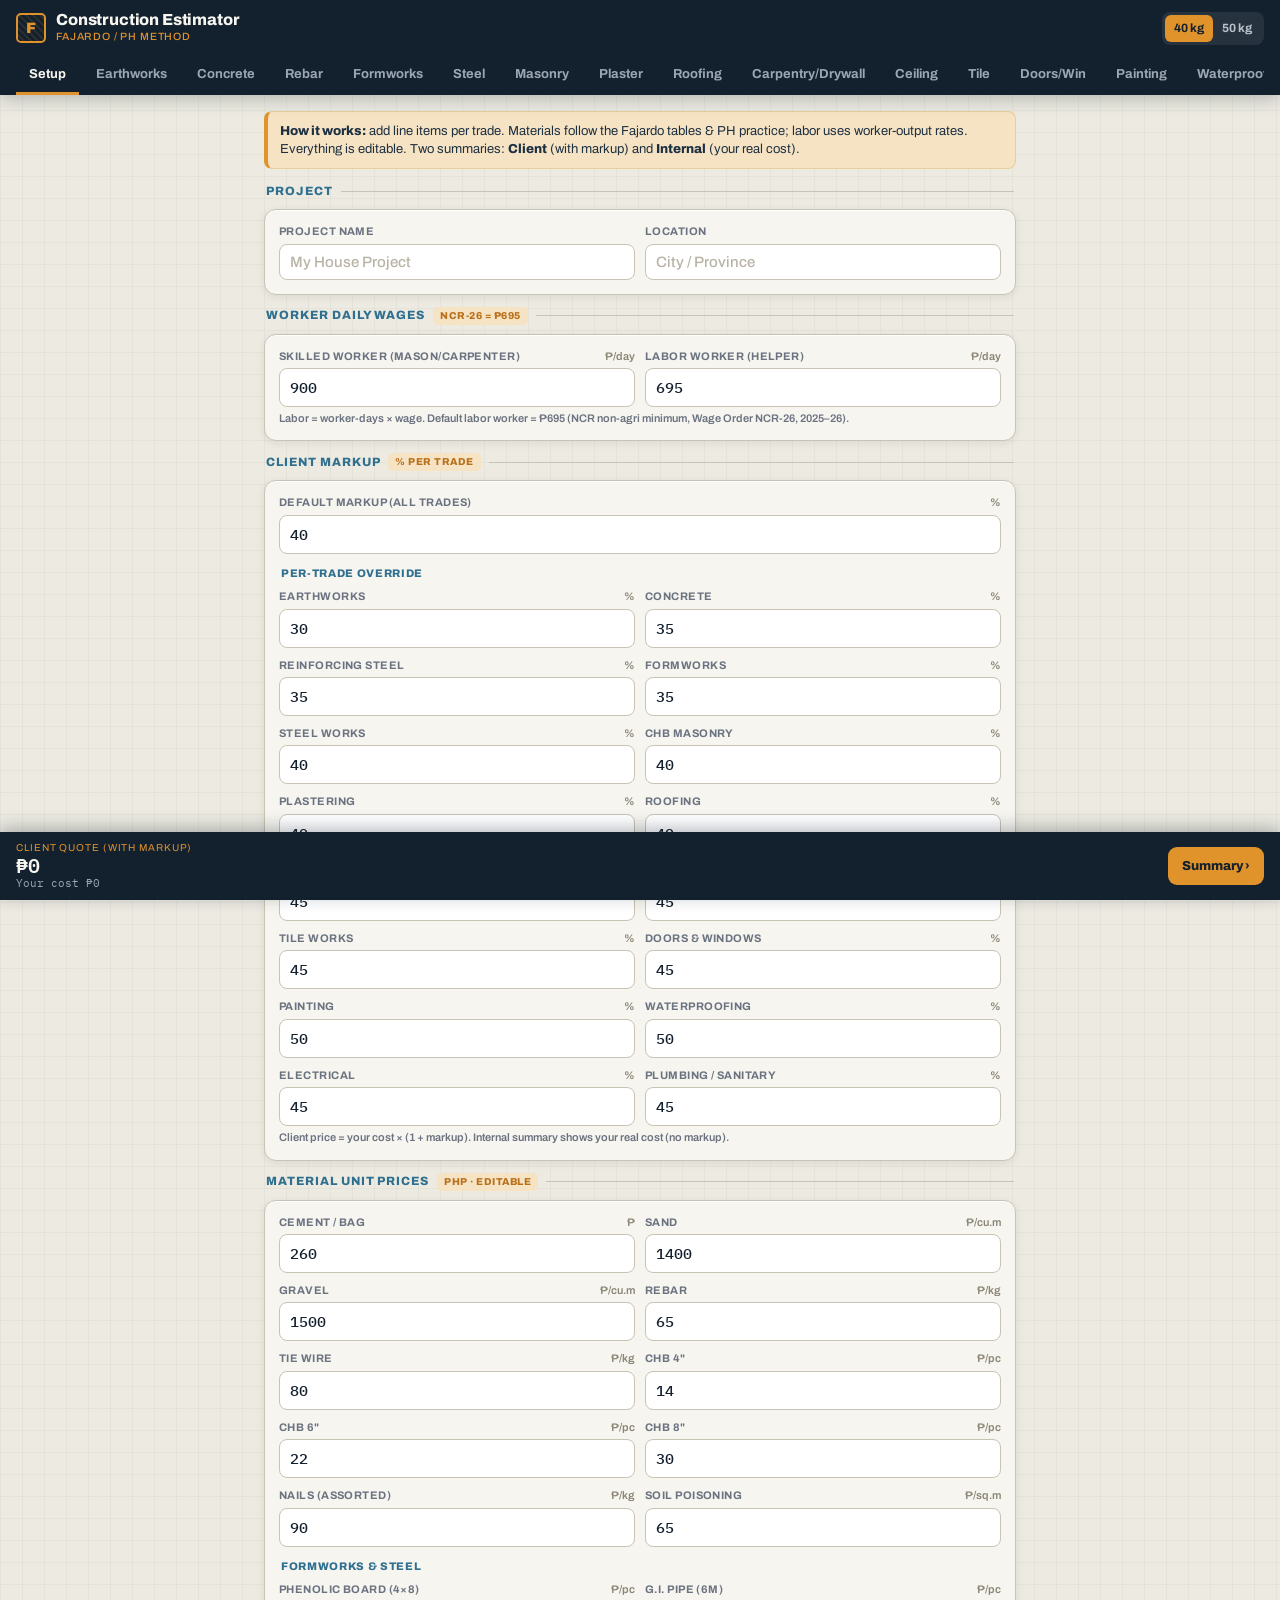
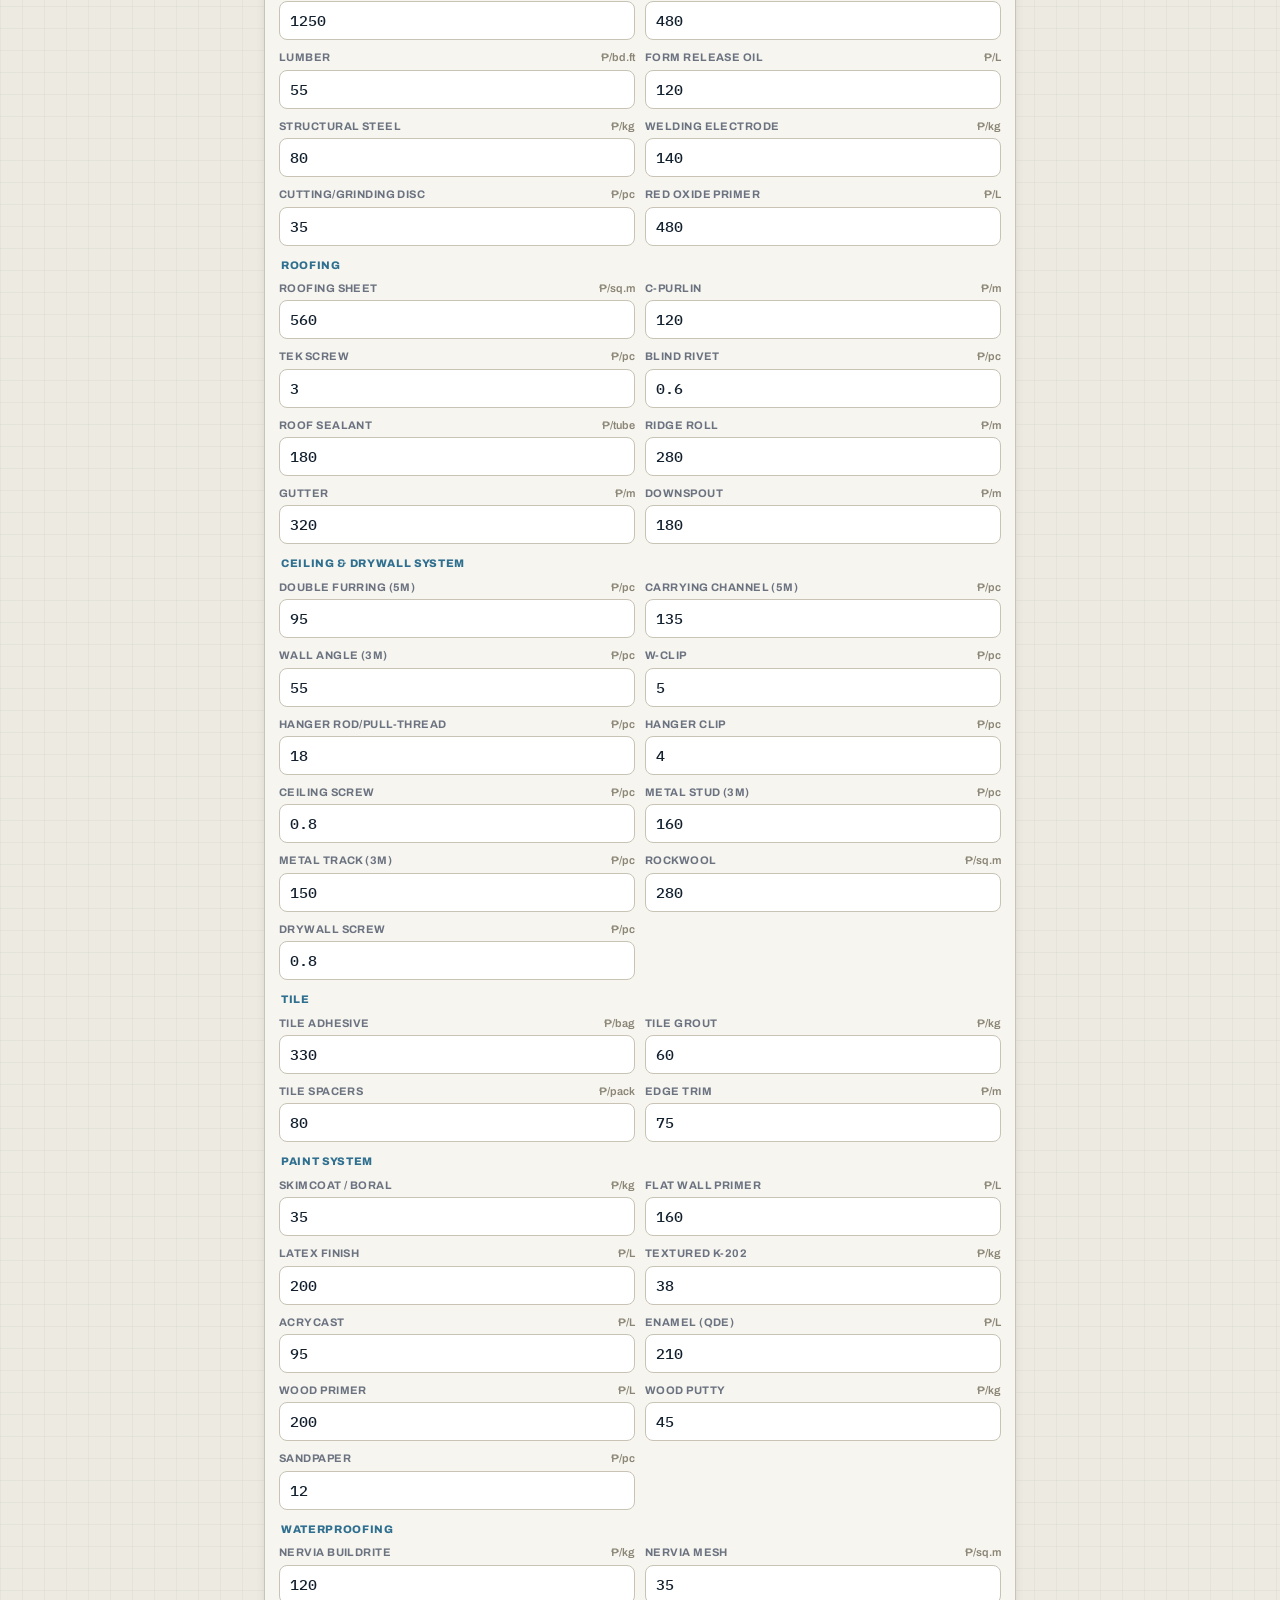
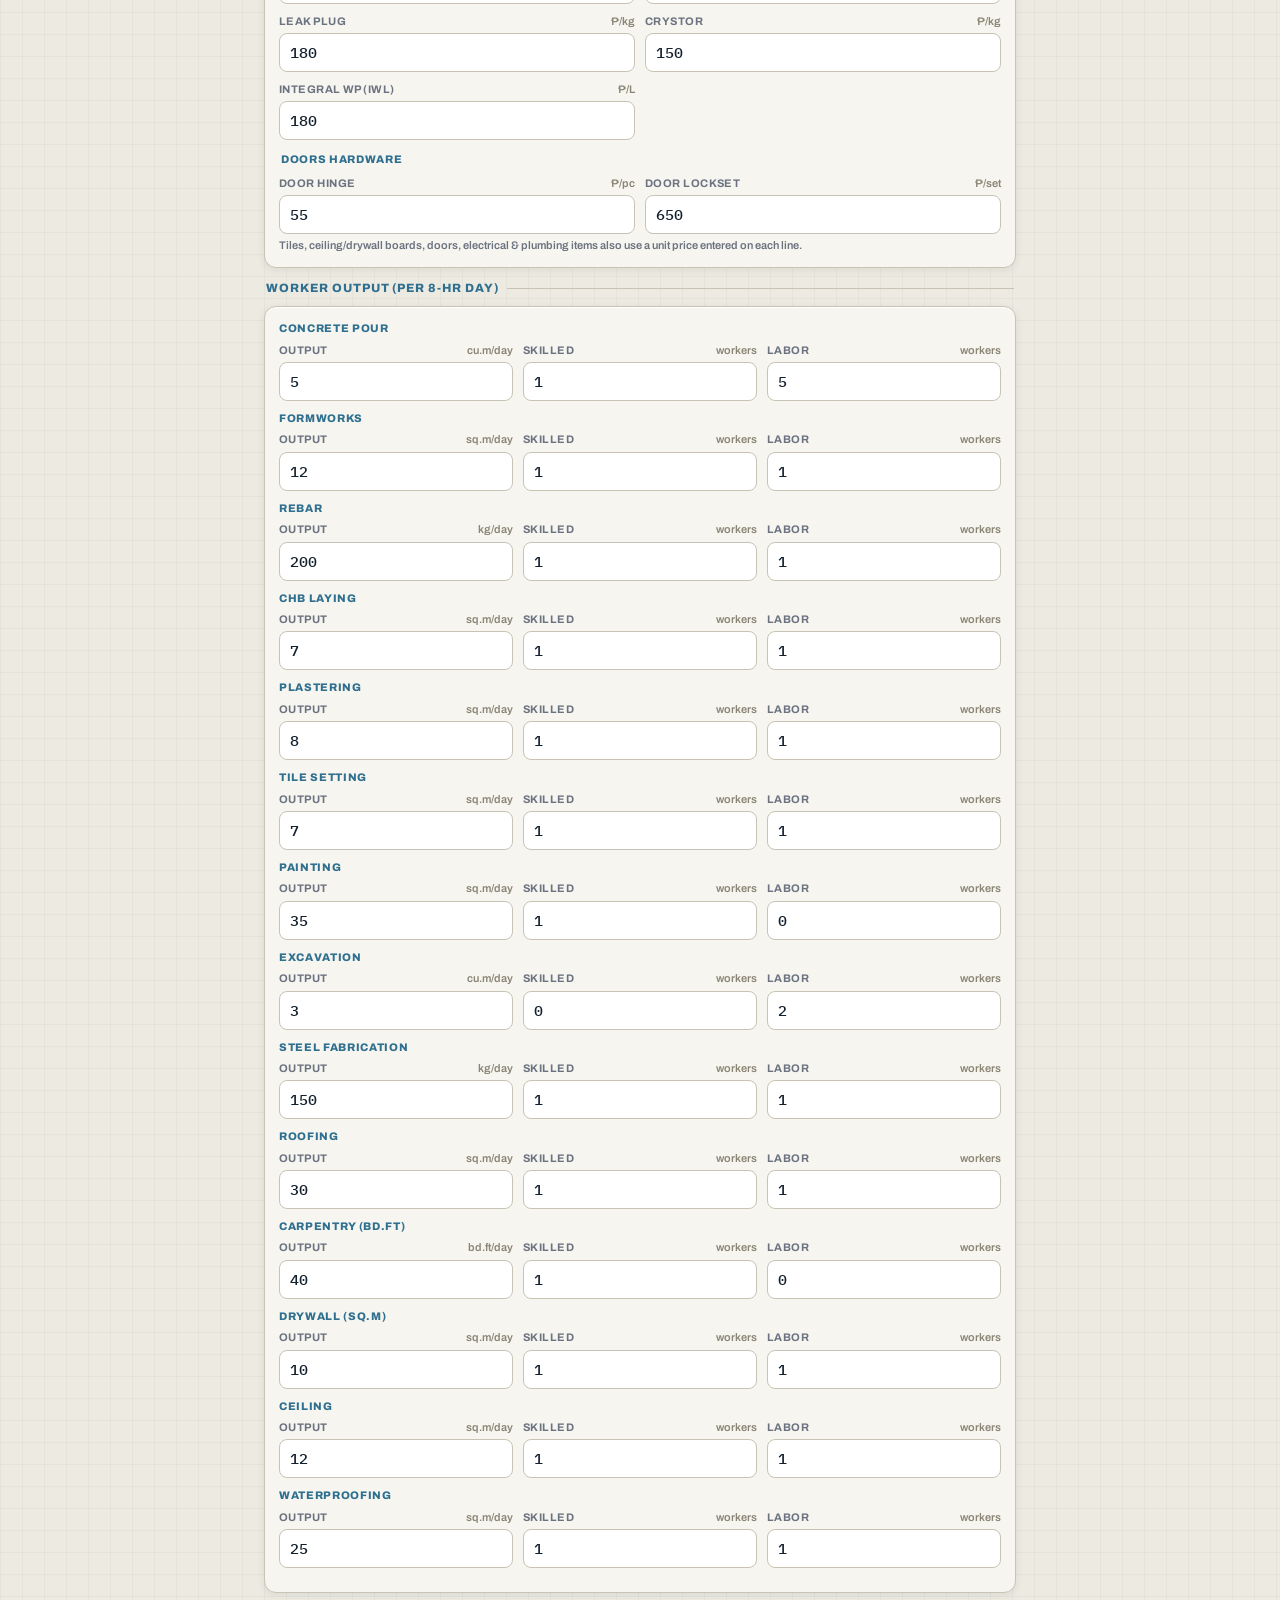
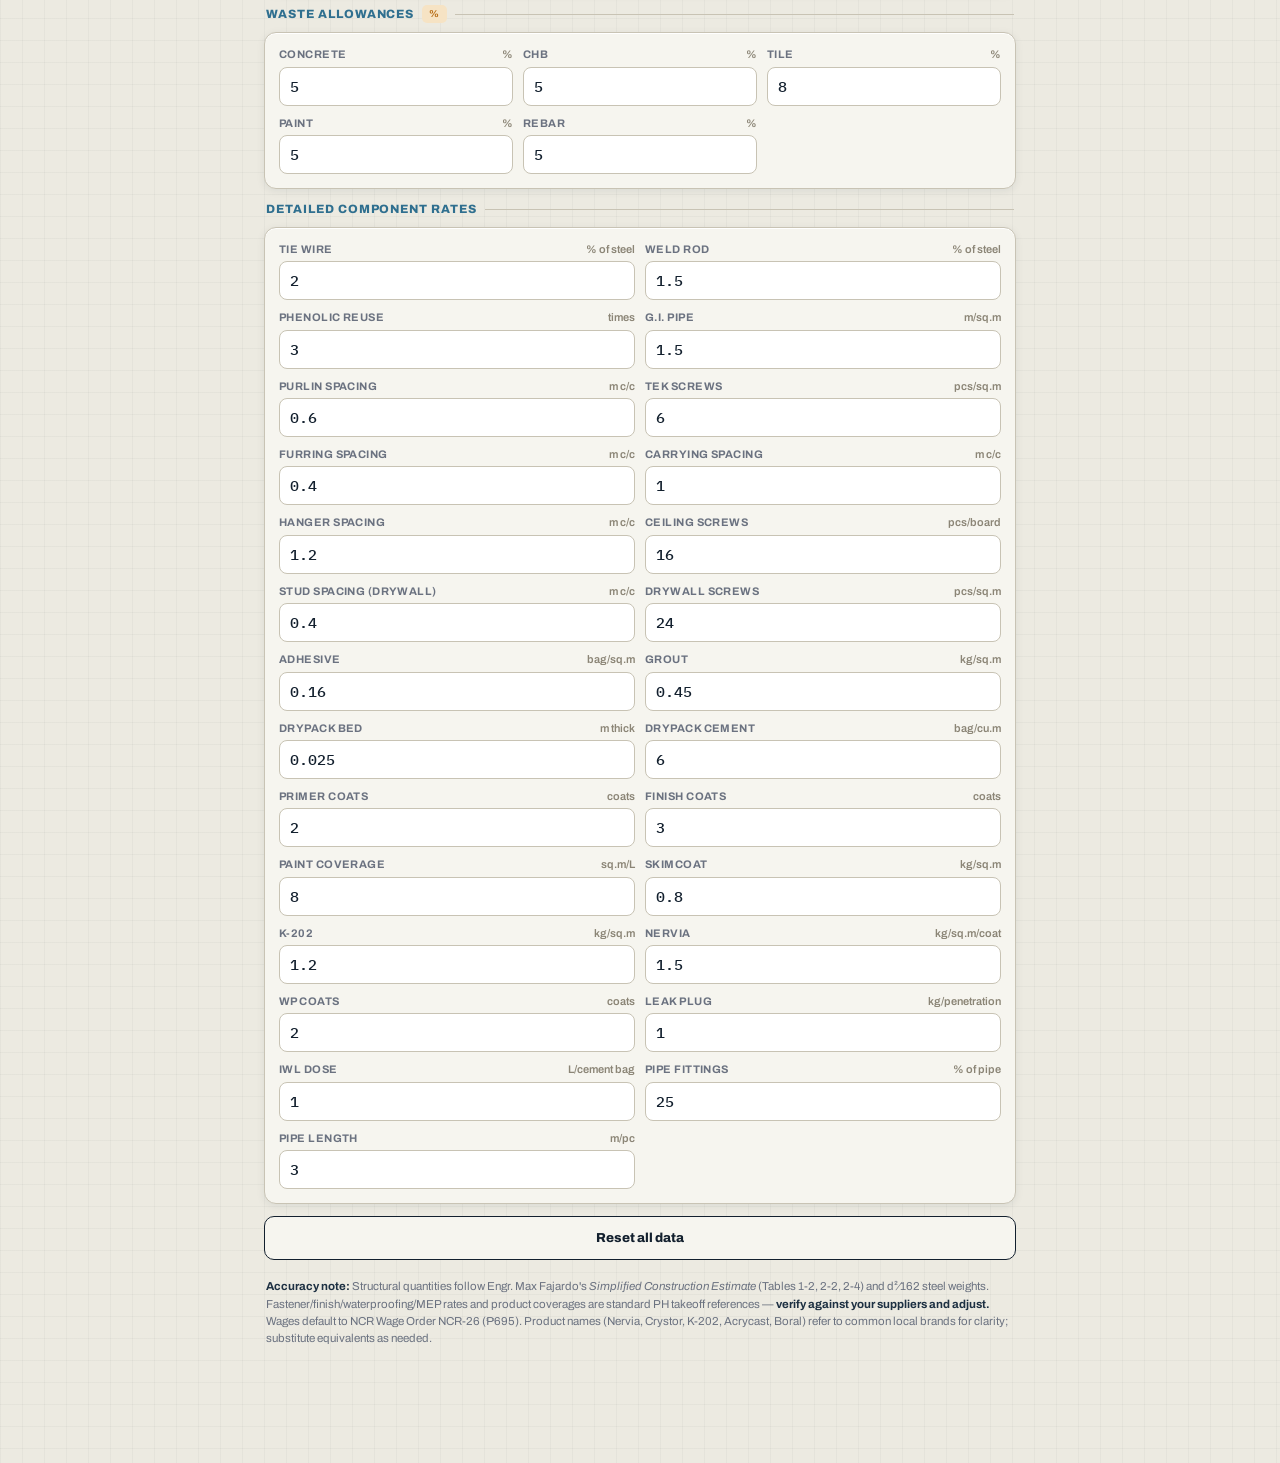
<file: AU-Construction-Estimator.html>
<!DOCTYPE html>
<html lang="en">
<head>
<meta charset="UTF-8">
<meta name="viewport" content="width=device-width, initial-scale=1.0, maximum-scale=1.0, user-scalable=no">
<title>Construction Estimator — Fajardo / PH Method</title>
<link rel="preconnect" href="https://fonts.googleapis.com">
<link rel="preconnect" href="https://fonts.gstatic.com" crossorigin>
<link href="https://fonts.googleapis.com/css2?family=Archivo:wght@400;500;600;700;800;900&family=IBM+Plex+Mono:wght@400;500;600&display=swap" rel="stylesheet">
<style>
:root{
  --ink:#13202e; --ink2:#1d3042; --paper:#eceae1; --paper2:#f6f5ef;
  --line:#c8c3b4; --line2:#d9d5c8;
  --amber:#e0922b; --amber-d:#b9701a; --amber-soft:#f6e3c4;
  --steel:#2f6f8f; --green:#3c7d52; --red:#bb4634;
  --muted:#6b7280; --muted2:#8b8576;
  --shadow:0 1px 0 #fff inset, 0 2px 8px rgba(19,32,46,.08);
}
*{box-sizing:border-box;-webkit-tap-highlight-color:transparent}
html,body{margin:0;padding:0}
body{font-family:'Archivo',sans-serif;color:var(--ink);background:var(--paper);
  background-image:linear-gradient(rgba(19,32,46,.035) 1px,transparent 1px),linear-gradient(90deg,rgba(19,32,46,.035) 1px,transparent 1px);
  background-size:22px 22px;font-size:15px;line-height:1.4;padding-bottom:96px}
.mono{font-family:'IBM Plex Mono',monospace;font-variant-numeric:tabular-nums}
h1,h2,h3{margin:0;font-weight:800;letter-spacing:-.02em}
header{position:sticky;top:0;z-index:40;background:var(--ink);color:var(--paper2);padding:12px 16px 0;box-shadow:0 4px 16px rgba(19,32,46,.25)}
.brand{display:flex;align-items:center;gap:10px}
.logo{width:30px;height:30px;border:2px solid var(--amber);border-radius:5px;flex:none;display:grid;place-items:center;font-weight:900;color:var(--amber);font-size:15px;
  background:repeating-linear-gradient(45deg,transparent,transparent 3px,rgba(224,146,43,.12) 3px,rgba(224,146,43,.12) 5px)}
.brand h1{font-size:16px;line-height:1.05;letter-spacing:-.01em}
.brand small{display:block;font-weight:500;font-size:10.5px;color:var(--amber);letter-spacing:.08em;text-transform:uppercase;margin-top:1px}
.bagtog{margin-left:auto;display:flex;background:rgba(255,255,255,.08);border-radius:8px;padding:3px;font-size:12px;font-weight:700}
.bagtog button{border:0;background:transparent;color:#b9c2cc;padding:5px 9px;border-radius:6px;font:inherit;font-weight:700;cursor:pointer}
.bagtog button.on{background:var(--amber);color:var(--ink)}
.tabs{display:flex;gap:4px;overflow-x:auto;margin-top:11px;scrollbar-width:none}
.tabs::-webkit-scrollbar{display:none}
.tab{flex:none;border:0;background:transparent;color:#9aa6b1;font:inherit;font-weight:700;padding:9px 13px;cursor:pointer;font-size:13px;border-bottom:3px solid transparent;white-space:nowrap}
.tab.on{color:var(--paper2);border-bottom-color:var(--amber)}
.tab .dot{display:inline-block;min-width:16px;height:16px;line-height:16px;text-align:center;font-size:10px;background:var(--amber);color:var(--ink);border-radius:8px;margin-left:5px;font-weight:800;padding:0 3px}
main{padding:16px 14px 0;max-width:780px;margin:0 auto}
.view{display:none;animation:fade .25s ease}
.view.on{display:block}
@keyframes fade{from{opacity:0;transform:translateY(6px)}to{opacity:1;transform:none}}
.intro{font-size:13px;color:var(--ink2);background:var(--amber-soft);border:1px solid #e8cf9e;border-left:4px solid var(--amber);border-radius:8px;padding:10px 12px;margin-bottom:14px}
.intro b{font-weight:800}
.card{background:var(--paper2);border:1px solid var(--line);border-radius:12px;padding:14px;margin-bottom:12px;box-shadow:var(--shadow)}
.card.item{border-left:4px solid var(--steel);position:relative}
.card-head{display:flex;align-items:center;gap:8px;margin-bottom:11px}
.card-head h3{font-size:14.5px;flex:1}
.idx{width:22px;height:22px;border-radius:6px;background:var(--ink);color:var(--paper2);display:grid;place-items:center;font-size:11px;font-weight:800;flex:none}
.del{border:0;background:#f0d9d4;color:var(--red);width:28px;height:28px;border-radius:7px;font-size:16px;font-weight:800;cursor:pointer;flex:none;line-height:1}
.grid{display:grid;gap:10px}
.g2{grid-template-columns:1fr 1fr}
.g3{grid-template-columns:1fr 1fr 1fr}
label.f{display:flex;flex-direction:column;gap:4px;font-size:11px;font-weight:700;color:var(--muted);text-transform:uppercase;letter-spacing:.04em}
label.f .lbl{display:flex;justify-content:space-between;align-items:baseline}
label.f .u{color:var(--muted2);font-weight:600;text-transform:none;letter-spacing:0}
input,select{font-family:'IBM Plex Mono',monospace;font-size:15px;font-weight:500;color:var(--ink);background:#fff;border:1.5px solid var(--line);border-radius:8px;padding:9px 10px;width:100%;appearance:none;-webkit-appearance:none}
select{font-family:'Archivo',sans-serif;font-weight:600;background-image:url("data:image/svg+xml;utf8,<svg xmlns='http://www.w3.org/2000/svg' width='12' height='12' viewBox='0 0 12 12'><path d='M2 4l4 4 4-4' stroke='%2313202e' stroke-width='1.6' fill='none'/></svg>");background-repeat:no-repeat;background-position:right 10px center;padding-right:28px}
input:focus,select:focus{outline:none;border-color:var(--amber);box-shadow:0 0 0 3px rgba(224,146,43,.18)}
input::placeholder{color:#b8b3a5}
.txt input{font-family:'Archivo',sans-serif}
.res{margin-top:11px;border-top:1px dashed var(--line);padding-top:10px;display:grid;gap:5px;font-size:12.5px}
.res .row{display:flex;justify-content:space-between;gap:8px}
.res .row span:first-child{color:var(--ink2);font-weight:600}
.res .row .v{font-family:'IBM Plex Mono',monospace;font-weight:600;color:var(--ink);text-align:right}
.res .sub{color:var(--muted);font-size:11px;font-weight:600;text-transform:uppercase;letter-spacing:.05em;margin-top:3px}
.res .cost{display:flex;justify-content:space-between;font-weight:800;font-size:13.5px;border-top:1px solid var(--line2);margin-top:5px;padding-top:6px}
.res .cost .v{color:var(--amber-d)}
.add{width:100%;border:1.5px dashed var(--steel);background:rgba(47,111,143,.06);color:var(--steel);font:inherit;font-weight:800;font-size:13.5px;padding:12px;border-radius:11px;cursor:pointer}
.add:active{background:rgba(47,111,143,.14)}
.empty{text-align:center;color:var(--muted);font-size:13px;padding:14px 6px 18px;font-weight:600}
.secttl{font-size:12px;font-weight:800;color:var(--steel);text-transform:uppercase;letter-spacing:.08em;margin:6px 2px 9px;display:flex;align-items:center;gap:8px}
.secttl::after{content:"";flex:1;height:1px;background:var(--line)}
.subttl{margin:12px 2px 8px;color:var(--steel);font-weight:800;text-transform:uppercase;letter-spacing:.06em;font-size:11px}
.bottom{position:fixed;left:0;right:0;bottom:0;z-index:45;background:var(--ink);color:var(--paper2);padding:9px 16px;display:flex;align-items:center;gap:12px;box-shadow:0 -4px 16px rgba(19,32,46,.3)}
.bottom .lab{font-size:10px;text-transform:uppercase;letter-spacing:.09em;color:var(--amber)}
.bottom .tot{font-family:'IBM Plex Mono',monospace;font-size:20px;font-weight:600;line-height:1.05}
.bottom .sm{font-size:11px;color:#9aa6b1;font-family:'IBM Plex Mono',monospace}
.bottom .go{margin-left:auto;background:var(--amber);color:var(--ink);border:0;font:inherit;font-weight:800;padding:10px 14px;border-radius:9px;cursor:pointer;font-size:13px}
.bottom .go:active{background:var(--amber-d)}
.sumcard{background:var(--paper2);border:1px solid var(--line);border-radius:12px;overflow:hidden;margin-bottom:12px;box-shadow:var(--shadow)}
.sumcard h3{background:var(--ink);color:var(--paper2);padding:10px 14px;font-size:13px;display:flex;justify-content:space-between;align-items:center;gap:8px}
.sumcard h3 .t{font-family:'IBM Plex Mono',monospace;color:var(--amber);font-weight:600}
table{width:100%;border-collapse:collapse;font-size:12.5px}
th,td{text-align:left;padding:7px 14px;border-bottom:1px solid var(--line2)}
th{font-size:10px;text-transform:uppercase;letter-spacing:.06em;color:var(--muted);font-weight:800;background:#efeee7}
td.n,th.n{text-align:right;font-family:'IBM Plex Mono',monospace;font-variant-numeric:tabular-nums}
tr:last-child td{border-bottom:0}
tr.sub td{font-weight:800;background:#efeee7}
.grand{background:var(--ink);color:var(--paper2);border-radius:12px;padding:16px 16px 18px;margin-bottom:14px}
.grand .line{display:flex;justify-content:space-between;padding:6px 0;font-size:14px;border-bottom:1px solid rgba(255,255,255,.1)}
.grand .line .v{font-family:'IBM Plex Mono',monospace;font-weight:600}
.grand .big{font-size:16px;font-weight:800;border:0;padding-top:13px}
.grand .big .v{font-size:25px;color:var(--amber)}
.grand .muted{color:#9aa6b1;font-size:12px}
.pillrow{display:flex;gap:8px;flex-wrap:wrap;margin:4px 0 14px}
.pill{background:var(--paper2);border:1px solid var(--line);border-radius:20px;padding:7px 13px;font-size:12px;font-weight:700;display:flex;gap:7px;align-items:center}
.pill b{font-family:'IBM Plex Mono',monospace;color:var(--amber-d)}
.btnrow{display:flex;gap:9px;margin:4px 0 18px}
.btnrow button{flex:1;border:1.5px solid var(--ink);background:var(--paper2);color:var(--ink);font:inherit;font-weight:800;font-size:13px;padding:12px;border-radius:10px;cursor:pointer}
.btnrow button.fill{background:var(--ink);color:var(--paper2)}
.note{font-size:11.5px;color:var(--muted);line-height:1.5;margin:2px 2px 20px}
.note b{color:var(--ink2)}
.tag{font-size:10px;font-weight:800;text-transform:uppercase;letter-spacing:.05em;padding:2px 7px;border-radius:5px;background:var(--amber-soft);color:var(--amber-d)}
.tag.g{background:#d6ead9;color:var(--green)}
.tag.r{background:#f0d9d4;color:var(--red)}
.hint{font-size:11px;color:var(--muted);margin-top:4px;font-weight:600}
@media print{header,.bottom,.add,.del,.btnrow,.tabs,.intro{display:none!important}body{padding:0;background:#fff}.view{display:block!important}main{max-width:100%}}
</style>
</head>
<body>
<header>
  <div class="brand">
    <div class="logo">F</div>
    <div><h1>Construction Estimator</h1><small>Fajardo / PH Method</small></div>
    <div class="bagtog" id="bagTog"><button data-bag="40" class="on">40 kg</button><button data-bag="50">50 kg</button></div>
  </div>
  <nav class="tabs" id="tabs"></nav>
</header>
<main id="main"></main>
<div class="bottom">
  <div>
    <div class="lab">Client Quote (with markup)</div>
    <div class="tot" id="botClient">₱0</div>
    <div class="sm" id="botInternal">Your cost ₱0</div>
  </div>
  <button class="go" onclick="go('client')">Summary ›</button>
</div>

<script>
/* ===========================================================================
   CONSTRUCTION ESTIMATOR — Fajardo simplified tables + PH trade practice
   Material coefficients: Fajardo Tables 1-2 (concrete), 2-2 (CHB mortar),
   2-4 (plaster), d²/162 steel weights. Accessory/finish/MEP rates follow
   common PH takeoff practice. Wages default to NCR Wage Order NCR-26 (₱695).
   EVERYTHING in Setup is editable.
   =========================================================================== */

/* ---------- Fajardo coefficient tables ---------- */
const CONCRETE={'40':{AA:12.0,A:9.0,B:7.5,C:6.0},'50':{AA:9.5,A:7.0,B:6.0,C:5.0}};
const CHB={'4':{name:'4" (10×20×40)',mortar:{A:.792,B:.522,C:.394,D:.328},sand:.0435},
           '6':{name:'6" (15×20×40)',mortar:{A:1.526,B:1.018,C:.763,D:.633},sand:.0844},
           '8':{name:'8" (20×20×40)',mortar:{A:2.260,B:1.500,C:1.125,D:.938},sand:.1250}};
const CHB_PER_SQM=12.5;
const PLAS_THK=[8,12,16,20,25];
const PLASTER={A:[.144,.216,.288,.360,.450],B:[.096,.144,.192,.240,.300],C:[.072,.108,.144,.180,.225],D:[.060,.090,.120,.150,.188]};
const PLAS_SAND=[.008,.012,.016,.020,.025];
const BAR_DIA=[8,10,12,16,20,25,28,32];
const barW=d=>(d*d)/162;                       // kg per metre
const TILE={'20':25,'25':16,'30':11.11,'40':6.25,'50':4,'60':2.78};
const BOARD={'2.88':'1.2×2.4 m (2.88 m²)','3.6':'1.2×3.0 m (3.60 m²)'};

/* ---------- editable defaults (PHP, reference) ---------- */
const S={
  bag:'40',
  role:'pic',
  people:{pic:'',approver:''},
  approvals:[],
  project:{name:'',loc:''},
  waste:{concrete:5,chb:5,tile:8,paint:5,rebar:5},
  markupDefault:40,
  markup:{earthworks:30,concrete:35,rebar:35,formwork:35,steel:40,chb:40,plaster:40,roofing:40,
          carpentry:45,ceiling:45,tile:45,doors:45,paint:50,waterproofing:50,electrical:45,plumbing:45},
  wage:{skilled:900,unskilled:695},      // NCR: labor worker (non-agri minimum) ₱695
  price:{
    cement:260,sand:1400,gravel:1500,chb4:14,chb6:22,chb8:30,rebar:65,tiewire:80,
    phenolic:1250,gipipe:480,lumber:55,formoil:120,nails:90,
    steel:80,weldrod:140,cuttingdisc:35,redoxide:480,
    roofing:560,purlin:120,tekscrew:3,ridge:280,gutter:320,downspout:180,sealant:180,crivet:0.6,
    cfurring:95,ccarrying:135,cwallangle:55,cwclip:5,changer:18,chclip:4,cscrew:0.8,
    mstud:160,mtrack:150,rockwool:280,dwscrew:0.8,
    adhesive:330,grout:60,spacer:80,tiletrim:75,
    skimcoat:35,flatwall:160,latex:200,k202:38,acrycast:95,enamel:210,woodprimer:200,sandpaper:12,putty:45,
    nervia:120,nerviamesh:35,leakplug:180,crystor:150,ivl:180,
    hinge:55,lockset:650,waterproof:380,soilpoison:65
  },
  prod:{
    concrete:{out:5,sk:1,un:5,u:'cu.m'}, formwork:{out:12,sk:1,un:1,u:'sq.m'}, rebar:{out:200,sk:1,un:1,u:'kg'},
    chb:{out:7,sk:1,un:1,u:'sq.m'}, plaster:{out:8,sk:1,un:1,u:'sq.m'}, tile:{out:7,sk:1,un:1,u:'sq.m'},
    paint:{out:35,sk:1,un:0,u:'sq.m'}, earthwork:{out:3,sk:0,un:2,u:'cu.m'}, steel:{out:150,sk:1,un:1,u:'kg'},
    roofing:{out:30,sk:1,un:1,u:'sq.m'}, carpentry:{out:40,sk:1,un:0,u:'bd.ft'}, drywall:{out:10,sk:1,un:1,u:'sq.m'},
    ceiling:{out:12,sk:1,un:1,u:'sq.m'}, waterproof:{out:25,sk:1,un:1,u:'sq.m'}
  },
  cov:{
    tiewirePct:2,rodPct:1.5,discPerKg:0.005,redoxidePerKg:0.004,
    plyReuse:3,giPerSqm:1.5,formOilPerSqm:0.05,
    purlinSpacing:0.6,tekPerSqm:6,roofRivetPerSqm:1.5,roofSealantPerSqm:0.06,
    furSpace:0.40,carrySpace:1.0,hangerSpace:1.20,ceilScrewPerBoard:16,rivetSpace:0.30,
    studSpace:0.40,dwScrewPerSqm:24,
    adhesivePerSqm:0.16,groutPerSqm:0.45,spacerPerSqm:0.05,
    drypackCementPerCuM:6.0,drypackSandPerCuM:1.0,drypackBedThk:0.025,
    skimPerSqm:0.8,primerCoats:2,finishCoats:3,paintCover:8,k202PerSqm:1.2,sandpaperPerSqm:0.12,
    nerviaPerSqm:1.5,wpCoats:2,meshFactor:1.1,leakPlugPerPen:1.0,crystorPerSqm:1.0,
    ivlDosePerBag:1.0,fittingPct:25,pipeLength:3
  },
  items:{earthworks:[],concrete:[],rebar:[],formwork:[],steel:[],chb:[],plaster:[],roofing:[],
         carpentry:[],ceiling:[],tile:[],doors:[],paint:[],waterproofing:[],electrical:[],plumbing:[]}
};

/* ---------- helpers ---------- */
const $=s=>document.querySelector(s);
const num=v=>{v=parseFloat(v);return isNaN(v)?0:v};
const money=v=>'₱'+Math.round(v).toLocaleString('en-PH');
const q=(v,d=2)=>(isFinite(v)?v:0).toLocaleString('en-PH',{minimumFractionDigits:d,maximumFractionDigits:d});
const up=v=>Math.ceil(v-1e-9);
const wf=p=>1+num(p)/100;
const cementP=()=>S.price.cement;
const bagConv=b40=>S.bag==='40'?b40:b40*(40/50);   // convert 40kg-basis bag count to selected size
const chbP=sz=>sz==='4'?S.price.chb4:sz==='6'?S.price.chb6:S.price.chb8;

/* worker-day labour from output-per-day + worker make-up */
function labor(kind,qty){
  const p=S.prod[kind]; if(!p||p.out<=0) return {sk:0,un:0,days:0,cost:0};
  const teamDays=qty/p.out, sk=teamDays*p.sk, un=teamDays*p.un;
  return {sk,un,days:teamDays,cost:sk*S.wage.skilled+un*S.wage.unskilled};
}
function inlineLab(sk,un){return {sk,un,days:Math.max(sk,un),cost:sk*S.wage.skilled+un*S.wage.unskilled}}
const sumP=mats=>mats.reduce((s,m)=>s+(m.price||0),0);

/* ===========================================================================
   PER-ITEM CALCULATORS  → {mats:[{n,v,exact?,price,info?}], matCost, lab, head}
   =========================================================================== */
function calcEarthwork(it){
  const k=it.kind||'exc',n=Math.max(1,num(it.n));
  if(k==='soil'){const a=num(it.L)*num(it.W)*n;const md=a/120;
    return {mats:[{n:'Soil poisoning (termite)',v:q(a,2)+' sq.m',exact:a,price:a*S.price.soilpoison}],
      matCost:a*S.price.soilpoison,lab:inlineLab(0,md),head:`${q(a,2)} sq.m treated`};}
  const vol=num(it.L)*num(it.W)*num(it.D)*n,lab=labor('earthwork',vol);
  if(k==='gravel') return {mats:[{n:'Gravel bedding',v:q(vol,3)+' cu.m',exact:vol,price:vol*S.price.gravel}],matCost:vol*S.price.gravel,lab,head:`${q(vol,3)} cu.m gravel bed`};
  const L=k==='back'?'Backfill':'Excavation';
  return {mats:[{n:L,v:q(vol,2)+' cu.m',exact:vol,price:0}],matCost:0,lab,head:`${q(vol,2)} cu.m ${L.toLowerCase()}`};
}
function calcConcrete(it){
  const vol=num(it.L)*num(it.W)*num(it.T)*Math.max(1,num(it.n))*wf(S.waste.concrete);
  const cls=it.cls||'A',cement=vol*CONCRETE[S.bag][cls],sand=vol*0.5,gravel=vol*1.0;
  const mats=[
    {n:`Cement (${S.bag}kg)`,v:up(cement)+' bags',exact:cement,price:up(cement)*cementP()},
    {n:'Sand',v:q(sand,3)+' cu.m',exact:sand,price:sand*S.price.sand},
    {n:'Gravel',v:q(gravel,3)+' cu.m',exact:gravel,price:gravel*S.price.gravel}
  ];
  if(it.iwl==='yes'){const ivl=cement*S.cov.ivlDosePerBag;
    mats.push({n:'Integral waterproofing (IWL)',v:q(ivl,1)+' L',exact:ivl,price:ivl*S.price.ivl});}
  return {vol,mats,matCost:sumP(mats),lab:labor('concrete',vol),
    head:`${q(vol,3)} cu.m · Class ${cls}${it.iwl==='yes'?' · IWL':''}`};
}
function calcRebar(it){
  const w=barW(num(it.dia)),L=num(it.len)*wf(S.waste.rebar),kg=L*w,pcs=up(L/num(it.comm||6)),tw=kg*(S.cov.tiewirePct/100);
  return {mats:[
    {n:`⌀${it.dia}mm rebar`,v:pcs+' lengths',exact:pcs,price:kg*S.price.rebar},
    {n:'   = weight',v:q(kg,1)+' kg',price:0,info:true},
    {n:'Tie wire (#16)',v:q(tw,2)+' kg',exact:tw,price:tw*S.price.tiewire}
  ],matCost:kg*S.price.rebar+tw*S.price.tiewire,lab:labor('rebar',kg),head:`${q(kg,1)} kg · ${pcs} lengths`};
}
function calcFormwork(it){
  const a=num(it.area)*wf(5);
  const board=a/(2.88*Math.max(1,S.cov.plyReuse));      // phenolic 4×8 with reuse
  const gi=a*S.cov.giPerSqm; const giPcs=gi/6;           // GI pipe shoring (6m)
  const bf=a*1.2; const nails=bf*0.03; const oil=a*S.cov.formOilPerSqm;
  const bp=num(it.board)||S.price.phenolic;
  const mats=[
    {n:'Phenolic board (4×8)',v:up(board)+' pcs',exact:board,price:up(board)*bp},
    {n:'G.I. pipe shoring',v:up(giPcs)+' pcs',exact:giPcs,price:up(giPcs)*S.price.gipipe},
    {n:'Lumber bracing',v:q(bf,1)+' bd.ft',exact:bf,price:bf*S.price.lumber},
    {n:'C.W. nails',v:q(nails,2)+' kg',exact:nails,price:nails*S.price.nails},
    {n:'Form release oil',v:q(oil,2)+' L',exact:oil,price:oil*S.price.formoil}
  ];
  return {mats,matCost:sumP(mats),lab:labor('formwork',a),head:`${q(a,2)} sq.m contact area`};
}
function calcSteel(it){
  const kg=num(it.kg)*Math.max(1,num(it.n||1))*wf(5);
  const rod=kg*(S.cov.rodPct/100),disc=kg*S.cov.discPerKg,prim=kg*S.cov.redoxidePerKg;
  const mats=[
    {n:`Steel — ${it.kind||'fabricated'}`,v:q(kg,1)+' kg',exact:kg,price:kg*S.price.steel},
    {n:'Welding electrodes',v:q(rod,2)+' kg',exact:rod,price:rod*S.price.weldrod},
    {n:'Cutting/grinding disc',v:up(disc)+' pcs',exact:disc,price:up(disc)*S.price.cuttingdisc},
    {n:'Red oxide primer',v:q(prim,2)+' L',exact:prim,price:prim*S.price.redoxide}
  ];
  return {mats,matCost:sumP(mats),lab:labor('steel',kg),head:`${q(kg,1)} kg ${it.kind||''}`};
}
function calcCHB(it){
  const area=num(it.L)*num(it.H)*Math.max(1,num(it.n));
  const cls=it.mortar||'B',sz=it.sz||'4',qy=Math.max(1,num(it.n));
  const blocks=area*CHB_PER_SQM*wf(S.waste.chb);
  const mCem=bagConv(area*CHB[sz].mortar[cls]),mSand=area*CHB[sz].sand;
  const mats=[
    {n:`${CHB[sz].name} CHB`,v:up(blocks)+' pcs',exact:blocks,price:up(blocks)*chbP(sz)},
    {n:`Cement — mortar (${S.bag}kg)`,v:up(mCem)+' bags',exact:mCem,price:up(mCem)*cementP()},
    {n:'Sand — mortar',v:q(mSand,3)+' cu.m',exact:mSand,price:mSand*S.price.sand}
  ];
  const faces=num(it.faces);
  if(faces>0){const ti=PLAS_THK.indexOf(num(it.pthk||16)),pc=it.pcls||'B';
    const pCem=bagConv(area*faces*PLASTER[pc][ti]),pSand=area*faces*PLAS_SAND[ti];
    mats.push({n:`Cement — plaster (${S.bag}kg)`,v:up(pCem)+' bags',exact:pCem,price:up(pCem)*cementP()});
    mats.push({n:'Sand — plaster',v:q(pSand,3)+' cu.m',exact:pSand,price:pSand*S.price.sand});}
  // reinforcement: vertical bars + horizontal dowels
  let barKg=0;
  const vd=num(it.vdia),vs=num(it.vspace),hd=num(it.hdia),hs=num(it.hspace),Lw=num(it.L),Hw=num(it.H);
  if(vd>0&&vs>0&&Lw>0){const cnt=(Math.floor(Lw/vs)+1)*qy;const tot=cnt*Hw;const kg=tot*barW(vd);barKg+=kg;
    mats.push({n:`Vertical bars ⌀${vd}mm`,v:up(tot/6)+' lengths',exact:up(tot/6),price:kg*S.price.rebar});}
  if(hd>0&&hs>0&&Hw>0){const cnt=(Math.floor(Hw/hs)+1)*qy;const tot=cnt*Lw;const kg=tot*barW(hd);barKg+=kg;
    mats.push({n:`Horizontal dowels ⌀${hd}mm`,v:up(tot/6)+' lengths',exact:up(tot/6),price:kg*S.price.rebar});}
  if(barKg>0){const tw=barKg*(S.cov.tiewirePct/100);
    mats.push({n:'Tie wire (#16)',v:q(tw,2)+' kg',exact:tw,price:tw*S.price.tiewire});}
  const lab=labor('chb',area),labP=faces>0?labor('plaster',area*faces):{sk:0,un:0,days:0,cost:0},labR=labor('rebar',barKg);
  const L2={sk:lab.sk+labP.sk+labR.sk,un:lab.un+labP.un+labR.un,days:lab.days+labP.days+labR.days,cost:lab.cost+labP.cost+labR.cost};
  return {area,mats,matCost:sumP(mats),lab:L2,head:`${q(area,2)} sq.m · ${CHB[sz].name}${faces>0?' · plaster '+faces+'F':''}${barKg>0?' · reinforced':''}`};
}
function calcPlaster(it){
  const area=num(it.area)*Math.max(1,num(it.faces));
  const cls=it.cls||'B',ti=PLAS_THK.indexOf(num(it.thk||16));
  const cem=bagConv(area*PLASTER[cls][ti]),sand=area*PLAS_SAND[ti];
  const mats=[
    {n:`Cement (${S.bag}kg)`,v:up(cem)+' bags',exact:cem,price:up(cem)*cementP()},
    {n:'Sand',v:q(sand,3)+' cu.m',exact:sand,price:sand*S.price.sand}
  ];
  return {area,mats,matCost:sumP(mats),lab:labor('plaster',area),head:`${q(area,2)} sq.m · ${it.thk||16}mm · Class ${cls}`};
}
function calcRoofing(it){
  const a=num(it.area)*wf(8),tek=a*S.cov.tekPerSqm,pur=num(it.area)/Math.max(.1,S.cov.purlinSpacing);
  const riv=a*S.cov.roofRivetPerSqm,seal=a*S.cov.roofSealantPerSqm;
  const ridge=num(it.ridge),gut=num(it.gutter),dn=num(it.down);
  const mats=[
    {n:'Roofing sheets (long-span)',v:q(a,2)+' sq.m',exact:a,price:a*S.price.roofing},
    {n:'C-purlins',v:q(pur,1)+' m',exact:pur,price:pur*S.price.purlin},
    {n:'Tek/self-drilling screws',v:up(tek)+' pcs',exact:tek,price:up(tek)*S.price.tekscrew},
    {n:'Blind rivets',v:up(riv)+' pcs',exact:riv,price:up(riv)*S.price.crivet},
    {n:'Roof sealant',v:up(seal)+' tubes',exact:seal,price:up(seal)*S.price.sealant}
  ];
  if(ridge>0)mats.push({n:'Ridge roll',v:q(ridge,1)+' m',exact:ridge,price:ridge*S.price.ridge});
  if(gut>0)mats.push({n:'Gutter',v:q(gut,1)+' m',exact:gut,price:gut*S.price.gutter});
  if(dn>0)mats.push({n:'Downspout',v:q(dn,1)+' m',exact:dn,price:dn*S.price.downspout});
  return {mats,matCost:sumP(mats),lab:labor('roofing',num(it.area)),head:`${q(num(it.area),2)} sq.m roof`};
}
function calcCarpentry(it){
  if((it.type||'lumber')==='drywall'){
    const A=num(it.area),faces=Math.max(1,num(it.faces)),H=num(it.height)||3,ba=num(it.bsize)||2.88;
    const board=A*faces*wf(5)/ba, stud=A/Math.max(.1,S.cov.studSpace), track=2*(A/H), scr=A*faces*S.cov.dwScrewPerSqm/100*100;
    const bp=num(it.unit)||0;
    const mats=[
      {n:`Board — ${it.kind||'ficem'}`,v:up(board)+' pcs',exact:board,price:up(board)*bp},
      {n:'Metal stud (3m)',v:up(stud/3)+' pcs',exact:stud/3,price:up(stud/3)*S.price.mstud},
      {n:'Metal track (3m)',v:up(track/3)+' pcs',exact:track/3,price:up(track/3)*S.price.mtrack},
      {n:'Drywall screws',v:up(A*faces*S.cov.dwScrewPerSqm)+' pcs',exact:A*faces*S.cov.dwScrewPerSqm,price:up(A*faces*S.cov.dwScrewPerSqm)*S.price.dwscrew}
    ];
    if(it.rockwool==='yes')mats.push({n:'Rockwool insulation',v:q(A,2)+' sq.m',exact:A,price:A*S.price.rockwool});
    return {mats,matCost:sumP(mats),lab:labor('drywall',A),head:`${q(A,2)} sq.m · ${faces}-face drywall`};
  }
  const d=(it.size||'2x2').split('x').map(Number),t=d[0]||2,w=d[1]||2,Lft=num(it.len)*3.28084;
  const bf=(t*w*Lft)/12*Math.max(1,num(it.n))*wf(5),nails=bf*0.02;
  const mats=[
    {n:`Lumber ${it.size||''}`,v:q(bf,1)+' bd.ft',exact:bf,price:bf*S.price.lumber},
    {n:'Nails (assorted)',v:q(nails,2)+' kg',exact:nails,price:nails*S.price.nails}
  ];
  return {mats,matCost:sumP(mats),lab:labor('carpentry',bf),head:`${q(bf,1)} bd.ft · ${it.size} ×${it.n||1}`};
}
function calcCeiling(it){
  const A=num(it.area),a=A*wf(5),ba=num(it.bsize)||2.88;
  const fs=Math.max(.1,S.cov.furSpace),cs=Math.max(.1,S.cov.carrySpace),hs=Math.max(.1,S.cov.hangerSpace);
  const perim=num(it.perim)>0?num(it.perim):4*Math.sqrt(A);
  const board=a/ba,furLM=A/fs,carLM=A/cs,wclip=A/(fs*cs),hang=carLM/hs;
  const riv=perim/Math.max(.05,S.cov.rivetSpace)+wclip*0.5,scr=board*S.cov.ceilScrewPerBoard;
  const bp=num(it.unit)||0,P=S.price;
  const mats=[
    {n:`Board — ${it.kind||'ceiling'}`,v:up(board)+' pcs',exact:board,price:up(board)*bp},
    {n:'Double furring (5m)',v:up(furLM/5)+' pcs',exact:furLM/5,price:up(furLM/5)*P.cfurring},
    {n:'Carrying channel (5m)',v:up(carLM/5)+' pcs',exact:carLM/5,price:up(carLM/5)*P.ccarrying},
    {n:'Wall angle (3m)',v:up(perim/3)+' pcs',exact:perim/3,price:up(perim/3)*P.cwallangle},
    {n:'W-clip (furring clip)',v:up(wclip)+' pcs',exact:wclip,price:up(wclip)*P.cwclip},
    {n:'Hanger rod / pull-thread',v:up(hang)+' pcs',exact:hang,price:up(hang)*P.changer},
    {n:'Hanger clip (rod clip)',v:up(hang)+' pcs',exact:hang,price:up(hang)*P.chclip},
    {n:'Blind rivets',v:up(riv)+' pcs',exact:riv,price:up(riv)*P.crivet},
    {n:'Metal/ceiling screws',v:up(scr)+' pcs',exact:scr,price:up(scr)*P.cscrew}
  ];
  return {mats,matCost:sumP(mats),lab:labor('ceiling',A),head:`${q(A,2)} sq.m · furring @${fs}m, carrying @${cs}m`};
}
function calcTile(it){
  const a=num(it.area),sz=it.sz||'30',per=TILE[sz]||(1/Math.pow(num(sz)/100,2));
  const pcs=a*per*wf(S.waste.tile),grout=a*S.cov.groutPerSqm,spc=a*S.cov.spacerPerSqm,trim=num(it.trim);
  const mats=[
    {n:`Tiles ${sz}×${sz}cm`,v:up(pcs)+' pcs',exact:pcs,price:up(pcs)*num(it.unit)},
    {n:'Tile grout',v:q(grout,2)+' kg',exact:grout,price:grout*S.price.grout},
    {n:'Tile spacers',v:up(spc)+' packs',exact:spc,price:up(spc)*S.price.spacer}
  ];
  if((it.setting||'adhesive')==='drypack'){            // 1:5 cement-sand mortar bed (walls/floors)
    const bed=num(it.bed)||S.cov.drypackBedThk,vol=a*bed;
    const cem=bagConv(vol*S.cov.drypackCementPerCuM),sand=vol*S.cov.drypackSandPerCuM;
    mats.unshift({n:'Sand — drypack',v:q(sand,3)+' cu.m',exact:sand,price:sand*S.price.sand});
    mats.unshift({n:`Cement — drypack 1:5 (${S.bag}kg)`,v:up(cem)+' bags',exact:cem,price:up(cem)*cementP()});
  }else{
    const adh=a*S.cov.adhesivePerSqm;
    mats.splice(1,0,{n:'Tile adhesive',v:up(adh)+' bags',exact:adh,price:up(adh)*S.price.adhesive});
  }
  if(trim>0)mats.push({n:'Edge/corner trim',v:q(trim,1)+' m',exact:trim,price:trim*S.price.tiletrim});
  return {mats,matCost:sumP(mats),lab:labor('tile',a),head:`${q(a,2)} sq.m · ${sz}×${sz}cm · ${(it.setting||'adhesive')==='drypack'?'1:5 drypack':'adhesive'}`};
}
function calcPaint(it){
  const A=num(it.area),sub=it.sub||'int',cov=Math.max(.1,S.cov.paintCover),w=wf(S.waste.paint);
  const pc=S.cov.primerCoats,fc=S.cov.finishCoats,P=S.price,mats=[];
  const primeL=A*pc/cov*w, finL=A*fc/cov*w, skim=A*S.cov.skimPerSqm, sand=A*S.cov.sandpaperPerSqm;
  if(sub==='int'){
    mats.push({n:'Skimcoat / Boral',v:q(skim,1)+' kg',exact:skim,price:skim*P.skimcoat});
    mats.push({n:`Flat wall primer (${pc} coats)`,v:q(primeL,1)+' L',exact:primeL,price:primeL*P.flatwall});
    mats.push({n:`Latex finish (${fc} coats)`,v:q(finL,1)+' L',exact:finL,price:finL*P.latex});
  }else if(sub==='ext'){
    mats.push({n:'Skimcoat (patch)',v:q(skim*0.5,1)+' kg',exact:skim*0.5,price:skim*0.5*P.skimcoat});
    mats.push({n:`Masonry primer (${pc} coats)`,v:q(primeL,1)+' L',exact:primeL,price:primeL*P.flatwall});
    const fin=it.fin||'k202';
    if(fin==='k202'){const kg=A*S.cov.k202PerSqm*w;mats.push({n:'Textured finish K-202',v:q(kg,1)+' kg',exact:kg,price:kg*P.k202});}
    else if(fin==='acrycast'){mats.push({n:'Acrycast textured',v:q(finL,1)+' L',exact:finL,price:finL*P.acrycast});}
    else mats.push({n:`Elastomeric/latex (${fc} coats)`,v:q(finL,1)+' L',exact:finL,price:finL*P.latex});
  }else if(sub==='wood'){
    mats.push({n:'Wood putty',v:q(skim,1)+' kg',exact:skim,price:skim*P.putty});
    mats.push({n:`Sanding sealer/primer (${pc} coats)`,v:q(primeL,1)+' L',exact:primeL,price:primeL*P.woodprimer});
    mats.push({n:`Enamel finish (${fc} coats)`,v:q(finL,1)+' L',exact:finL,price:finL*P.enamel});
  }else{ // metal
    mats.push({n:`Red oxide primer (${pc} coats)`,v:q(primeL,1)+' L',exact:primeL,price:primeL*P.redoxide});
    mats.push({n:`QDE enamel (${fc} coats)`,v:q(finL,1)+' L',exact:finL,price:finL*P.enamel});
  }
  mats.push({n:'Sandpaper',v:up(sand)+' pcs',exact:sand,price:up(sand)*P.sandpaper});
  const subN={int:'Interior masonry',ext:'Exterior masonry',wood:'Wood',metal:'Metal'}[sub];
  return {mats,matCost:sumP(mats),lab:labor('paint',A*(pc+fc)/2),head:`${q(A,2)} sq.m · ${subN}`};
}
function calcWaterproof(it){
  const A=num(it.area),a=A*wf(5),sys=it.sys||'toilet',pen=Math.max(0,num(it.pen)),P=S.price,C=S.cov,mats=[];
  const nervia=a*C.nerviaPerSqm*C.wpCoats, mesh=a*C.meshFactor, leak=pen*C.leakPlugPerPen, cry=a*C.crystorPerSqm;
  let ratio='';
  if(sys==='toilet'||sys==='balcony'){
    mats.push({n:'Nervia Buildrite',v:q(nervia,1)+' kg',exact:nervia,price:nervia*P.nervia});
    mats.push({n:'Nervia mesh / fabric',v:q(mesh,2)+' sq.m',exact:mesh,price:mesh*P.nerviamesh});
    if(leak>0)mats.push({n:'Leak plug (hydraulic)',v:q(leak,1)+' kg',exact:leak,price:leak*P.leakplug});
    ratio='Nervia Buildrite ≈ 2 powder : 1 liquid, 2 coats';
  }else if(sys==='pool'){
    mats.push({n:'Crystor crystalline',v:q(cry,1)+' kg',exact:cry,price:cry*P.crystor});
    if(leak>0)mats.push({n:'Leak plug (hydraulic)',v:q(leak,1)+' kg',exact:leak,price:leak*P.leakplug});
    ratio='Crystor ≈ slurry coat per bag + water; brush 2 coats';
  }else{
    mats.push({n:'Nervia Buildrite',v:q(nervia,1)+' kg',exact:nervia,price:nervia*P.nervia});
    mats.push({n:'Nervia mesh / fabric',v:q(mesh,2)+' sq.m',exact:mesh,price:mesh*P.nerviamesh});
    ratio='Nervia Buildrite ≈ 2 powder : 1 liquid, 2 coats';
  }
  return {mats,matCost:sumP(mats),lab:labor('waterproof',A),head:`${q(A,2)} sq.m · ${sys} · ${ratio}`};
}
function calcElectrical(it){
  const qty=Math.max(0,num(it.n)),mat=qty*num(it.unit),md=qty*num(it.hrs)/8;
  const isWire=/wire/i.test(it.kind||'');
  return {mats:[{n:it.kind||'Electrical item',v:qty+(isWire?' m':' pcs'),exact:qty,price:mat}],
    matCost:mat,lab:inlineLab(md,md*0.6),head:`${qty} × ${it.kind||'point'}`};
}
function calcPlumbing(it){
  if((it.kind||'pipe')==='pipe'){
    const lm=num(it.len)*wf(5),pcs=up(lm/Math.max(.1,S.cov.pipeLength)),base=lm*num(it.unit),fit=base*(S.cov.fittingPct/100),md=lm/30;
    return {mats:[
      {n:`PVC pipe ${it.size||''}`,v:pcs+' pcs',exact:pcs,price:base},
      {n:`Fittings (${S.cov.fittingPct}%)`,v:'allowance',exact:0,price:fit}
    ],matCost:base+fit,lab:inlineLab(md,md*0.6),head:`${q(lm,1)} m ${it.size||''} pipe`};
  }
  const qty=Math.max(1,num(it.n)),mat=qty*num(it.unit),md=qty*num(it.hrs)/8;
  return {mats:[{n:it.fixture||'Fixture',v:qty+' sets',exact:qty,price:mat}],
    matCost:mat,lab:inlineLab(md,md*0.6),head:`${qty} × ${it.fixture||'fixture'}`};
}
const CALC={earthworks:calcEarthwork,concrete:calcConcrete,rebar:calcRebar,formwork:calcFormwork,steel:calcSteel,
  chb:calcCHB,plaster:calcPlaster,roofing:calcRoofing,carpentry:calcCarpentry,ceiling:calcCeiling,tile:calcTile,
  doors:calcDoors,paint:calcPaint,waterproofing:calcWaterproof,electrical:calcElectrical,plumbing:calcPlumbing};
function calcDoors(it){
  const qty=Math.max(1,num(it.n)),isDoor=/door/i.test(it.kind||''),md=qty*num(it.hrs)/8;
  const mats=[{n:`${it.kind||'Unit'} ${it.size||''}`.trim(),v:qty+' sets',exact:qty,price:qty*num(it.unit)}];
  if(isDoor){const hinges=qty*3,locks=qty;
    mats.push({n:'Hinges (loose-pin)',v:hinges+' pcs',exact:hinges,price:hinges*S.price.hinge});
    mats.push({n:'Lockset',v:locks+' sets',exact:locks,price:locks*S.price.lockset});}
  return {mats,matCost:sumP(mats),lab:inlineLab(md,md*0.5),head:`${qty} × ${it.kind||'unit'} ${it.size||''}`};
}

/* ===========================================================================
   TABS + FIELD SCHEMAS
   =========================================================================== */
const TABS=[
  {id:'setup',name:'Setup'},{id:'earthworks',name:'Earthworks'},{id:'concrete',name:'Concrete'},
  {id:'rebar',name:'Rebar'},{id:'formwork',name:'Formworks'},{id:'steel',name:'Steel'},
  {id:'chb',name:'Masonry'},{id:'plaster',name:'Plaster'},{id:'roofing',name:'Roofing'},
  {id:'carpentry',name:'Carpentry/Drywall'},{id:'ceiling',name:'Ceiling'},{id:'tile',name:'Tile'},
  {id:'doors',name:'Doors/Win'},{id:'paint',name:'Painting'},{id:'waterproofing',name:'Waterproofing'},
  {id:'electrical',name:'Electrical'},{id:'plumbing',name:'Plumbing'},
  {id:'client',name:'Client ★'},{id:'internal',name:'Internal'},{id:'approval',name:'Approval'}
];
const TITLES={earthworks:'Earthworks',concrete:'Concrete',rebar:'Reinforcing Steel',formwork:'Formworks',
  steel:'Steel Works',chb:'CHB Masonry',plaster:'Plastering',roofing:'Roofing',carpentry:'Carpentry / Drywall',
  ceiling:'Ceiling',tile:'Tile Works',doors:'Doors & Windows',paint:'Painting',waterproofing:'Waterproofing',
  electrical:'Electrical',plumbing:'Plumbing / Sanitary'};

function fld(label,unit,key,it,kind,idx,opts){
  const val=it[key]??'';
  if(opts){const o=opts.map(([v,t])=>`<option value="${v}" ${String(val)===String(v)?'selected':''}>${t}</option>`).join('');
    return `<label class="f"><span class="lbl"><span>${label}</span>${unit?`<span class="u">${unit}</span>`:''}</span><select onchange="upd('${kind}',${idx},'${key}',this.value)">${o}</select></label>`;}
  return `<label class="f"><span class="lbl"><span>${label}</span>${unit?`<span class="u">${unit}</span>`:''}</span><input inputmode="decimal" value="${val}" placeholder="0" oninput="upd('${kind}',${idx},'${key}',this.value)"></label>`;
}
function tfld(label,key,it,kind,idx,ph){
  return `<label class="f txt" style="grid-column:1/-1"><span class="lbl"><span>${label}</span></span><input value="${it[key]??''}" placeholder="${ph||''}" oninput="upd('${kind}',${idx},'${key}',this.value)"></label>`;
}
const mixOpts=[['AA','AA (1:1½:3)'],['A','A (1:2:4)'],['B','B (1:2½:5)'],['C','C (1:3:6)']];
const mortarOpts=[['A','A (1:2)'],['B','B (1:3)'],['C','C (1:4)'],['D','D (1:5)']];
const plasClsOpts=[['A','Class A'],['B','Class B'],['C','Class C'],['D','Class D']];
const thkOpts=PLAS_THK.map(t=>[t,t+' mm']);
const diaOpts=BAR_DIA.map(d=>[d,'⌀'+d+' mm']);
const sizeOpts=[['4','4" (10×20×40)'],['6','6" (15×20×40)'],['8','8" (20×20×40)']];
const tileOpts=[['20','20×20'],['25','25×25'],['30','30×30'],['40','40×40'],['50','50×50'],['60','60×60']];
const faceOpts=[['0','None'],['1','1 face'],['2','2 faces']];
const yesNo=[['no','No'],['yes','Yes']];
const ewKindOpts=[['exc','Excavation'],['gravel','Gravel bedding'],['back','Backfill'],['soil','Soil poisoning']];
const steelKindOpts=[['Trusses','Roof trusses'],['Purlins','Purlins/girts'],['Railing','Steel railing'],['Stair','Stair stringer'],['Column','Steel column/beam'],['Gate','Gate/grille']];
const lumberSizeOpts=[['1x2','1×2'],['2x2','2×2'],['2x3','2×3'],['2x4','2×4'],['2x6','2×6'],['2x8','2×8'],['3x3','3×3']];
const ficemOpts=[['Ficem 3.5mm','Fiber cement 3.5mm'],['Ficem 4.5mm','Fiber cement 4.5mm'],['Ficem 6mm','Fiber cement 6mm'],['Gypsum 9mm','Gypsum 9mm'],['Gypsum 12mm','Gypsum 12mm'],['MR Gypsum 12mm','MR (moisture-res) Gypsum 12mm']];
const ceilBoardOpts=[['Ficem 4.5mm','Fiber cement 4.5mm'],['Ficem 6mm','Fiber cement 6mm'],['Gypsum 9mm','Gypsum 9mm (regular)'],['Gypsum 12mm','Gypsum 12mm'],['MR Gypsum 9mm','MR Gypsum 9mm'],['MR Gypsum 12mm','MR Gypsum 12mm'],['Marine ¼"','Marine ply ¼"']];
const boardSizeOpts=[['2.88','1.2×2.4 m (2.88 m²)'],['3.6','1.2×3.0 m (3.60 m²)']];
const carpTypeOpts=[['lumber','Lumber framing (bd.ft)'],['drywall','Drywall partition']];
const dwKindOpts=[['Panel door','Panel door'],['Flush door','Flush door'],['PVC door','PVC door'],['Aluminum sliding','Aluminum sliding window'],['Awning window','Awning window'],['Steel casement','Steel casement']];
const tileSetOpts=[['adhesive','Adhesive (thin-set)'],['drypack','1:5 cement-sand drypack']];
const paintSubOpts=[['int','Interior masonry'],['ext','Exterior masonry'],['wood','Wood'],['metal','Metal']];
const paintFinOpts=[['k202','Textured K-202'],['acrycast','Acrycast textured'],['latex','Elastomeric / latex']];
const wpSysOpts=[['toilet','Toilet / T&B'],['balcony','Balcony / deck'],['pool','Swimming pool'],['gen','General slab']];
const elecKindOpts=[['Convenience outlet (duplex)','Convenience outlet (duplex)'],['Weatherproof outlet','Weatherproof outlet'],
  ['1-way switch','1-way switch'],['2-way switch','2-way switch'],['3-way switch','3-way switch'],
  ['Lighting outlet','Lighting outlet'],['Aircon outlet 20A','Aircon outlet 20A'],['Range outlet 30A','Range outlet 30A'],
  ['CATV outlet','CATV (cable TV) outlet'],['Data/Internet outlet','Data / Internet (RJ45) outlet'],['Telephone outlet','Telephone outlet'],
  ['Junction box','Junction box'],['Utility box','Utility box'],['Circuit breaker','Circuit breaker (bolt-on)'],['Panel board','Panel board / load center'],
  ['THHN wire 2.0mm²','THHN wire 2.0mm²'],['THHN wire 3.5mm²','THHN wire 3.5mm²'],['THHN wire 5.5mm²','THHN wire 5.5mm²'],['THHN wire 8.0mm²','THHN wire 8.0mm²'],['THHN wire 14mm²','THHN wire 14mm²'],
  ['PVC conduit','PVC conduit'],['Service entrance','Service entrance']];
const plumbKindOpts=[['pipe','Pipe run'],['fixture','Fixture / device']];
const pipeSizeOpts=[['½" CW','½" CW supply'],['¾" CW','¾" CW supply'],['2" PVC','2" PVC (waste)'],['3" PVC','3" PVC'],['4" PVC','4" PVC (soil)'],['1" PPR','1" PPR']];
const fixtureOpts=[['Water closet','Water closet'],['Lavatory','Lavatory'],['Lavatory faucet','Lavatory faucet'],['Kitchen sink','Kitchen sink'],['Floor drain 2"','Floor drain 2"'],['Shower set','Shower set'],['Hose bibb/faucet','Hose bibb / faucet'],['Cleanout','Cleanout'],['P-trap','P-trap'],['Grease trap','Grease trap']];

function itemFields(kind,it,idx){
  switch(kind){
    case 'earthworks':{const soil=(it.kind||'exc')==='soil';
      return `${tfld('Label','label',it,kind,idx,'e.g. Footing F1')}<div class="grid g2">
      ${fld('Type','','kind',it,kind,idx,ewKindOpts)}${fld('Quantity','pcs','n',it,kind,idx)}
      ${fld('Length','m','L',it,kind,idx)}${fld('Width','m','W',it,kind,idx)}
      ${soil?'':fld('Depth / Thickness','m','D',it,kind,idx)}</div>`;}
    case 'concrete':return `${tfld('Element (footing, column, slab…)','label',it,kind,idx,'e.g. Column C1')}<div class="grid g2">
      ${fld('Length','m','L',it,kind,idx)}${fld('Width','m','W',it,kind,idx)}
      ${fld('Thickness/Depth','m','T',it,kind,idx)}${fld('Quantity','pcs','n',it,kind,idx)}
      ${fld('Mixture class','','cls',it,kind,idx,mixOpts)}${fld('Integral WP (IWL)','','iwl',it,kind,idx,yesNo)}</div>
      <div class="hint">Set Integral WP = Yes for toilet, pool &amp; balcony slabs (adds IWL admixture).</div>`;
    case 'rebar':return `${tfld('Element','label',it,kind,idx,'e.g. Beam main bars')}<div class="grid g2">
      ${fld('Bar diameter','','dia',it,kind,idx,diaOpts)}${fld('Commercial length','m','comm',it,kind,idx)}
      ${fld('Total length needed','m','len',it,kind,idx)}</div>`;
    case 'formwork':return `${tfld('Element','label',it,kind,idx,'e.g. Slab soffit')}<div class="grid g2">
      ${fld('Contact area','sq.m','area',it,kind,idx)}${fld('Phenolic unit price','₱/pc','board',it,kind,idx)}</div>
      <div class="hint">Phenolic board + G.I. pipe shoring + lumber bracing + form oil + nails. Reuse factor in Setup.</div>`;
    case 'steel':return `${tfld('Label','label',it,kind,idx,'e.g. Roof trusses')}<div class="grid g2">
      ${fld('Member type','','kind',it,kind,idx,steelKindOpts)}${fld('Quantity','sets','n',it,kind,idx)}
      ${fld('Weight (each / total)','kg','kg',it,kind,idx)}</div>`;
    case 'chb':return `${tfld('Wall','label',it,kind,idx,'e.g. Perimeter fence')}<div class="grid g2">
      ${fld('CHB size','','sz',it,kind,idx,sizeOpts)}${fld('Mortar class','','mortar',it,kind,idx,mortarOpts)}
      ${fld('Length','m','L',it,kind,idx)}${fld('Height','m','H',it,kind,idx)}
      ${fld('No. of walls','pcs','n',it,kind,idx)}${fld('Plaster','','faces',it,kind,idx,faceOpts)}
      ${fld('Plaster thickness','','pthk',it,kind,idx,thkOpts)}${fld('Plaster class','','pcls',it,kind,idx,plasClsOpts)}</div>
      <div class="subttl">Reinforcement (vertical bars &amp; horizontal dowels)</div><div class="grid g2">
      ${fld('Vertical bar ⌀','','vdia',it,kind,idx,[['','none']].concat(diaOpts))}${fld('Vertical spacing','m','vspace',it,kind,idx)}
      ${fld('Horizontal dowel ⌀','','hdia',it,kind,idx,[['','none']].concat(diaOpts))}${fld('Horizontal spacing','m','hspace',it,kind,idx)}</div>`;
    case 'plaster':return `${tfld('Area','label',it,kind,idx,'e.g. Interior walls')}<div class="grid g2">
      ${fld('Area (one face)','sq.m','area',it,kind,idx)}${fld('No. of faces','','faces',it,kind,idx)}
      ${fld('Thickness','','thk',it,kind,idx,thkOpts)}${fld('Mixture class','','cls',it,kind,idx,plasClsOpts)}</div>`;
    case 'roofing':return `${tfld('Label','label',it,kind,idx,'e.g. Main roof')}<div class="grid g2">
      ${fld('Roof area (actual slope)','sq.m','area',it,kind,idx)}${fld('Ridge roll','m','ridge',it,kind,idx)}
      ${fld('Gutter','m','gutter',it,kind,idx)}${fld('Downspout','m','down',it,kind,idx)}</div>`;
    case 'carpentry':{const dw=(it.type||'lumber')==='drywall';
      let f=`${tfld('Member / partition','label',it,kind,idx,'e.g. Bathroom partition')}<div class="grid g2">${fld('Work type','','type',it,kind,idx,carpTypeOpts)}`;
      if(dw){f+=`${fld('Board type','','kind',it,kind,idx,ficemOpts)}${fld('Board size','','bsize',it,kind,idx,boardSizeOpts)}
        ${fld('Board unit price','₱/pc','unit',it,kind,idx)}${fld('Area','sq.m','area',it,kind,idx)}
        ${fld('Height','m','height',it,kind,idx)}${fld('No. of faces','','faces',it,kind,idx,[['1','1 face'],['2','2 faces']])}
        ${fld('Rockwool insulation','','rockwool',it,kind,idx,yesNo)}</div>
        <div class="hint">Studs &amp; U-track from spacing (Setup); board both faces if 2-face.</div>`;}
      else{f+=`${fld('Lumber size','in','size',it,kind,idx,lumberSizeOpts)}${fld('Length each','m','len',it,kind,idx)}${fld('Quantity','pcs','n',it,kind,idx)}</div>`;}
      return f;}
    case 'ceiling':return `${tfld('Area','label',it,kind,idx,'e.g. Bedroom ceiling')}<div class="grid g2">
      ${fld('Board type','','kind',it,kind,idx,ceilBoardOpts)}${fld('Board size','','bsize',it,kind,idx,boardSizeOpts)}
      ${fld('Board unit price','₱/pc','unit',it,kind,idx)}${fld('Ceiling area','sq.m','area',it,kind,idx)}
      ${fld('Wall perimeter','m','perim',it,kind,idx)}</div>
      <div class="hint">Furring, carrying channel, wall angle, W-clips, hangers, rivets &amp; screws auto-computed. Blank perimeter ≈ from area.</div>`;
    case 'tile':{const dp=(it.setting||'adhesive')==='drypack';
      return `${tfld('Area','label',it,kind,idx,'e.g. T&B wall')}<div class="grid g2">
      ${fld('Area','sq.m','area',it,kind,idx)}${fld('Tile size','cm','sz',it,kind,idx,tileOpts)}
      ${fld('Tile unit price','₱/pc','unit',it,kind,idx)}${fld('Setting','','setting',it,kind,idx,tileSetOpts)}
      ${dp?fld('Drypack bed','m','bed',it,kind,idx):''}${fld('Edge/corner trim','m','trim',it,kind,idx)}</div>
      <div class="hint">Walls commonly use 1:5 cement-sand drypack — gives cement &amp; sand. Grout + spacers always added.</div>`;}
    case 'doors':return `${tfld('Schedule mark','label',it,kind,idx,'e.g. D-1')}<div class="grid g2">
      ${fld('Type','','kind',it,kind,idx,dwKindOpts)}${fld('Quantity','sets','n',it,kind,idx)}
      ${fld('Unit price (supply)','₱ each','unit',it,kind,idx)}${fld('Install time','hrs each','hrs',it,kind,idx)}</div>
      ${tfld('Size','size',it,kind,idx,'e.g. 0.90 × 2.10 m')}`;
    case 'paint':{const ext=(it.sub||'int')==='ext';
      return `${tfld('Area','label',it,kind,idx,'e.g. Exterior walls')}<div class="grid g2">
      ${fld('Substrate','','sub',it,kind,idx,paintSubOpts)}${ext?fld('Exterior finish','','fin',it,kind,idx,paintFinOpts):fld('Area','sq.m','area',it,kind,idx)}
      ${ext?fld('Area','sq.m','area',it,kind,idx):''}</div>
      <div class="hint">System = primer (${S.cov.primerCoats} coats) + finish (${S.cov.finishCoats} coats) + skimcoat. Coat counts editable in Setup; final color is your selection.</div>`;}
    case 'waterproofing':{const pen=/toilet|balcony|pool/.test(it.sys||'toilet');
      return `${tfld('Area','label',it,kind,idx,'e.g. T&B floor & walls')}<div class="grid g2">
      ${fld('System / location','','sys',it,kind,idx,wpSysOpts)}${fld('Area','sq.m','area',it,kind,idx)}
      ${pen?fld('Pipe penetrations','pcs','pen',it,kind,idx):''}</div>
      <div class="hint">Toilet/balcony: Nervia Buildrite + Nervia mesh + leak plug. Pool: Crystor + leak plug. Ratios shown on each line.</div>`;}
    case 'electrical':return `${tfld('Description','label',it,kind,idx,'optional note')}<div class="grid g2">
      ${fld('Item / point','','kind',it,kind,idx,elecKindOpts)}${fld('Quantity (pcs or m)','','n',it,kind,idx)}
      ${fld('Unit cost','₱ each','unit',it,kind,idx)}${fld('Labor','hrs each','hrs',it,kind,idx)}</div>
      <div class="hint">THHN colour code: red/black = line, white = neutral, green = ground. Wire qty = metres.</div>`;
    case 'plumbing':{const pipe=(it.kind||'pipe')==='pipe';
      let f=`${tfld('Description','label',it,kind,idx,'optional note')}<div class="grid g2">${fld('Type','','kind',it,kind,idx,plumbKindOpts)}`;
      if(pipe){f+=`${fld('Pipe size (RNPCP)','','size',it,kind,idx,pipeSizeOpts)}${fld('Total length','m','len',it,kind,idx)}${fld('Pipe price','₱/m','unit',it,kind,idx)}</div>
        <div class="hint">RNPCP sizes: soil 4", waste/vent 2", CW supply ½"–¾". Fittings auto-added (Setup %).</div>`;}
      else{f+=`${fld('Fixture','','fixture',it,kind,idx,fixtureOpts)}${fld('Quantity','sets','n',it,kind,idx)}${fld('Unit price','₱ each','unit',it,kind,idx)}${fld('Labor','hrs each','hrs',it,kind,idx)}</div>`;}
      return f;}
  }
}

/* ===========================================================================
   RENDER
   =========================================================================== */
let cur='setup';
function renderTabs(){
  $('#tabs').innerHTML=TABS.map(t=>{
    const c=t.id==='approval'?(S.approvals||[]).filter(a=>a.status==='pending').length:(S.items[t.id]&&S.items[t.id].length)||0;
    return `<button class="tab ${t.id===cur?'on':''}" onclick="go('${t.id}')">${t.name}${c?`<span class="dot">${c}</span>`:''}</button>`;}).join('');
}
function go(id){cur=id;renderTabs();render();window.scrollTo(0,0)}
function render(){renderTabs();
  if(cur==='setup')return renderSetup();
  if(cur==='client')return renderSummary(true);
  if(cur==='internal')return renderSummary(false);
  if(cur==='approval')return renderApproval();
  renderItems(cur);updateBottom();}

const INTRO={
  earthworks:'Excavation, gravel bedding, backfill &amp; soil poisoning. Gravel priced; dig/backfill labor-only.',
  concrete:'Fajardo <b>Table 1-2</b> (cement bags/cu.m by class). Integral waterproofing (IWL) toggle for wet areas.',
  rebar:'Bars by ⌀ (weight = d²⁄162) + tie wire. Add a line per diameter.',
  formwork:'Phenolic board (with reuse) + G.I. pipe shoring + lumber bracing + form oil + nails.',
  steel:'Fabricated steel by weight: steel, electrodes, cutting discs, red-oxide primer.',
  chb:'12.5 CHB/sq.m, mortar <b>Table 2-2</b>, plaster <b>Table 2-4</b> + vertical bars &amp; horizontal dowels.',
  plaster:'Standalone plastering, <b>Table 2-4</b> (cement bags/sq.m/face by thickness &amp; class).',
  roofing:'Long-span sheets, C-purlins, tek screws, rivets, sealant + ridge, gutter &amp; downspout.',
  carpentry:'Switch between lumber framing (bd.ft) and drywall partition (ficem/gypsum/MR + metal stud + track + rockwool).',
  ceiling:'Full suspended system: board, double furring, carrying channel, wall angle, W-clips, hanger rods/clips, rivets &amp; screws.',
  tile:'Tiles by size + grout + spacers. Walls use 1:5 cement-sand drypack (gives cement &amp; sand).',
  doors:'Supply + install by set. Doors auto-add 3 hinges + lockset each.',
  paint:'PH system by substrate: skimcoat/Boral, primer (2 coats), finish (3 coats). Exterior = K-202 / Acrycast.',
  waterproofing:'Product systems by location: Nervia Buildrite + mesh + leak plug; pools use Crystor. Mixing ratios shown.',
  electrical:'Outlets, 1/2/3-way switches, CATV, data &amp; telephone outlets, THHN wire by size, breakers, conduit.',
  plumbing:'RNPCP-sized PVC pipe runs (+fittings) and toilet fixtures (WC, lavatory, floor drain, etc.).'
};
const BLANK={
  earthworks:{label:'',kind:'exc',n:1,L:'',W:'',D:''},
  concrete:{label:'',L:'',W:'',T:'',n:1,cls:'A',iwl:'no'},
  rebar:{label:'',dia:12,comm:6,len:''},
  formwork:{label:'',area:'',board:''},
  steel:{label:'',kind:'Trusses',n:1,kg:''},
  chb:{label:'',sz:'4',mortar:'B',L:'',H:'',n:1,faces:'2',pthk:16,pcls:'B',vdia:'',vspace:'',hdia:'',hspace:''},
  plaster:{label:'',area:'',faces:1,thk:16,cls:'B'},
  roofing:{label:'',area:'',ridge:'',gutter:'',down:''},
  carpentry:{label:'',type:'lumber',size:'2x3',len:'',n:1,kind:'Ficem 4.5mm',bsize:'2.88',unit:'',area:'',height:'3',faces:'2',rockwool:'no'},
  ceiling:{label:'',kind:'Ficem 4.5mm',bsize:'2.88',unit:'',area:'',perim:''},
  tile:{label:'',area:'',sz:'30',unit:'',setting:'adhesive',bed:'',trim:''},
  doors:{label:'',kind:'Panel door',n:1,unit:'',hrs:8,size:''},
  paint:{label:'',sub:'int',fin:'k202',area:''},
  waterproofing:{label:'',sys:'toilet',area:'',pen:''},
  electrical:{label:'',kind:'Convenience outlet (duplex)',n:1,unit:'',hrs:2},
  plumbing:{label:'',kind:'pipe',size:'½" CW',len:'',unit:'',n:1,fixture:'Water closet',hrs:4}
};
function renderItems(kind){
  if(!S.items[kind])S.items[kind]=[];
  const items=S.items[kind];
  let h=`<div class="view on"><div class="intro">${INTRO[kind]}</div>`;
  if(!items.length)h+=`<div class="empty">No items yet. Tap below to add your first ${TITLES[kind].toLowerCase()} entry.</div>`;
  items.forEach((it,i)=>{const r=CALC[kind](it);
    h+=`<div class="card item"><div class="card-head"><span class="idx">${i+1}</span><h3>${it.label||TITLES[kind]+' #'+(i+1)}</h3><button class="del" onclick="rm('${kind}',${i})">×</button></div>
      ${itemFields(kind,it,i)}<div class="res"><div class="sub">${r.head}</div>`;
    r.mats.forEach(m=>{if(m.info){h+=`<div class="row" style="opacity:.6"><span>${m.n}</span><span class="v">${m.v}</span></div>`;}
      else h+=`<div class="row"><span>${m.n}</span><span class="v">${m.v}</span></div>`;});
    h+=`<div class="sub">Labor — ${q(r.lab.sk,2)} skilled-worker-days + ${q(r.lab.un,2)} labor-worker-days</div>
      <div class="cost"><span>Item cost (your price)</span><span class="v">${money(r.matCost+r.lab.cost)}</span></div></div></div>`;});
  h+=`<button class="add" onclick="addItem('${kind}')">+ Add ${TITLES[kind]} item</button></div>`;
  $('#main').innerHTML=h;
}
function addItem(kind){if(!S.items[kind])S.items[kind]=[];S.items[kind].push(JSON.parse(JSON.stringify(BLANK[kind])));save();render()}
function rm(kind,i){S.items[kind].splice(i,1);save();render()}
function upd(kind,i,key,val){S.items[kind][i][key]=val;save();
  if(/^(kind|type|setting|sub|sys)$/.test(key)){render();return;}   // layout-changing selects
  liveRefresh(kind);updateBottom();}
let rt=null;
function liveRefresh(kind){clearTimeout(rt);rt=setTimeout(()=>{
  const items=S.items[kind],cards=document.querySelectorAll('.card.item');
  items.forEach((it,i)=>{const r=CALC[kind](it),card=cards[i];if(!card)return;const res=card.querySelector('.res');if(!res)return;
    let html=`<div class="sub">${r.head}</div>`;
    r.mats.forEach(m=>html+=`<div class="row"${m.info?' style="opacity:.6"':''}><span>${m.n}</span><span class="v">${m.v}</span></div>`);
    html+=`<div class="sub">Labor — ${q(r.lab.sk,2)} skilled-worker-days + ${q(r.lab.un,2)} labor-worker-days</div>
      <div class="cost"><span>Item cost (your price)</span><span class="v">${money(r.matCost+r.lab.cost)}</span></div>`;
    res.innerHTML=html;const head=card.querySelector('.card-head h3');if(head)head.textContent=it.label||'';});},120);}

/* ---------- SETUP ---------- */
function setVal(k,v){const p=k.split('.');let o=S;for(let i=0;i<p.length-1;i++)o=o[p[i]];o[p[p.length-1]]=v;save();updateBottom();}
function renderSetup(){
  const P=S.price,W=S.wage,WS=S.waste,C=S.cov,MK=S.markup;
  const f=(l,k,v,u)=>`<label class="f"><span class="lbl"><span>${l}</span>${u?`<span class="u">${u}</span>`:''}</span><input inputmode="decimal" value="${v}" oninput="setVal('${k}',this.value)"></label>`;
  const tf=(l,k,v,ph)=>`<label class="f txt"><span class="lbl"><span>${l}</span></span><input value="${v}" placeholder="${ph||''}" oninput="setVal('${k}',this.value)"></label>`;
  let h=`<div class="view on">
   <div class="intro"><b>How it works:</b> add line items per trade. Materials follow the Fajardo tables &amp; PH practice; labor uses worker-output rates. Everything is editable. Two summaries: <b>Client</b> (with markup) and <b>Internal</b> (your real cost).</div>
   <div class="secttl">Project</div><div class="card"><div class="grid g2">${tf('Project name','project.name',S.project.name,'My House Project')}${tf('Location','project.loc',S.project.loc,'City / Province')}</div></div>

   <div class="secttl">Worker Daily Wages <span class="tag">NCR-26 = ₱695</span></div>
   <div class="card"><div class="grid g2">
     ${f('Skilled worker (mason/carpenter)','wage.skilled',W.skilled,'₱/day')}
     ${f('Labor worker (helper)','wage.unskilled',W.unskilled,'₱/day')}
   </div><div class="hint">Labor = worker-days × wage. Default labor worker = ₱695 (NCR non-agri minimum, Wage Order NCR-26, 2025–26).</div></div>

   <div class="secttl">Client Markup <span class="tag">% per trade</span></div>
   <div class="card">${f('Default markup (all trades)','markupDefault',S.markupDefault,'%')}
   <div class="subttl">Per-trade override</div><div class="grid g2">`;
  Object.keys(TITLES).forEach(k=>{h+=f(TITLES[k],'markup.'+k,MK[k]!=null?MK[k]:S.markupDefault,'%');});
  h+=`</div><div class="hint">Client price = your cost × (1 + markup). Internal summary shows your real cost (no markup).</div></div>

   <div class="secttl">Material Unit Prices <span class="tag">PHP · editable</span></div>
   <div class="card"><div class="grid g2">
     ${f('Cement / bag','price.cement',P.cement,'₱')}${f('Sand','price.sand',P.sand,'₱/cu.m')}
     ${f('Gravel','price.gravel',P.gravel,'₱/cu.m')}${f('Rebar','price.rebar',P.rebar,'₱/kg')}
     ${f('Tie wire','price.tiewire',P.tiewire,'₱/kg')}${f('CHB 4"','price.chb4',P.chb4,'₱/pc')}
     ${f('CHB 6"','price.chb6',P.chb6,'₱/pc')}${f('CHB 8"','price.chb8',P.chb8,'₱/pc')}
     ${f('Nails (assorted)','price.nails',P.nails,'₱/kg')}${f('Soil poisoning','price.soilpoison',P.soilpoison,'₱/sq.m')}
   </div>
   <div class="subttl">Formworks &amp; steel</div><div class="grid g2">
     ${f('Phenolic board (4×8)','price.phenolic',P.phenolic,'₱/pc')}${f('G.I. pipe (6m)','price.gipipe',P.gipipe,'₱/pc')}
     ${f('Lumber','price.lumber',P.lumber,'₱/bd.ft')}${f('Form release oil','price.formoil',P.formoil,'₱/L')}
     ${f('Structural steel','price.steel',P.steel,'₱/kg')}${f('Welding electrode','price.weldrod',P.weldrod,'₱/kg')}
     ${f('Cutting/grinding disc','price.cuttingdisc',P.cuttingdisc,'₱/pc')}${f('Red oxide primer','price.redoxide',P.redoxide,'₱/L')}
   </div>
   <div class="subttl">Roofing</div><div class="grid g2">
     ${f('Roofing sheet','price.roofing',P.roofing,'₱/sq.m')}${f('C-purlin','price.purlin',P.purlin,'₱/m')}
     ${f('Tek screw','price.tekscrew',P.tekscrew,'₱/pc')}${f('Blind rivet','price.crivet',P.crivet,'₱/pc')}
     ${f('Roof sealant','price.sealant',P.sealant,'₱/tube')}${f('Ridge roll','price.ridge',P.ridge,'₱/m')}
     ${f('Gutter','price.gutter',P.gutter,'₱/m')}${f('Downspout','price.downspout',P.downspout,'₱/m')}
   </div>
   <div class="subttl">Ceiling &amp; drywall system</div><div class="grid g2">
     ${f('Double furring (5m)','price.cfurring',P.cfurring,'₱/pc')}${f('Carrying channel (5m)','price.ccarrying',P.ccarrying,'₱/pc')}
     ${f('Wall angle (3m)','price.cwallangle',P.cwallangle,'₱/pc')}${f('W-clip','price.cwclip',P.cwclip,'₱/pc')}
     ${f('Hanger rod/pull-thread','price.changer',P.changer,'₱/pc')}${f('Hanger clip','price.chclip',P.chclip,'₱/pc')}
     ${f('Ceiling screw','price.cscrew',P.cscrew,'₱/pc')}${f('Metal stud (3m)','price.mstud',P.mstud,'₱/pc')}
     ${f('Metal track (3m)','price.mtrack',P.mtrack,'₱/pc')}${f('Rockwool','price.rockwool',P.rockwool,'₱/sq.m')}
     ${f('Drywall screw','price.dwscrew',P.dwscrew,'₱/pc')}
   </div>
   <div class="subttl">Tile</div><div class="grid g2">
     ${f('Tile adhesive','price.adhesive',P.adhesive,'₱/bag')}${f('Tile grout','price.grout',P.grout,'₱/kg')}
     ${f('Tile spacers','price.spacer',P.spacer,'₱/pack')}${f('Edge trim','price.tiletrim',P.tiletrim,'₱/m')}
   </div>
   <div class="subttl">Paint system</div><div class="grid g2">
     ${f('Skimcoat / Boral','price.skimcoat',P.skimcoat,'₱/kg')}${f('Flat wall primer','price.flatwall',P.flatwall,'₱/L')}
     ${f('Latex finish','price.latex',P.latex,'₱/L')}${f('Textured K-202','price.k202',P.k202,'₱/kg')}
     ${f('Acrycast','price.acrycast',P.acrycast,'₱/L')}${f('Enamel (QDE)','price.enamel',P.enamel,'₱/L')}
     ${f('Wood primer','price.woodprimer',P.woodprimer,'₱/L')}${f('Wood putty','price.putty',P.putty,'₱/kg')}
     ${f('Sandpaper','price.sandpaper',P.sandpaper,'₱/pc')}
   </div>
   <div class="subttl">Waterproofing</div><div class="grid g2">
     ${f('Nervia Buildrite','price.nervia',P.nervia,'₱/kg')}${f('Nervia mesh','price.nerviamesh',P.nerviamesh,'₱/sq.m')}
     ${f('Leak plug','price.leakplug',P.leakplug,'₱/kg')}${f('Crystor','price.crystor',P.crystor,'₱/kg')}
     ${f('Integral WP (IWL)','price.ivl',P.ivl,'₱/L')}
   </div>
   <div class="subttl">Doors hardware</div><div class="grid g2">
     ${f('Door hinge','price.hinge',P.hinge,'₱/pc')}${f('Door lockset','price.lockset',P.lockset,'₱/set')}
   </div>
   <div class="hint">Tiles, ceiling/drywall boards, doors, electrical &amp; plumbing items also use a unit price entered on each line.</div></div>

   <div class="secttl">Worker Output (per 8-hr day)</div><div class="card">`;
  const labels={concrete:'Concrete pour',formwork:'Formworks',rebar:'Rebar',chb:'CHB laying',plaster:'Plastering',tile:'Tile setting',paint:'Painting',earthwork:'Excavation',steel:'Steel fabrication',roofing:'Roofing',carpentry:'Carpentry (bd.ft)',drywall:'Drywall (sq.m)',ceiling:'Ceiling',waterproof:'Waterproofing'};
  Object.keys(S.prod).forEach(k=>{const p=S.prod[k];
    h+=`<div style="margin-bottom:10px"><div class="subttl" style="margin:0 0 6px">${labels[k]}</div><div class="grid g3">
      ${f('Output','prod.'+k+'.out',p.out,p.u+'/day')}${f('Skilled','prod.'+k+'.sk',p.sk,'workers')}${f('Labor','prod.'+k+'.un',p.un,'workers')}</div></div>`;});
  h+=`</div>
   <div class="secttl">Waste Allowances <span class="tag">%</span></div><div class="card"><div class="grid g3">
     ${f('Concrete','waste.concrete',WS.concrete,'%')}${f('CHB','waste.chb',WS.chb,'%')}${f('Tile','waste.tile',WS.tile,'%')}${f('Paint','waste.paint',WS.paint,'%')}${f('Rebar','waste.rebar',WS.rebar,'%')}</div></div>

   <div class="secttl">Detailed Component Rates</div><div class="card"><div class="grid g2">
     ${f('Tie wire','cov.tiewirePct',C.tiewirePct,'% of steel')}${f('Weld rod','cov.rodPct',C.rodPct,'% of steel')}
     ${f('Phenolic reuse','cov.plyReuse',C.plyReuse,'times')}${f('G.I. pipe','cov.giPerSqm',C.giPerSqm,'m/sq.m')}
     ${f('Purlin spacing','cov.purlinSpacing',C.purlinSpacing,'m c/c')}${f('Tek screws','cov.tekPerSqm',C.tekPerSqm,'pcs/sq.m')}
     ${f('Furring spacing','cov.furSpace',C.furSpace,'m c/c')}${f('Carrying spacing','cov.carrySpace',C.carrySpace,'m c/c')}
     ${f('Hanger spacing','cov.hangerSpace',C.hangerSpace,'m c/c')}${f('Ceiling screws','cov.ceilScrewPerBoard',C.ceilScrewPerBoard,'pcs/board')}
     ${f('Stud spacing (drywall)','cov.studSpace',C.studSpace,'m c/c')}${f('Drywall screws','cov.dwScrewPerSqm',C.dwScrewPerSqm,'pcs/sq.m')}
     ${f('Adhesive','cov.adhesivePerSqm',C.adhesivePerSqm,'bag/sq.m')}${f('Grout','cov.groutPerSqm',C.groutPerSqm,'kg/sq.m')}
     ${f('Drypack bed','cov.drypackBedThk',C.drypackBedThk,'m thick')}${f('Drypack cement','cov.drypackCementPerCuM',C.drypackCementPerCuM,'bag/cu.m')}
     ${f('Primer coats','cov.primerCoats',C.primerCoats,'coats')}${f('Finish coats','cov.finishCoats',C.finishCoats,'coats')}
     ${f('Paint coverage','cov.paintCover',C.paintCover,'sq.m/L')}${f('Skimcoat','cov.skimPerSqm',C.skimPerSqm,'kg/sq.m')}
     ${f('K-202','cov.k202PerSqm',C.k202PerSqm,'kg/sq.m')}${f('Nervia','cov.nerviaPerSqm',C.nerviaPerSqm,'kg/sq.m/coat')}
     ${f('WP coats','cov.wpCoats',C.wpCoats,'coats')}${f('Leak plug','cov.leakPlugPerPen',C.leakPlugPerPen,'kg/penetration')}
     ${f('IWL dose','cov.ivlDosePerBag',C.ivlDosePerBag,'L/cement bag')}${f('Pipe fittings','cov.fittingPct',C.fittingPct,'% of pipe')}
     ${f('Pipe length','cov.pipeLength',C.pipeLength,'m/pc')}
   </div></div>

   <div class="btnrow"><button onclick="resetAll()">Reset all data</button></div>
   <div class="note"><b>Accuracy note:</b> Structural quantities follow Engr. Max Fajardo's <i>Simplified Construction Estimate</i> (Tables 1-2, 2-2, 2-4) and d²⁄162 steel weights. Fastener/finish/waterproofing/MEP rates and product coverages are standard PH takeoff references — <b>verify against your suppliers and adjust.</b> Wages default to NCR Wage Order NCR-26 (₱695). Product names (Nervia, Crystor, K-202, Acrycast, Boral) refer to common local brands for clarity; substitute equivalents as needed.</div>
   </div>`;
  $('#main').innerHTML=h;updateBottom();
}
function resetAll(){if(confirm('Clear all items and reset to defaults?')){localStorage.removeItem('fajardoEst2');location.reload();}}

/* ===========================================================================
   TRADE AGGREGATION + SUMMARIES
   =========================================================================== */
function buildTrades(){
  const rows=[]; let gMat=0,gLab=0,gSk=0,gUn=0;
  Object.keys(S.items).forEach(kind=>{
    const list=S.items[kind]||[]; if(!list.length)return;
    const agg={}; let mat=0,lab=0,sk=0,un=0;
    list.forEach(it=>{const r=CALC[kind](it);mat+=r.matCost;lab+=r.lab.cost;sk+=r.lab.sk;un+=r.lab.un;
      r.mats.forEach(m=>{if(m.info)return;const key=m.n.replace(/\s*\(\d+kg\)/,'').trim();
        const u=(m.v.match(/[a-zA-Z.²%/]+$/)||[''])[0];
        if(!agg[key])agg[key]={n:m.n.replace(/\(\d+kg\)/,'('+S.bag+'kg)'),u,qty:0,cost:0};
        agg[key].qty+=(m.exact!=null?m.exact:0);agg[key].cost+=m.price;});});
    const mk=num(S.markup[kind]!=null?S.markup[kind]:S.markupDefault);
    rows.push({kind,title:TITLES[kind],mats:Object.values(agg),mat,lab,sk,un,cost:mat+lab,markup:mk,client:(mat+lab)*(1+mk/100)});
    gMat+=mat;gLab+=lab;gSk+=sk;gUn+=un;});
  return {rows,gMat,gLab,gSk,gUn};
}
function qtyStr(m){const disc=/pcs|bag|length|sheet|board|screw|set|roll|unit|gal|tube|pack/i.test(m.u||'');
  return m.qty>0?(disc?up(m.qty)+' '+m.u:q(m.qty,2)+' '+(m.u||'')):'—';}
function renderSummary(client){
  const t=buildTrades();
  const grand=client?t.rows.reduce((s,r)=>s+r.client,0):(t.gMat+t.gLab);
  let h=`<div class="view on">`;
  if(S.project.name)h+=`<div style="font-weight:800;font-size:18px;margin:2px 2px 0">${S.project.name}</div>`;
  h+=`<div class="note" style="margin:2px 2px 10px">${S.project.loc?S.project.loc+' · ':''}${new Date().toLocaleDateString('en-PH',{year:'numeric',month:'long',day:'numeric'})} · <b>${client?'CLIENT QUOTE (with markup)':'INTERNAL — your real cost'}</b></div>`;
  h+=`<div class="grand">
    <div class="line"><span>Materials</span><span class="v">${money(t.gMat)}</span></div>
    <div class="line"><span>Labor</span><span class="v">${money(t.gLab)}</span></div>`;
  if(client)h+=`<div class="line"><span>Markup (per trade)</span><span class="v">+${money(grand-t.gMat-t.gLab)}</span></div>`;
  h+=`<div class="line big"><span>${client?'CLIENT TOTAL':'YOUR TOTAL COST'}</span><span class="v">${money(grand)}</span></div>
    <div class="muted" style="margin-top:8px">${client?'Quote to present to the client. Per-trade markup set in Setup.':'Real cost to you — no markup. Use this to know your true spend & profit.'}</div></div>`;
  h+=`<div class="secttl">Labor Force</div><div class="pillrow">
     <div class="pill">Skilled <b>${q(t.gSk,1)}</b> worker-days</div>
     <div class="pill">Labor <b>${q(t.gUn,1)}</b> worker-days</div></div>`;
  // per-trade cards (materials organized per trade)
  t.rows.forEach(r=>{
    h+=`<div class="sumcard"><h3><span>${r.title}</span><span class="t">${money(client?r.client:r.cost)}</span></h3>
      <table><tbody>`;
    r.mats.forEach(m=>h+=`<tr><td>${m.n}</td><td class="n">${qtyStr(m)}</td><td class="n">${money(m.cost)}</td></tr>`);
    h+=`<tr><td>Labor (${q(r.sk,1)} sk + ${q(r.un,1)} lbr w-days)</td><td class="n"></td><td class="n">${money(r.lab)}</td></tr>`;
    h+=`<tr class="sub"><td>${client?'Subtotal × '+(1+r.markup/100).toFixed(2)+' markup':'Trade subtotal'}</td><td class="n"></td><td class="n">${money(client?r.client:r.cost)}</td></tr>`;
    h+=`</tbody></table></div>`;});
  if(!t.rows.length)h+=`<div class="empty">No items added yet — add work under the trade tabs.</div>`;
  h+=`<div class="btnrow"><button class="fill" onclick="window.print()">⎙ Print / Save PDF</button><button onclick="exportCSV(${client})">↓ Export CSV</button></div>
   <div class="note"><b>${client?'Client':'Internal'} view.</b> Switch tabs to see the ${client?'internal (real cost)':'client (marked-up)'} version. Material coefficients follow Fajardo &amp; PH practice; verify prices with suppliers before bidding.</div></div>`;
  $('#main').innerHTML=h;updateBottom();
}
function exportCSV(client){
  const t=buildTrades();let rows=[['CONSTRUCTION ESTIMATE — '+(client?'CLIENT QUOTE':'INTERNAL COST')],[S.project.name||'',S.project.loc||''],[]];
  t.rows.forEach(r=>{rows.push([r.title.toUpperCase()]);rows.push(['Material','Qty','Unit','Cost(PHP)']);
    r.mats.forEach(m=>rows.push([m.n,m.qty>0?(/pcs|bag|sheet|board|screw|set|tube|pack|length/i.test(m.u)?up(m.qty):m.qty.toFixed(2)):'',m.u,Math.round(m.cost)]));
    rows.push(['Labor','','',Math.round(r.lab)]);
    rows.push([client?'Subtotal (×'+(1+r.markup/100).toFixed(2)+')':'Subtotal','','',Math.round(client?r.client:r.cost)]);rows.push([]);});
  const grand=client?t.rows.reduce((s,r)=>s+r.client,0):(t.gMat+t.gLab);
  rows.push(['Skilled worker-days',t.gSk.toFixed(1)],['Labor worker-days',t.gUn.toFixed(1)],['GRAND TOTAL','','',Math.round(grand)]);
  const csv=rows.map(r=>r.map(c=>`"${c}"`).join(',')).join('\n');
  const a=document.createElement('a');a.href='data:text/csv;charset=utf-8,'+encodeURIComponent(csv);
  a.download=(S.project.name||'estimate')+'-'+(client?'client':'internal')+'.csv';a.click();
}
function updateBottom(){const t=buildTrades();const client=t.rows.reduce((s,r)=>s+r.client,0);
  $('#botClient').textContent=money(client);$('#botInternal').textContent='Your cost '+money(t.gMat+t.gLab);}

/* ===========================================================================
   APPROVAL WORKFLOW — PIC submits the current estimate, Head/Owner decides.
   Local-only (no backend yet): role is a per-device view switch, not auth.
   =========================================================================== */
const esc=s=>String(s??'').replace(/[&<>"']/g,c=>({'&':'&amp;','<':'&lt;','>':'&gt;','"':'&quot;',"'":'&#39;'}[c]));
const fmtDT=ts=>ts?new Date(ts).toLocaleString('en-PH',{year:'numeric',month:'short',day:'numeric',hour:'2-digit',minute:'2-digit'}):'—';
function setRole(r){S.role=r;save();render();}
function setPeople(k,v){if(!S.people)S.people={pic:'',approver:''};S.people[k]=v;save();}
function submitApproval(){
  const nameEl=$('#picNameInput'),name=(nameEl?nameEl.value:'').trim();
  if(!name){alert('Enter your name as PIC before submitting.');return;}
  if(!S.people)S.people={pic:'',approver:''};
  S.people.pic=name;
  const noteEl=$('#approvalNote'),note=(noteEl?noteEl.value:'').trim();
  const t=buildTrades();
  if(!S.approvals)S.approvals=[];
  S.approvals.unshift({
    id:Date.now()+'-'+Math.random().toString(36).slice(2,7),
    project:S.project.name||'(untitled project)',pic:name,note,
    client:t.rows.reduce((s,r)=>s+r.client,0),internal:t.gMat+t.gLab,
    status:'pending',submittedAt:Date.now(),decidedBy:'',decidedAt:0,remarks:''
  });
  save();render();
}
function decideApproval(id,status){
  const a=(S.approvals||[]).find(x=>x.id===id); if(!a)return;
  const nameEl=$('#approverNameInput'),name=((nameEl?nameEl.value:'')||(S.people&&S.people.approver)||'').trim();
  if(!name){alert('Enter your name (Head/Owner) before approving or rejecting.');return;}
  if(!S.people)S.people={pic:'',approver:''};
  S.people.approver=name;
  const remEl=$('#rem-'+id);
  a.status=status;a.decidedBy=name;a.decidedAt=Date.now();a.remarks=(remEl?remEl.value:'').trim();
  save();render();
}
function deleteApproval(id){
  if(!confirm('Delete this request?'))return;
  S.approvals=(S.approvals||[]).filter(x=>x.id!==id);save();render();
}
function renderApproval(){
  if(!S.approvals)S.approvals=[];
  if(!S.people)S.people={pic:'',approver:''};
  const role=S.role||'pic';
  const t=buildTrades();
  const clientTotal=t.rows.reduce((s,r)=>s+r.client,0),internalTotal=t.gMat+t.gLab;
  let h=`<div class="view on">
   <div class="intro"><b>Approval workflow.</b> The <b>PIC</b> (Project-in-Charge) submits the current estimate for approval; the <b>Head/Owner</b> reviews, then approves or rejects. This file has no server yet — switch the role below on whichever device is being used until it's connected to shared storage.</div>
   <div class="secttl">Viewing As</div>
   <div class="bagtog" style="margin:0 2px 14px">
     <button class="${role==='pic'?'on':''}" onclick="setRole('pic')">PIC / Requestor</button>
     <button class="${role==='approver'?'on':''}" onclick="setRole('approver')">Head / Owner</button>
   </div>`;
  if(role==='pic'){
    h+=`<div class="secttl">Submit For Approval</div>
    <div class="card">
      <div class="grid g2"><label class="f txt" style="grid-column:1/-1"><span class="lbl"><span>Your name (PIC)</span></span>
        <input id="picNameInput" value="${esc(S.people.pic)}" placeholder="e.g. Juan Dela Cruz" oninput="setPeople('pic',this.value)"></label></div>
      <label class="f txt" style="margin-top:10px"><span class="lbl"><span>Notes / scope for this request</span></span>
        <input id="approvalNote" placeholder="e.g. Phase 1 — structural works only"></label>
      <div class="res">
        <div class="row"><span>Project</span><span class="v">${esc(S.project.name||'(untitled project)')}</span></div>
        <div class="row"><span>Client quote</span><span class="v">${money(clientTotal)}</span></div>
        <div class="row"><span>Internal cost</span><span class="v">${money(internalTotal)}</span></div>
      </div>
      <button class="add" style="margin-top:12px" onclick="submitApproval()">+ Submit current estimate for approval</button>
    </div>`;
  }else{
    h+=`<div class="card"><div class="grid g2"><label class="f txt" style="grid-column:1/-1"><span class="lbl"><span>Your name (Head/Owner)</span></span>
      <input id="approverNameInput" value="${esc(S.people.approver)}" placeholder="e.g. Maria Santos" oninput="setPeople('approver',this.value)"></label></div></div>`;
  }
  const list=S.approvals.slice().sort((a,b)=>b.submittedAt-a.submittedAt);
  h+=`<div class="secttl">Requests${list.length?` <span class="tag">${list.length}</span>`:''}</div>`;
  if(!list.length)h+=`<div class="empty">No approval requests yet.</div>`;
  list.forEach((a,i)=>{
    const tagClass=a.status==='approved'?'g':a.status==='rejected'?'r':'';
    const border=a.status==='approved'?'var(--green)':a.status==='rejected'?'var(--red)':'var(--amber)';
    h+=`<div class="card item" style="border-left-color:${border}">
      <div class="card-head"><span class="idx">${i+1}</span><h3>${esc(a.project)}</h3><span class="tag ${tagClass}">${a.status}</span><button class="del" onclick="deleteApproval('${a.id}')">×</button></div>
      <div class="res">
        <div class="row"><span>Requested by</span><span class="v">${esc(a.pic)}</span></div>
        <div class="row"><span>Submitted</span><span class="v">${fmtDT(a.submittedAt)}</span></div>
        ${a.note?`<div class="row"><span>Notes</span><span class="v">${esc(a.note)}</span></div>`:''}
        <div class="row"><span>Client quote</span><span class="v">${money(a.client)}</span></div>
        <div class="row"><span>Internal cost</span><span class="v">${money(a.internal)}</span></div>
        ${a.status!=='pending'?`<div class="row"><span>${a.status==='approved'?'Approved':'Rejected'} by</span><span class="v">${esc(a.decidedBy)} · ${fmtDT(a.decidedAt)}</span></div>`:''}
        ${a.remarks?`<div class="row"><span>Remarks</span><span class="v">${esc(a.remarks)}</span></div>`:''}
      </div>`;
    if(role==='approver'&&a.status==='pending'){
      h+=`<label class="f txt" style="margin-top:10px"><span class="lbl"><span>Remarks (optional)</span></span><input id="rem-${a.id}" placeholder="Add a note for the PIC"></label>
      <div class="btnrow" style="margin-top:10px">
        <button class="fill" onclick="decideApproval('${a.id}','approved')">✓ Approve</button>
        <button onclick="decideApproval('${a.id}','rejected')">✕ Reject</button>
      </div>`;
    }
    h+=`</div>`;
  });
  h+=`</div>`;
  $('#main').innerHTML=h;updateBottom();
}

/* ---------- persistence (forward-migrates old saves) ---------- */
const DEFAULTS=JSON.parse(JSON.stringify(S));
function mergeDefaults(def,saved){
  if(saved===undefined||saved===null)return JSON.parse(JSON.stringify(def));
  if(Array.isArray(def))return Array.isArray(saved)?saved:def;
  if(typeof def==='object'){const o={};for(const k in def)o[k]=mergeDefaults(def[k],saved[k]);
    for(const k in saved)if(!(k in o))o[k]=saved[k];return o;}
  return saved;}
function save(){try{localStorage.setItem('fajardoEst2',JSON.stringify(S));}catch(e){}}
function load(){try{const d=JSON.parse(localStorage.getItem('fajardoEst2'));if(d){const m=mergeDefaults(DEFAULTS,d);Object.keys(m).forEach(k=>S[k]=m[k]);}}catch(e){console.warn('starting fresh',e);}}

/* ---------- bag toggle + boot ---------- */
$('#bagTog').addEventListener('click',e=>{const b=e.target.closest('button');if(!b)return;
  S.bag=b.dataset.bag;[...$('#bagTog').children].forEach(x=>x.classList.toggle('on',x===b));save();render();});
load();
[...$('#bagTog').children].forEach(x=>x.classList.toggle('on',x.dataset.bag===S.bag));
render();
</script>
</body>
</html>
</file>
<file: au-one-studio/assets/css/variables.css>
/* AU ONE STUDIO · variables.css — design tokens + light/dark themes
   ============================================================================
   THE DESIGN SYSTEM CONTRACT
   Every color, radius, shadow, duration and easing in the app resolves to a
   token defined here. Component files never invent ad-hoc values for these —
   change a token, and the whole product moves together.
   ========================================================================== */
:root{
  /* ---- surfaces ---- */
  --bg:#f0f2f8; --bg2:#e8ebf4;
  --glass:rgba(255,255,255,.78); --glass2:rgba(255,255,255,.55);
  --glass-solid:#ffffff;
  --stroke:rgba(15,23,42,.09); --stroke2:rgba(15,23,42,.055);

  /* ---- ink ---- */
  --ink:#0d1425; --ink2:#38445c; --muted:#67748e; --muted2:#98a3b8;

  /* ---- brand + semantics ---- */
  --brand:#4f46e5; --brand2:#6d5ff2; --brandS:#eef0ff;
  --brand-ink:#3f37c9;
  --ok:#059669; --okS:#eafaf3; --warn:#d97706; --warnS:#fef7e8;
  --bad:#dc2626; --badS:#feefef; --info:#0284c7; --infoS:#ecf6fe;
  --amber:#f59e0b;
  --scrim:rgba(8,12,24,.44);

  /* ---- elevation (ambient + key light, scales together) ---- */
  --shadow-xs:0 1px 2px rgba(15,23,42,.05);
  --shadow2:0 1px 3px rgba(15,23,42,.06),0 4px 14px rgba(15,23,42,.06);
  --shadow:0 2px 6px rgba(15,23,42,.05),0 12px 34px rgba(15,23,42,.10);
  --shadow-lg:0 4px 10px rgba(15,23,42,.06),0 24px 60px rgba(15,23,42,.16);
  --glow-brand:0 6px 20px rgba(79,70,229,.32);
  --glow-ok:0 6px 20px rgba(5,150,105,.3);
  --glow-bad:0 6px 20px rgba(220,38,38,.28);

  /* ---- focus ring ---- */
  --ring:0 0 0 3px rgba(79,70,229,.18);
  --ring-bad:0 0 0 3px rgba(220,38,38,.14);

  /* ---- shape ---- */
  --r:16px; --r2:12px; --r3:9px; --r-pill:999px;

  /* ---- motion ---- */
  --ease:cubic-bezier(.22,.61,.36,1);          /* standard decel */
  --ease-spring:cubic-bezier(.32,1.25,.5,1);   /* playful overshoot */
  --dur-1:.14s; --dur-2:.22s; --dur-3:.34s;

  /* ---- spacing scale (Phase 4: new chrome only — not retrofitted app-wide) ---- */
  --space-1:2px; --space-2:4px; --space-3:8px; --space-4:12px;
  --space-5:16px; --space-6:20px; --space-7:28px; --space-8:36px;

  /* ---- typography scale (Phase 4: new chrome only) ---- */
  --fs-xs:11px; --fs-sm:12.5px; --fs-md:14px; --fs-lg:16px; --fs-xl:20px; --fs-2xl:26px;
  --fw-regular:400; --fw-medium:600; --fw-bold:800;

  /* ---- select-arrow chevron (was duplicated raw in components.css + layout.css,
     each with a stray stroke-width of 1.6 instead of the app-wide 2, and a color
     not derived from --muted) ---- */
  --chevron-icon:url("data:image/svg+xml;utf8,<svg xmlns='http://www.w3.org/2000/svg' width='12' height='12'><path d='M2 4l4 4 4-4' stroke='%2367748e' stroke-width='2' fill='none' stroke-linecap='round' stroke-linejoin='round'/></svg>");
}
@media (prefers-color-scheme: dark){
  :root:not([data-theme="light"]){
    --bg:#0a0f1e; --bg2:#0d1528;
    --glass:rgba(22,30,52,.78); --glass2:rgba(24,33,56,.52);
    --glass-solid:#161e34;
    --stroke:rgba(226,232,255,.10); --stroke2:rgba(226,232,255,.06);
    --ink:#eef2fb; --ink2:#c3cce0; --muted:#8e9ab4; --muted2:#5e6a85;
    --brand2:#7c6ffb; --brandS:#211d4f; --brand-ink:#a5b4fc;
    --okS:#07302a; --warnS:#2f2408; --badS:#3a0f0f; --infoS:#0b2540;
    --shadow-xs:0 1px 2px rgba(0,0,0,.3);
    --shadow2:0 1px 3px rgba(0,0,0,.35),0 4px 14px rgba(0,0,0,.32);
    --shadow:0 2px 6px rgba(0,0,0,.3),0 12px 34px rgba(0,0,0,.45);
    --shadow-lg:0 4px 10px rgba(0,0,0,.35),0 24px 60px rgba(0,0,0,.55);
    --glow-brand:0 6px 22px rgba(109,95,242,.42);
    --ring:0 0 0 3px rgba(124,111,251,.28);
  }
}
:root[data-theme="dark"]{
  --bg:#0a0f1e; --bg2:#0d1528;
  --glass:rgba(22,30,52,.78); --glass2:rgba(24,33,56,.52);
  --glass-solid:#161e34;
  --stroke:rgba(226,232,255,.10); --stroke2:rgba(226,232,255,.06);
  --ink:#eef2fb; --ink2:#c3cce0; --muted:#8e9ab4; --muted2:#5e6a85;
  --brand2:#7c6ffb; --brandS:#211d4f; --brand-ink:#a5b4fc;
  --okS:#07302a; --warnS:#2f2408; --badS:#3a0f0f; --infoS:#0b2540;
  --shadow-xs:0 1px 2px rgba(0,0,0,.3);
  --shadow2:0 1px 3px rgba(0,0,0,.35),0 4px 14px rgba(0,0,0,.32);
  --shadow:0 2px 6px rgba(0,0,0,.3),0 12px 34px rgba(0,0,0,.45);
  --shadow-lg:0 4px 10px rgba(0,0,0,.35),0 24px 60px rgba(0,0,0,.55);
  --glow-brand:0 6px 22px rgba(109,95,242,.42);
  --ring:0 0 0 3px rgba(124,111,251,.28);
}
html{transition:none}
body,.side,.topbar,.card,.btn,.inp,.modal{transition:background-color .25s ease,border-color .25s ease,color .2s ease}
/* users who prefer reduced motion get instant state changes, no exceptions */
@media (prefers-reduced-motion: reduce){
  *,*::before,*::after{animation-duration:.01ms!important;animation-iteration-count:1!important;transition-duration:.01ms!important;scroll-behavior:auto!important}
}
</file>
<file: au-one-studio/assets/css/base.css>
/* AU ONE STUDIO · base.css — reset, typography, focus, scrollbars, shared motion */
*{box-sizing:border-box;-webkit-tap-highlight-color:transparent}
.lu{display:inline-block;vertical-align:middle;flex:none}
html,body{margin:0;padding:0;height:100%}
body{
  font-family:'Inter var',Inter,-apple-system,BlinkMacSystemFont,'Segoe UI Variable','Segoe UI',Roboto,Helvetica,Arial,sans-serif;
  color:var(--ink);background:
    radial-gradient(1200px 600px at 100% -10%,rgba(99,102,241,.16),transparent 60%),
    radial-gradient(900px 500px at -10% 110%,rgba(14,165,233,.12),transparent 55%),
    linear-gradient(180deg,var(--bg),var(--bg2));
  background-attachment:fixed;font-size:15px;line-height:1.5;
  -webkit-font-smoothing:antialiased;-moz-osx-font-smoothing:grayscale;
  text-rendering:optimizeLegibility;
  font-feature-settings:"cv02","cv03","cv11";
  overscroll-behavior:none}
button,input,select,textarea{font:inherit;color:inherit}
button{cursor:pointer;border:0;background:none}
a{color:var(--brand);text-decoration:none}
::selection{background:rgba(99,102,241,.22)}

/* keyboard focus is always visible; pointer focus never leaves a stuck ring */
:focus{outline:none}
:focus-visible{outline:none;box-shadow:var(--ring)}

/* scrollbars: thin, quiet, only assertive on hover */
::-webkit-scrollbar{width:8px;height:8px}
::-webkit-scrollbar-track{background:transparent}
::-webkit-scrollbar-thumb{background:var(--muted2);opacity:.4;border-radius:8px;border:2px solid transparent;background-clip:content-box}
::-webkit-scrollbar-thumb:hover{background:var(--muted);background-clip:content-box}

/* numbers line up in tables, KPIs and money columns */
.dtable,.kpi .n,.rt-table,.mono{font-variant-numeric:tabular-nums}

/* ---- shared motion vocabulary (referenced across component files) ---- */
@keyframes rise{from{opacity:0;transform:translateY(8px)}to{opacity:1;transform:none}}
@keyframes fadein{from{opacity:0}to{opacity:1}}
@keyframes popin{from{opacity:0;transform:scale(.96) translateY(6px)}to{opacity:1;transform:none}}
@keyframes sheetup{from{transform:translateY(100%)}to{transform:none}}
@keyframes slidein{from{opacity:0;transform:translateX(20px)}to{opacity:1;transform:none}}
@keyframes shine{to{transform:translateX(100%)}}
@keyframes floaty{0%,100%{transform:translateY(0)}50%{transform:translateY(-5px)}}
/* Phase 4: exit counterparts to fadein/popin/slidein — modal()/closeModal() and
   toast() in app.js now animate out symmetrically with how they animate in,
   instead of a hard cut (modal) or an inline one-off style.opacity fade (toast). */
@keyframes fadeout{to{opacity:0}}
@keyframes popout{to{opacity:0;transform:scale(.97) translateY(4px)}}
@keyframes slideout{to{opacity:0;transform:translateX(20px)}}
@keyframes sheetdown{to{transform:translateY(100%)}}

/* view transition: re-applied by render() each navigation */
.view-anim{animation:rise var(--dur-3) var(--ease) both}
</file>
<file: au-one-studio/assets/css/layout.css>
/* AU ONE STUDIO · layout.css — app shell, sidebar, topbar, grid */
/* ---- shell ---- */
.app{display:grid;grid-template-columns:250px 1fr;min-height:100dvh}
.side{position:sticky;top:0;height:100dvh;padding:18px 12px 14px;display:flex;flex-direction:column;gap:6px;
  background:var(--glass);backdrop-filter:blur(24px) saturate(1.5);-webkit-backdrop-filter:blur(24px) saturate(1.5);
  border-right:1px solid var(--stroke)}
.logo{display:flex;align-items:center;gap:11px;padding:6px 8px 16px}
.logo .mark{width:36px;height:36px;border-radius:11px;background:linear-gradient(135deg,var(--brand),var(--brand2));
  color:#fff;display:grid;place-items:center;font-weight:800;font-size:14px;letter-spacing:-.02em;
  box-shadow:var(--glow-brand),inset 0 1px 0 rgba(255,255,255,.25)}
.logo h1{font-size:15px;margin:0;font-weight:800;letter-spacing:-.02em}
.logo small{display:block;font-size:9.5px;color:var(--muted);font-weight:700;letter-spacing:.16em;text-transform:uppercase;margin-top:1px}

.nav{display:flex;flex-direction:column;gap:2px;margin-top:2px}
.nav button{position:relative;display:flex;align-items:center;gap:11px;padding:10px 12px;border-radius:10px;color:var(--ink2);
  font-weight:600;font-size:13.5px;text-align:left;width:100%;
  transition:background var(--dur-1) var(--ease),color var(--dur-1) var(--ease),transform var(--dur-1) var(--ease)}
.nav button .ic{width:20px;text-align:center;font-size:16px;opacity:.85;transition:opacity var(--dur-1) var(--ease)}
.nav button:hover{background:var(--glass2);color:var(--ink)}
.nav button:hover .ic{opacity:1}
.nav button:active{transform:scale(.985)}
.nav button.on{background:linear-gradient(135deg,var(--brand),var(--brand2));color:#fff;
  box-shadow:var(--glow-brand),inset 0 1px 0 rgba(255,255,255,.18)}
.nav button.on .ic{opacity:1}
.nav button .badge{margin-left:auto;background:var(--bad);color:#fff;font-size:10.5px;font-weight:800;
  min-width:19px;height:19px;border-radius:var(--r-pill);display:grid;place-items:center;padding:0 5px;
  box-shadow:0 2px 6px rgba(220,38,38,.35)}
.nav button.on .badge{background:rgba(255,255,255,.26);box-shadow:none}

.side .who{margin-top:auto;padding:11px;border-radius:var(--r2);background:var(--glass2);border:1px solid var(--stroke2)}
.side .who label{font-size:9.5px;color:var(--muted);font-weight:800;text-transform:uppercase;letter-spacing:.12em}
.side .who select{width:100%;margin-top:7px;padding:9px 10px;border-radius:9px;border:1px solid var(--stroke);
  background:var(--glass);font-weight:600;font-size:13px;appearance:none;cursor:pointer;
  background-image:var(--chevron-icon);
  background-repeat:no-repeat;background-position:right 10px center;padding-right:26px;
  transition:border-color var(--dur-1) var(--ease)}
.side .who select:hover{border-color:var(--muted2)}
.side .who .role{font-size:11px;color:var(--muted);margin-top:7px;font-weight:600}

.main{min-width:0;display:flex;flex-direction:column}
.topbar{position:sticky;top:0;z-index:20;display:flex;align-items:center;gap:12px;padding:13px 22px;
  background:var(--glass);backdrop-filter:blur(24px) saturate(1.5);-webkit-backdrop-filter:blur(24px) saturate(1.5);
  border-bottom:1px solid var(--stroke)}
.topbar h2{margin:0;font-size:18px;font-weight:800;letter-spacing:-.02em}
.topbar .sub{color:var(--muted);font-size:12px;font-weight:600;margin-top:1px;letter-spacing:0}
.topbar .sp{flex:1}
/* Phase 4: Universal Status System, topbar slice — reflects Store's
   fire-and-forget writes as a visible Saving…/Saved/Error state instead of
   giving no feedback at all. Wired in chrome.js via Bus 'store:saving'/
   'store:saved'/'store:error'. */
.save-status{display:flex;align-items:center;gap:6px;font-size:11.5px;font-weight:700;color:var(--muted);
  padding:0 4px;transition:opacity var(--dur-2) var(--ease);opacity:0}
.save-status.show{opacity:1}
.save-status .dot{width:7px;height:7px;border-radius:var(--r-pill);background:var(--muted2);flex:none}
.save-status.saving .dot{background:var(--warn);animation:pulse 1s ease-in-out infinite}
.save-status.saved .dot{background:var(--ok)}
.save-status.error .dot{background:var(--bad)}
@keyframes pulse{0%,100%{opacity:1}50%{opacity:.35}}
.bell{position:relative;width:40px;height:40px;border-radius:11px;background:var(--glass2);border:1px solid var(--stroke);
  display:grid;place-items:center;font-size:17px}
.bell .dot{position:absolute;top:7px;right:8px;width:9px;height:9px;border-radius:9px;background:var(--bad);
  border:2px solid var(--glass-solid);animation:popin var(--dur-3) var(--ease-spring)}
.content{padding:22px;max-width:1180px;width:100%;margin:0 auto}
.menu-btn{display:none}
.scrim{position:fixed;inset:0;z-index:65;background:var(--scrim);backdrop-filter:blur(2px);display:none}
.scrim.open{display:block}
</file>
<file: au-one-studio/assets/css/components.css>
/* AU ONE STUDIO · components.css — buttons, cards, inputs, tables, modal, timeline */
/* ---- primitives ---- */
.btn{display:inline-flex;align-items:center;gap:8px;padding:9px 15px;border-radius:11px;font-weight:650;font-size:13.5px;
  background:var(--glass);border:1px solid var(--stroke);color:var(--ink);box-shadow:var(--shadow-xs);
  transition:transform var(--dur-1) var(--ease),box-shadow var(--dur-1) var(--ease),
    background var(--dur-1) var(--ease),border-color var(--dur-1) var(--ease);
  user-select:none;white-space:nowrap}
.btn:hover{transform:translateY(-1px);box-shadow:var(--shadow2);border-color:var(--muted2)}
.btn:active{transform:translateY(0) scale(.98);box-shadow:var(--shadow-xs);transition-duration:.06s}
.btn.primary{background:linear-gradient(135deg,var(--brand),var(--brand2));color:#fff;border-color:transparent;
  box-shadow:var(--glow-brand),inset 0 1px 0 rgba(255,255,255,.22)}
.btn.primary:hover{box-shadow:0 8px 26px rgba(79,70,229,.42),inset 0 1px 0 rgba(255,255,255,.22);border-color:transparent}
.btn.ok{background:var(--ok);color:#fff;border-color:transparent;box-shadow:var(--glow-ok)}
.btn.bad{background:var(--bad);color:#fff;border-color:transparent;box-shadow:var(--glow-bad)}
.btn.ghost{background:transparent;box-shadow:none;border-color:transparent}
.btn.ghost:hover{background:var(--glass2);border-color:var(--stroke);box-shadow:none}
.btn.sm{padding:6.5px 11px;font-size:12.5px;border-radius:9px}
.btn.block{width:100%;justify-content:center}
/* keyboard-selected row — Command Palette (commands.js) and any action-grid
   modal (objMore/objectMore/formMore/tableMore/reqMore), both wired via the
   shared wireArrowNav() utility */
.cmdrow.sel,.mb>.grid .btn.block.sel{background:var(--brandS);border-color:var(--brand);color:var(--brand)}
.btn:disabled{opacity:.45;pointer-events:none}

.chip{display:inline-flex;align-items:center;gap:6px;padding:4px 10px;border-radius:var(--r-pill);font-size:11.5px;font-weight:650;
  background:var(--glass2);border:1px solid var(--stroke2);color:var(--ink2);
  transition:border-color var(--dur-1) var(--ease),background var(--dur-1) var(--ease)}
button.chip:hover,.chip[data-action]:hover{border-color:var(--muted2)}

/* status pills carry a small semantic dot — readable even before the color registers */
.status{display:inline-flex;align-items:center;gap:5px;padding:3px 10px;border-radius:var(--r-pill);
  font-size:10.5px;font-weight:800;text-transform:uppercase;letter-spacing:.05em;white-space:nowrap}
.status::before{content:"";width:5px;height:5px;border-radius:50%;background:currentColor;flex:none}
.status.draft{background:var(--glass2);color:var(--muted)}
.status.published,.status.approved,.status.completed{background:var(--okS);color:var(--ok)}
.status.archived{background:var(--glass2);color:var(--muted2)}
.status.pending,.status.inprogress{background:var(--warnS);color:var(--warn)}
.status.rejected,.status.cancelled{background:var(--badS);color:var(--bad)}
.status.returned,.status.revision{background:var(--infoS);color:var(--info)}

.card{background:var(--glass);border:1px solid var(--stroke);border-radius:var(--r);box-shadow:var(--shadow2);
  backdrop-filter:blur(18px) saturate(1.35);-webkit-backdrop-filter:blur(18px) saturate(1.35)}
.pad{padding:20px}
.grid{display:grid;gap:14px}
.cols{grid-template-columns:repeat(auto-fill,minmax(260px,1fr))}
.row{display:flex;align-items:center;gap:10px}
.wrap{flex-wrap:wrap}
.sp{flex:1}
.muted{color:var(--muted)}
.small{font-size:12.5px}
.tiny{font-size:11px}
.sectitle{font-size:11px;font-weight:800;color:var(--muted);text-transform:uppercase;letter-spacing:.11em;margin:24px 4px 10px}
.empty{text-align:center;color:var(--muted);padding:46px 20px;font-weight:600}
.empty .big{font-size:34px;margin-bottom:10px;animation:floaty 3.5s ease-in-out infinite}

.kpis{display:grid;grid-template-columns:repeat(auto-fit,minmax(150px,1fr));gap:12px}
.kpi{padding:16px 17px;border-radius:var(--r2);transition:transform var(--dur-2) var(--ease),box-shadow var(--dur-2) var(--ease)}
.kpi:hover{transform:translateY(-2px);box-shadow:var(--shadow)}
.kpi .n{font-size:28px;font-weight:800;letter-spacing:-.03em;line-height:1}
.kpi .l{font-size:11px;color:var(--muted);font-weight:750;margin-top:7px;text-transform:uppercase;letter-spacing:.07em}

.field{display:flex;flex-direction:column;gap:6px;margin-bottom:14px}
.field>label{font-size:12px;font-weight:700;color:var(--ink2);letter-spacing:.01em}
.field .req{color:var(--bad)}
.field .help{font-size:11.5px;color:var(--muted);font-weight:500}
.inp{width:100%;padding:10.5px 12px;border-radius:11px;border:1px solid var(--stroke);background:var(--glass);
  font-size:14px;font-weight:500;
  transition:border-color var(--dur-1) var(--ease),box-shadow var(--dur-1) var(--ease),background var(--dur-1) var(--ease)}
.inp:hover:not(:focus){border-color:var(--muted2)}
.inp:focus{outline:none;border-color:var(--brand);box-shadow:var(--ring);background:var(--glass-solid)}
.inp::placeholder{color:var(--muted2);font-weight:450}
select.inp{appearance:none;padding-right:30px;font-weight:600;cursor:pointer;
  background-image:var(--chevron-icon);
  background-repeat:no-repeat;background-position:right 11px center}
textarea.inp{min-height:84px;resize:vertical;font-family:inherit}
.inp.err{border-color:var(--bad);box-shadow:var(--ring-bad);animation:inpshake .3s var(--ease)}
@keyframes inpshake{25%{transform:translateX(-3px)}50%{transform:translateX(3px)}75%{transform:translateX(-2px)}}
.errmsg{color:var(--bad);font-size:11.5px;font-weight:600;animation:rise var(--dur-2) var(--ease)}
.f2{display:grid;grid-template-columns:1fr 1fr;gap:12px}
.half{grid-column:span 1}.full{grid-column:1/-1}

.toggle{display:inline-flex;background:var(--glass2);border:1px solid var(--stroke);border-radius:11px;padding:3px;gap:2px}
.toggle button{display:inline-flex;align-items:center;gap:6px;padding:7.5px 13px;border-radius:8px;font-weight:650;font-size:13px;color:var(--muted);
  transition:color var(--dur-1) var(--ease),background var(--dur-1) var(--ease),box-shadow var(--dur-1) var(--ease)}
.toggle button:hover{color:var(--ink)}
.toggle button.on{background:var(--glass-solid);color:var(--brand);box-shadow:var(--shadow-xs)}
.opt-row{display:flex;align-items:center;gap:8px;margin-bottom:7px}
.checkline{display:flex;align-items:center;gap:9px;padding:9px 11px;border:1px solid var(--stroke);border-radius:10px;
  background:var(--glass);margin-bottom:7px;font-weight:600;cursor:pointer;
  transition:border-color var(--dur-1) var(--ease),background var(--dur-1) var(--ease)}
.checkline:hover{border-color:var(--muted2)}
.checkline input{width:18px;height:18px;accent-color:var(--brand);cursor:pointer}
.stars{display:flex;gap:4px;font-size:26px;color:var(--muted2)}
.stars [data-n]{cursor:pointer;transition:transform var(--dur-1) var(--ease-spring),color var(--dur-1) var(--ease)}
.stars [data-n]:hover{transform:scale(1.18)}
.stars .on{color:var(--amber);text-shadow:0 2px 10px rgba(245,158,11,.35)}
.sig{border:1.5px dashed var(--stroke);border-radius:var(--r2);background:var(--glass);touch-action:none;width:100%;height:150px;display:block;
  transition:border-color var(--dur-1) var(--ease)}
.sig:hover{border-color:var(--brand)}

/* ---- form card grid ---- */
.formcard{cursor:pointer;overflow:hidden;position:relative;
  transition:transform var(--dur-2) var(--ease),box-shadow var(--dur-2) var(--ease),border-color var(--dur-2) var(--ease)}
.formcard:hover{transform:translateY(-3px);box-shadow:var(--shadow-lg);border-color:var(--muted2)}
.formcard:active{transform:translateY(-1px) scale(.995);transition-duration:.06s}
.formcard .bar{height:5px}
.formcard .body{padding:16px}
.formcard .icon{width:44px;height:44px;border-radius:var(--r2);display:grid;place-items:center;font-size:22px;color:#fff;
  box-shadow:var(--shadow2),inset 0 1px 0 rgba(255,255,255,.22)}
.formcard h3{margin:12px 0 4px;font-size:15.5px;font-weight:750;letter-spacing:-.015em}
.formcard .meta{display:flex;gap:6px;flex-wrap:wrap;margin-top:11px}

/* ---- builder ---- */
.builder{display:grid;grid-template-columns:230px 1fr 300px;gap:16px;align-items:start}
.palette{position:sticky;top:78px}
.pal-cat{font-size:10px;font-weight:800;color:var(--muted);text-transform:uppercase;letter-spacing:.11em;margin:14px 4px 7px}
.pal-item{display:flex;align-items:center;gap:9px;padding:8.5px 10px;border-radius:10px;border:1px solid var(--stroke);
  background:var(--glass);margin-bottom:6px;font-weight:600;font-size:12.5px;user-select:none;cursor:pointer;
  transition:border-color var(--dur-1) var(--ease),transform var(--dur-1) var(--ease),box-shadow var(--dur-1) var(--ease)}
.pal-item:hover{border-color:var(--brand);transform:translateX(3px);box-shadow:var(--shadow-xs)}
.pal-item:active{transform:translateX(3px) scale(.98)}
.pal-item .ic{font-size:15px;width:20px;text-align:center;color:var(--muted)}
.pal-item:hover .ic{color:var(--brand)}
.canvas{min-height:320px;border-radius:var(--r);border:1.5px dashed var(--stroke);padding:14px;background:var(--glass2)}
.canvas.drop{border-color:var(--brand);background:var(--brandS)}
.fitem{background:var(--glass);border:1px solid var(--stroke);border-radius:var(--r2);padding:12px 12px 12px 40px;
  margin-bottom:10px;position:relative;box-shadow:var(--shadow-xs);animation:rise var(--dur-2) var(--ease);
  transition:border-color var(--dur-1) var(--ease),box-shadow var(--dur-1) var(--ease)}
.fitem:hover{border-color:var(--muted2)}
.fitem.sel{border-color:var(--brand);box-shadow:var(--ring)}
.fitem.layout{background:var(--glass2);border-style:dashed}
.fitem .handle{position:absolute;left:8px;top:0;bottom:0;width:26px;display:flex;flex-direction:column;
  align-items:center;justify-content:center;color:var(--muted2);cursor:grab;font-size:15px;touch-action:none;
  opacity:.6;transition:opacity var(--dur-1) var(--ease)}
.fitem:hover .handle{opacity:1}
.fitem.dragging{opacity:.55;box-shadow:var(--shadow-lg);transform:scale(1.01)}
.fitem .fh{display:flex;align-items:center;gap:8px}
.fitem .fh .t{font-weight:700;font-size:13.5px}
.fitem .fh .ty{font-size:10px;color:var(--muted);font-weight:700;background:var(--glass2);padding:2px 7px;border-radius:6px;
  text-transform:uppercase;letter-spacing:.03em}
.fitem .acts{margin-left:auto;display:flex;gap:4px;opacity:0;transition:opacity var(--dur-1) var(--ease)}
.fitem:hover .acts,.fitem.sel .acts{opacity:1}
.fitem .acts button{width:28px;height:28px;border-radius:8px;background:var(--glass2);border:1px solid var(--stroke2);
  display:grid;place-items:center;font-size:13px;color:var(--ink2);
  transition:background var(--dur-1) var(--ease),color var(--dur-1) var(--ease),transform var(--dur-1) var(--ease)}
.fitem .acts button:hover{background:var(--brandS);color:var(--brand);transform:translateY(-1px)}
.fitem .prev{margin-top:9px}
.inspector{position:sticky;top:78px}
.drophint{text-align:center;color:var(--muted);padding:38px 10px;font-weight:600;font-size:13px}

/* ---- workflow ---- */
.wf-step{display:flex;align-items:stretch;gap:12px;margin-bottom:8px}
.wf-step .num{width:34px;flex:none;display:flex;flex-direction:column;align-items:center}
.wf-step .num .dot{width:30px;height:30px;border-radius:50%;background:linear-gradient(135deg,var(--brand),var(--brand2));
  color:#fff;display:grid;place-items:center;font-weight:800;font-size:13px;box-shadow:var(--shadow2)}
.wf-step .num .line{flex:1;width:2px;background:linear-gradient(180deg,var(--stroke),var(--stroke2));margin:4px 0;border-radius:2px}
.wf-step .box{flex:1;background:var(--glass);border:1px solid var(--stroke);border-radius:var(--r2);padding:13px;
  transition:border-color var(--dur-1) var(--ease)}
.wf-step .box:hover{border-color:var(--muted2)}
.wf-cond{margin-top:9px;padding:10px;border-radius:10px;background:var(--glass2);border:1px dashed var(--stroke)}

/* ---- request timeline ---- */
.tl{position:relative;padding-left:26px}
.tl:before{content:"";position:absolute;left:9px;top:4px;bottom:4px;width:2px;border-radius:2px;
  background:linear-gradient(180deg,var(--stroke),var(--stroke2))}
.tl .ev{position:relative;margin-bottom:16px;animation:rise var(--dur-2) var(--ease) both}
.tl .ev:nth-child(2){animation-delay:.03s}.tl .ev:nth-child(3){animation-delay:.06s}
.tl .ev:nth-child(4){animation-delay:.09s}.tl .ev:nth-child(5){animation-delay:.12s}
.tl .ev .mk{position:absolute;left:-26px;top:1px;width:20px;height:20px;border-radius:50%;background:var(--glass-solid);
  border:2px solid var(--muted2);display:grid;place-items:center;font-size:10px}
.tl .ev.ok .mk{border-color:var(--ok);color:var(--ok);background:var(--okS)}
.tl .ev.bad .mk{border-color:var(--bad);color:var(--bad);background:var(--badS)}
.tl .ev.info .mk{border-color:var(--info);color:var(--info);background:var(--infoS)}
.tl .ev .t{font-weight:700;font-size:13.5px}
.tl .ev .m{font-size:12px;color:var(--muted);font-weight:600;margin-top:1px}
.tl .ev .c{margin-top:6px;font-size:13px;background:var(--glass2);border:1px solid var(--stroke2);border-radius:10px;padding:9px 11px}

/* ---- modal / toast ---- */
.overlay{position:fixed;inset:0;z-index:60;background:var(--scrim);backdrop-filter:blur(5px);
  -webkit-backdrop-filter:blur(5px);display:flex;align-items:flex-end;justify-content:center;padding:0;
  animation:fadein var(--dur-2) var(--ease)}
@media(min-width:720px){.overlay{align-items:center;padding:24px}}
/* Phase 4: symmetric close animation — closeModal() adds .closing and waits for
   this before clearing #modalRoot, instead of the previous hard cut to nothing */
.overlay.closing{animation:fadeout var(--dur-2) var(--ease) forwards}
.modal{background:var(--glass);border:1px solid var(--stroke);border-radius:20px 20px 0 0;box-shadow:var(--shadow-lg);
  width:100%;max-width:640px;max-height:92dvh;overflow:auto;backdrop-filter:blur(28px) saturate(1.5);
  -webkit-backdrop-filter:blur(28px) saturate(1.5)}
@media(min-width:720px){.modal{border-radius:20px;animation:popin var(--dur-3) var(--ease-spring)}
  .overlay.closing .modal{animation:popout var(--dur-2) var(--ease) forwards}}
@media(max-width:820px){.overlay.closing .modal{animation:sheetdown var(--dur-2) var(--ease) forwards}}
.modal .mh{position:sticky;top:0;background:var(--glass);border-bottom:1px solid var(--stroke);padding:16px 20px;
  display:flex;align-items:center;gap:10px;z-index:2;backdrop-filter:blur(20px);-webkit-backdrop-filter:blur(20px)}
.modal .mh h3{margin:0;font-size:16.5px;font-weight:800;letter-spacing:-.015em}
.modal .mb{padding:20px}
.modal .mf{position:sticky;bottom:0;background:var(--glass);border-top:1px solid var(--stroke);padding:14px 20px;
  display:flex;gap:10px;justify-content:flex-end;backdrop-filter:blur(20px);-webkit-backdrop-filter:blur(20px)}
.x{margin-left:auto;width:34px;height:34px;border-radius:10px;background:var(--glass2);display:grid;place-items:center;font-size:17px;
  transition:background var(--dur-1) var(--ease),color var(--dur-1) var(--ease),transform var(--dur-1) var(--ease)}
.x:hover{background:var(--badS);color:var(--bad)}
.x:active{transform:scale(.92)}
.toasts{position:fixed;top:14px;right:14px;z-index:80;display:flex;flex-direction:column;gap:8px;max-width:calc(100vw - 28px)}
.toast{background:var(--glass);border:1px solid var(--stroke);border-left:4px solid var(--brand);border-radius:var(--r2);
  padding:11px 15px;box-shadow:var(--shadow);font-weight:600;font-size:13.5px;
  animation:slidein var(--dur-3) var(--ease-spring);backdrop-filter:blur(20px);-webkit-backdrop-filter:blur(20px)}
.toast.ok{border-left-color:var(--ok)}.toast.bad{border-left-color:var(--bad)}.toast.warn{border-left-color:var(--warn)}
/* Phase 4: replaces toast()'s previous inline style.opacity/setTimeout fade */
.toast.out{animation:slideout var(--dur-2) var(--ease) forwards}

.code-vis{font-family:ui-monospace,Menlo,Consolas,monospace;background:var(--ink);color:var(--bg);border-radius:10px;
  padding:12px;text-align:center;font-weight:700;letter-spacing:2px;word-break:break-all}
.barcode{display:flex;gap:1px;height:56px;align-items:stretch;justify-content:center;margin-bottom:6px}
.barcode i{display:block}
.rt-table{width:100%;border-collapse:collapse;font-size:13px}
.rt-table th,.rt-table td{border:1px solid var(--stroke2);padding:6px 8px;text-align:left}
.rt-table th{background:var(--glass2);font-size:10.5px;text-transform:uppercase;letter-spacing:.05em;color:var(--muted);font-weight:800}
.mono{font-family:ui-monospace,Menlo,Consolas,monospace}
</file>
<file: au-one-studio/assets/css/workflow.css>
/* AU ONE STUDIO · workflow.css — visual workflow designer (node canvas) */
.wfcanvas{max-width:580px;margin:0 auto}
.wfnode{background:var(--glass);border:1px solid var(--stroke);border-radius:var(--r);box-shadow:var(--shadow2);
  overflow:hidden;position:relative;animation:popin var(--dur-3) var(--ease-spring);
  transition:border-color var(--dur-2) var(--ease),box-shadow var(--dur-2) var(--ease),transform var(--dur-2) var(--ease)}
.wfnode:hover{border-color:var(--muted2);box-shadow:var(--shadow);transform:translateY(-1px)}
.wfnode.term{padding:13px 15px;display:flex;align-items:center;gap:12px}
.wfnode .nic{width:32px;height:32px;border-radius:10px;display:grid;place-items:center;color:#fff;flex:none;
  box-shadow:var(--shadow2),inset 0 1px 0 rgba(255,255,255,.22)}
.wfnode .nhead{display:flex;align-items:center;gap:10px;padding:11px 13px;background:var(--glass2);border-bottom:1px solid var(--stroke2)}
.wfnode .nhead .nt{font-weight:800;font-size:14px;min-width:0}
.wfnode .nhead .nt input{background:transparent;border:0;font-weight:800;font-size:14px;width:100%;padding:2px 0;
  border-bottom:1.5px solid transparent;transition:border-color var(--dur-1) var(--ease)}
.wfnode .nhead .nt input:hover{border-bottom-color:var(--stroke)}
.wfnode .nhead .nt input:focus{outline:none;box-shadow:none;border-bottom-color:var(--brand)}
.wfnode .nmode{font-size:9.5px;font-weight:800;text-transform:uppercase;letter-spacing:.05em;padding:2.5px 8px;border-radius:6px}
.wfnode .nbody{padding:13px}
.wfnode .nctl{display:flex;gap:3px;margin-left:auto}
.wfnode .nctl button{width:28px;height:28px;border-radius:8px;background:var(--glass);border:1px solid var(--stroke2);
  display:grid;place-items:center;color:var(--ink2);
  transition:background var(--dur-1) var(--ease),color var(--dur-1) var(--ease),transform var(--dur-1) var(--ease)}
.wfnode .nctl button:hover{background:var(--brandS);color:var(--brand);transform:translateY(-1px)}
.wfnode .nctl button:active{transform:scale(.92)}

/* connector: gradient spine + insert button that blooms on hover */
.wfconn{position:relative;height:34px;display:grid;place-items:center}
.wfconn .ln{position:absolute;top:0;bottom:0;width:2px;border-radius:2px;
  background:linear-gradient(180deg,var(--stroke),var(--brand) 50%,var(--stroke));opacity:.55}
.wfconn .ins{position:relative;z-index:2;width:26px;height:26px;border-radius:50%;background:var(--glass);
  border:1px solid var(--stroke);display:grid;place-items:center;color:var(--brand);box-shadow:var(--shadow2);
  opacity:.7;transition:transform var(--dur-2) var(--ease-spring),opacity var(--dur-1) var(--ease),
    background var(--dur-1) var(--ease),color var(--dur-1) var(--ease)}
.wfcanvas:hover .wfconn .ins{opacity:1}
.wfconn .ins:hover{background:var(--brand);color:#fff;transform:scale(1.15);box-shadow:var(--glow-brand)}
.wfconn .ins:active{transform:scale(1)}
.wfpalette{display:flex;gap:8px;flex-wrap:wrap;justify-content:center;margin-top:18px}
.wfpalette .btn{border-style:dashed}
.wfhint{max-width:580px;margin:0 auto 14px}
</file>
<file: au-one-studio/assets/css/data-views.css>
/* AU ONE STUDIO · data-views.css — view toolbar, kanban, calendar, skeletons */
/* ---- icon button (topbar cluster) ---- */
.iconbtn{width:40px;height:40px;border-radius:11px;background:var(--glass2);border:1px solid var(--stroke);
  display:grid;place-items:center;color:var(--ink2);
  transition:color var(--dur-1) var(--ease),border-color var(--dur-1) var(--ease),
    background var(--dur-1) var(--ease),transform var(--dur-1) var(--ease)}
.iconbtn:hover{color:var(--brand);border-color:var(--brand);background:var(--brandS)}
.iconbtn:active{transform:scale(.92)}

/* ---- data-engine view toolbar ---- */
.viewbar{display:flex;align-items:center;gap:8px;flex-wrap:wrap;margin-bottom:14px}
.segmented{display:inline-flex;background:var(--glass2);border:1px solid var(--stroke);border-radius:11px;padding:3px;gap:2px}
.segmented button{display:inline-flex;align-items:center;gap:6px;padding:7px 11px;border-radius:8px;font-weight:650;font-size:12.5px;color:var(--muted);
  transition:color var(--dur-1) var(--ease),background var(--dur-1) var(--ease),box-shadow var(--dur-1) var(--ease)}
.segmented button:hover{color:var(--ink)}
.segmented button.on{background:var(--glass-solid);color:var(--brand);box-shadow:var(--shadow-xs)}

.kanban{display:grid;grid-auto-flow:column;grid-auto-columns:minmax(260px,1fr);gap:12px;overflow-x:auto;padding-bottom:8px;scroll-snap-type:x proximity}
.kcol{background:var(--glass2);border:1px solid var(--stroke2);border-radius:var(--r);padding:10px;min-height:120px;scroll-snap-align:start}
.kcol .kh{display:flex;align-items:center;gap:8px;font-weight:800;font-size:12px;text-transform:uppercase;letter-spacing:.06em;margin-bottom:10px;padding:0 2px}
.kcol .kh .cnt{margin-left:auto;background:var(--glass);border:1px solid var(--stroke2);border-radius:var(--r-pill);padding:1px 8px;font-size:11px;font-variant-numeric:tabular-nums}

.dtable{width:100%;border-collapse:separate;border-spacing:0;font-size:13.5px;background:var(--glass);border:1px solid var(--stroke);border-radius:var(--r);overflow:hidden}
.dtable th,.dtable td{padding:11px 14px;text-align:left;border-bottom:1px solid var(--stroke2);white-space:nowrap}
.dtable th{background:var(--glass2);font-size:10.5px;text-transform:uppercase;letter-spacing:.07em;color:var(--muted);font-weight:800;
  position:sticky;top:0;z-index:1;cursor:pointer;backdrop-filter:blur(12px);-webkit-backdrop-filter:blur(12px)}
.dtable tr:last-child td{border-bottom:0}
.dtable tbody tr{cursor:pointer;transition:background var(--dur-1) var(--ease)}
.dtable tbody tr:hover{background:var(--brandS)}
.dtable tbody tr:hover td:first-child{box-shadow:inset 2.5px 0 0 var(--brand)}
.tablewrap{overflow-x:auto;border-radius:var(--r)}

.cal{display:grid;grid-template-columns:repeat(7,1fr);gap:6px}
.cal .cd{min-height:74px;background:var(--glass);border:1px solid var(--stroke2);border-radius:10px;padding:6px;font-size:11px;
  transition:border-color var(--dur-1) var(--ease)}
.cal .cd:hover{border-color:var(--muted2)}
.cal .cd .dn{font-weight:800;color:var(--muted)}
.cal .dot2{display:block;font-size:10px;font-weight:700;background:var(--brandS);color:var(--brand-ink);border-radius:6px;padding:2.5px 6px;margin-top:3px;
  overflow:hidden;text-overflow:ellipsis;white-space:nowrap;cursor:pointer;transition:transform var(--dur-1) var(--ease)}
.cal .dot2:hover{transform:translateX(1px)}
.cal .head{font-size:10px;font-weight:800;text-transform:uppercase;color:var(--muted);text-align:center;padding:4px 0;letter-spacing:.06em}

/* ---- skeleton loading ---- */
.skel{position:relative;overflow:hidden;background:var(--glass2);border-radius:12px}
.skel::after{content:"";position:absolute;inset:0;background:linear-gradient(90deg,transparent,rgba(255,255,255,.25),transparent);
  transform:translateX(-100%);animation:shine 1.2s infinite}
.skel-card{height:150px;margin-bottom:12px}
</file>
<file: au-one-studio/assets/css/mobile.css>
/* AU ONE STUDIO · mobile.css — FAB, bottom nav, bottom-sheet, responsive */
/* ---- FAB + bottom nav (mobile) ---- */
.fab{display:none;position:fixed;right:16px;bottom:calc(76px + env(safe-area-inset-bottom));z-index:48;
  width:58px;height:58px;border-radius:19px;background:linear-gradient(135deg,var(--brand),var(--brand2));color:#fff;
  box-shadow:0 10px 28px rgba(79,70,229,.5),inset 0 1px 0 rgba(255,255,255,.25);place-items:center;
  transition:transform var(--dur-1) var(--ease),box-shadow var(--dur-1) var(--ease)}
.fab:active{transform:scale(.9);box-shadow:0 5px 16px rgba(79,70,229,.45)}
.botnav{display:none;position:fixed;left:0;right:0;bottom:0;z-index:50;padding:8px 6px calc(8px + env(safe-area-inset-bottom));
  background:var(--glass);border-top:1px solid var(--stroke);backdrop-filter:blur(24px) saturate(1.5);
  -webkit-backdrop-filter:blur(24px) saturate(1.5);grid-template-columns:repeat(6,1fr)}
.botnav button{display:flex;flex-direction:column;align-items:center;gap:3px;padding:7px 2px;border-radius:var(--r2);
  color:var(--muted);font-size:10px;font-weight:700;position:relative;
  transition:color var(--dur-1) var(--ease),transform var(--dur-1) var(--ease)}
.botnav button:active{transform:scale(.94)}
.botnav button.on{color:var(--brand)}
.botnav button.on .lu{transform:translateY(-1px)}
/* active tab gets a small floating indicator pill */
.botnav button.on::before{content:"";position:absolute;top:-8px;left:50%;transform:translateX(-50%);
  width:18px;height:3px;border-radius:3px;background:linear-gradient(90deg,var(--brand),var(--brand2));
  animation:popin var(--dur-2) var(--ease-spring)}
.botnav button .nb{position:absolute;top:2px;right:calc(50% - 20px);background:var(--bad);color:#fff;font-size:9px;font-weight:800;
  min-width:16px;height:16px;border-radius:9px;display:grid;place-items:center;padding:0 4px;
  box-shadow:0 2px 6px rgba(220,38,38,.4)}
.pull{height:0;overflow:hidden;display:flex;align-items:center;justify-content:center;color:var(--muted);font-size:12px;font-weight:600;transition:height .15s}

/* ---- responsive ---- */
@media(max-width:960px){
  .builder{grid-template-columns:1fr}
  .palette,.inspector{position:static}
}
@media(max-width:820px){
  .app{grid-template-columns:1fr}
  .side{position:fixed;z-index:70;left:0;top:0;width:282px;transform:translateX(-102%);
    transition:transform var(--dur-3) var(--ease);box-shadow:var(--shadow-lg)}
  .side.open{transform:none}
  /* the off-canvas sidebar's trigger — was display:none, leaving the sidebar
     (and the user switcher inside it) unreachable on phones */
  .menu-btn{display:grid;width:40px;height:40px;border-radius:11px;background:var(--glass2);
    border:1px solid var(--stroke);place-items:center;color:var(--ink2)}
  .scrim{position:fixed;inset:0;z-index:65;background:var(--scrim);display:none}
  .scrim.open{display:block;animation:fadein var(--dur-2) var(--ease)}
  .content{padding:14px 14px calc(92px + env(safe-area-inset-bottom))}
  .f2{grid-template-columns:1fr}
  .topbar h2{font-size:17px}
  .topbar{padding:12px 14px}
  .fab{display:grid}
  .botnav{display:grid}
  /* mobile already has the FAB as its quick-create affordance on every screen —
     the topbar's desktop-only quick-create button would just duplicate it */
  .hide-mobile{display:none!important}
  /* bottom-sheet modals with drag handle & big touch targets */
  .overlay{align-items:flex-end;padding:0}
  .modal{border-radius:22px 22px 0 0;max-height:90dvh;animation:sheetup var(--dur-3) var(--ease)}
  .modal .mh{padding-top:20px}
  .modal .mh::before{content:"";position:absolute;top:7px;left:50%;transform:translateX(-50%);width:38px;height:4px;border-radius:4px;background:var(--muted2);opacity:.5}
  /* comfortable 44px+ touch targets */
  .btn{padding:12px 16px}
  .btn.sm{padding:9px 12px}
  .inp{padding:12px 13px;font-size:16px}   /* 16px prevents iOS zoom-on-focus */
  .checkline{padding:12px}
  .mf .btn{flex:1;justify-content:center}
  .kanban{grid-auto-columns:82%}
  /* no hover on touch: keep per-row actions & drag handles always visible */
  .fitem .acts{opacity:1}
  .fitem .handle{opacity:1}
  .wfconn .ins{opacity:1}
}
@media(min-width:821px){.hide-desktop{display:none!important}}
@media(max-width:560px){.hide-sm{display:none!important}}
</file>
<file: au-one-studio/assets/css/db-mobile.css>
/* AU ONE STUDIO · db-mobile.css
   Database Engine — long-press selection mode, bulk action bar. New file (not
   appended to mobile.css) so the existing, already-small mobile.css stays
   untouched and unrisked. Mobile-only affordances (<=820px, matching the app
   shell's existing breakpoint) — desktop keeps plain clicks. */

.card.formcard{position:relative;}
.card.formcard.selected{outline:2px solid var(--brand);outline-offset:-2px;}
.card.formcard.selected::before{content:"";position:absolute;top:8px;left:8px;width:20px;height:20px;
  border-radius:50%;background:var(--brand);z-index:2;
  background-image:url("data:image/svg+xml;utf8,<svg xmlns='http://www.w3.org/2000/svg' viewBox='0 0 24 24' fill='none' stroke='white' stroke-width='3' stroke-linecap='round' stroke-linejoin='round'><path d='M20 6 9 17l-5-5'/></svg>");
  background-size:12px;background-repeat:no-repeat;background-position:center;}
/* Table/List views' <tr>/.row elements aren't card-shaped, so they get a
   simpler selected treatment instead of the card checkmark badge */
tr.selected td,.row.selected{background:var(--brandS)!important;}

.selection-bar{position:fixed;left:0;right:0;bottom:0;z-index:60;background:var(--glass);border-top:1px solid var(--stroke);
  backdrop-filter:blur(24px) saturate(1.5);-webkit-backdrop-filter:blur(24px) saturate(1.5);
  box-shadow:var(--shadow-lg);padding:10px 14px;padding-bottom:calc(10px + env(safe-area-inset-bottom));
  display:flex;align-items:center;gap:10px;animation:sheetup var(--dur-2) var(--ease);}
.selection-bar b{font-size:13.5px;}
.selection-bar .sp{flex:1;}

@media (max-width:820px){
  .selection-bar{display:flex;}
}
@media (min-width:821px){
  .selection-bar{display:none;}
}
</file>
